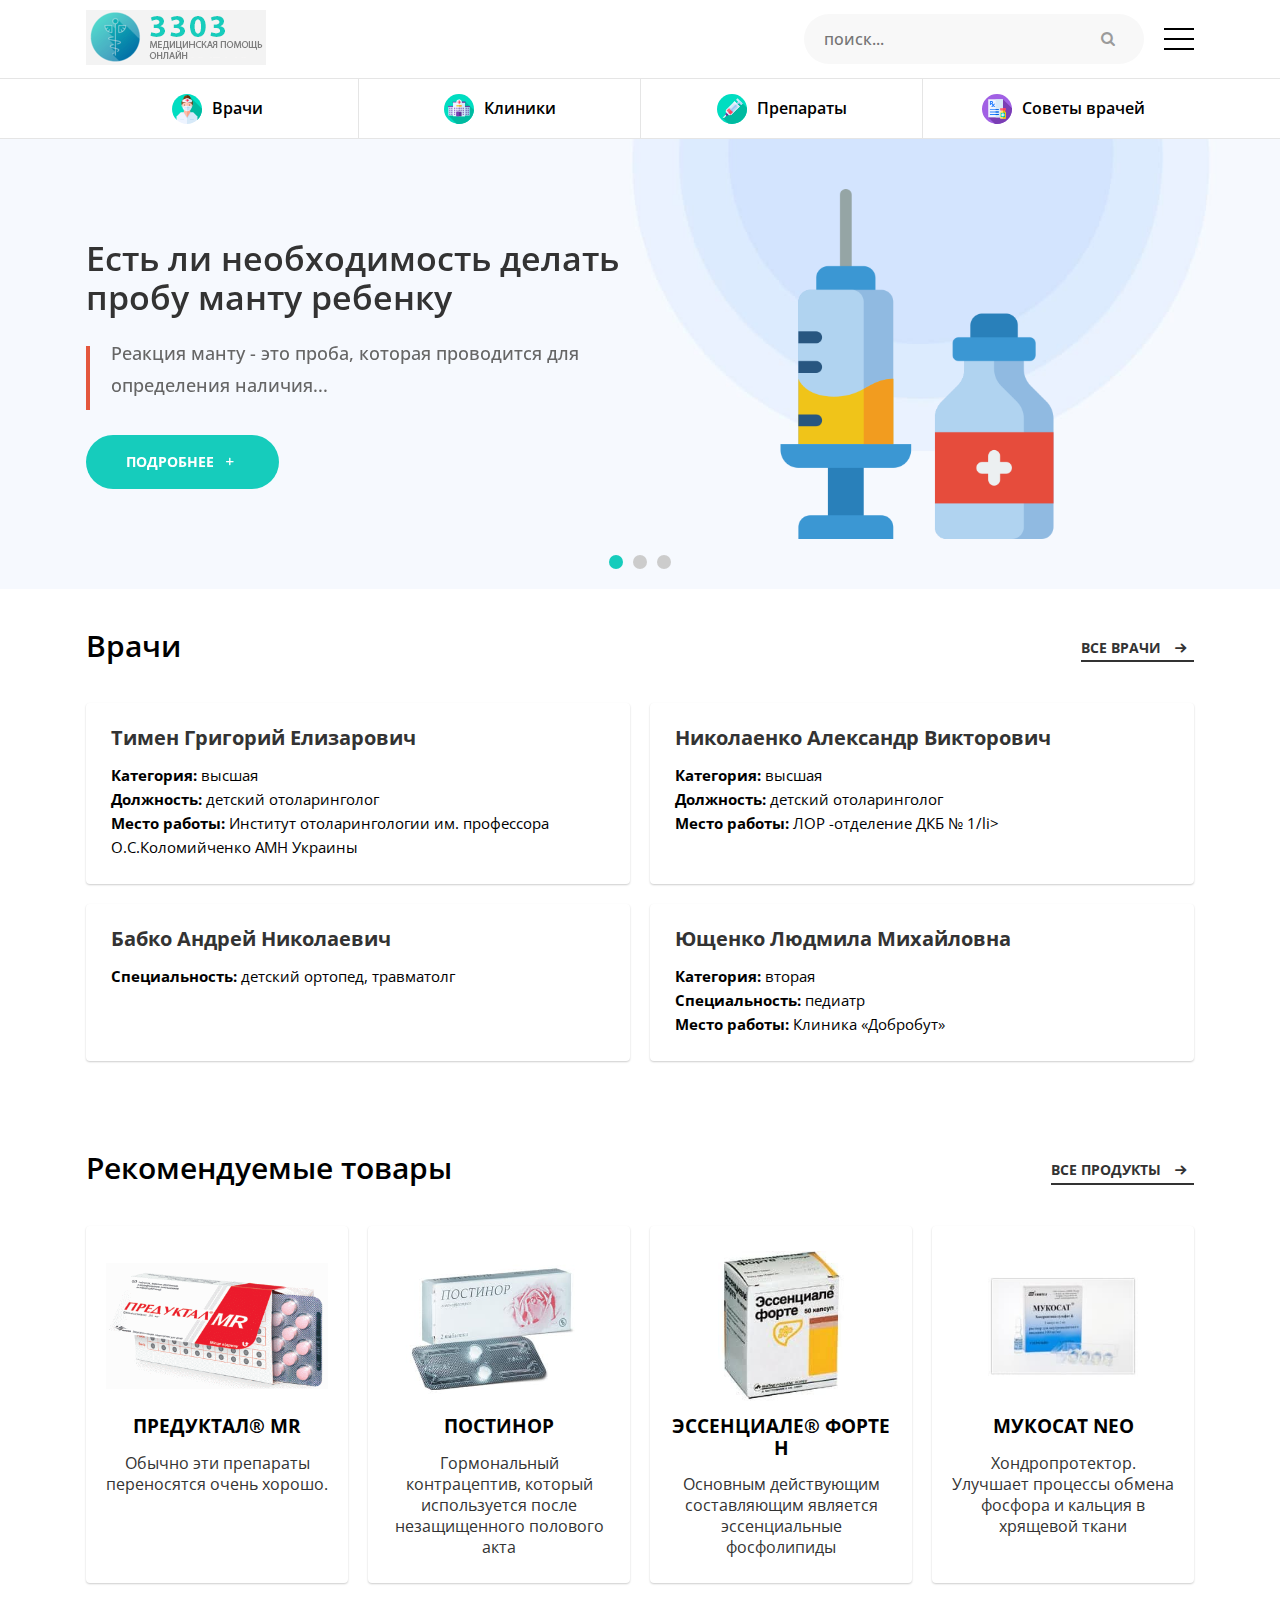
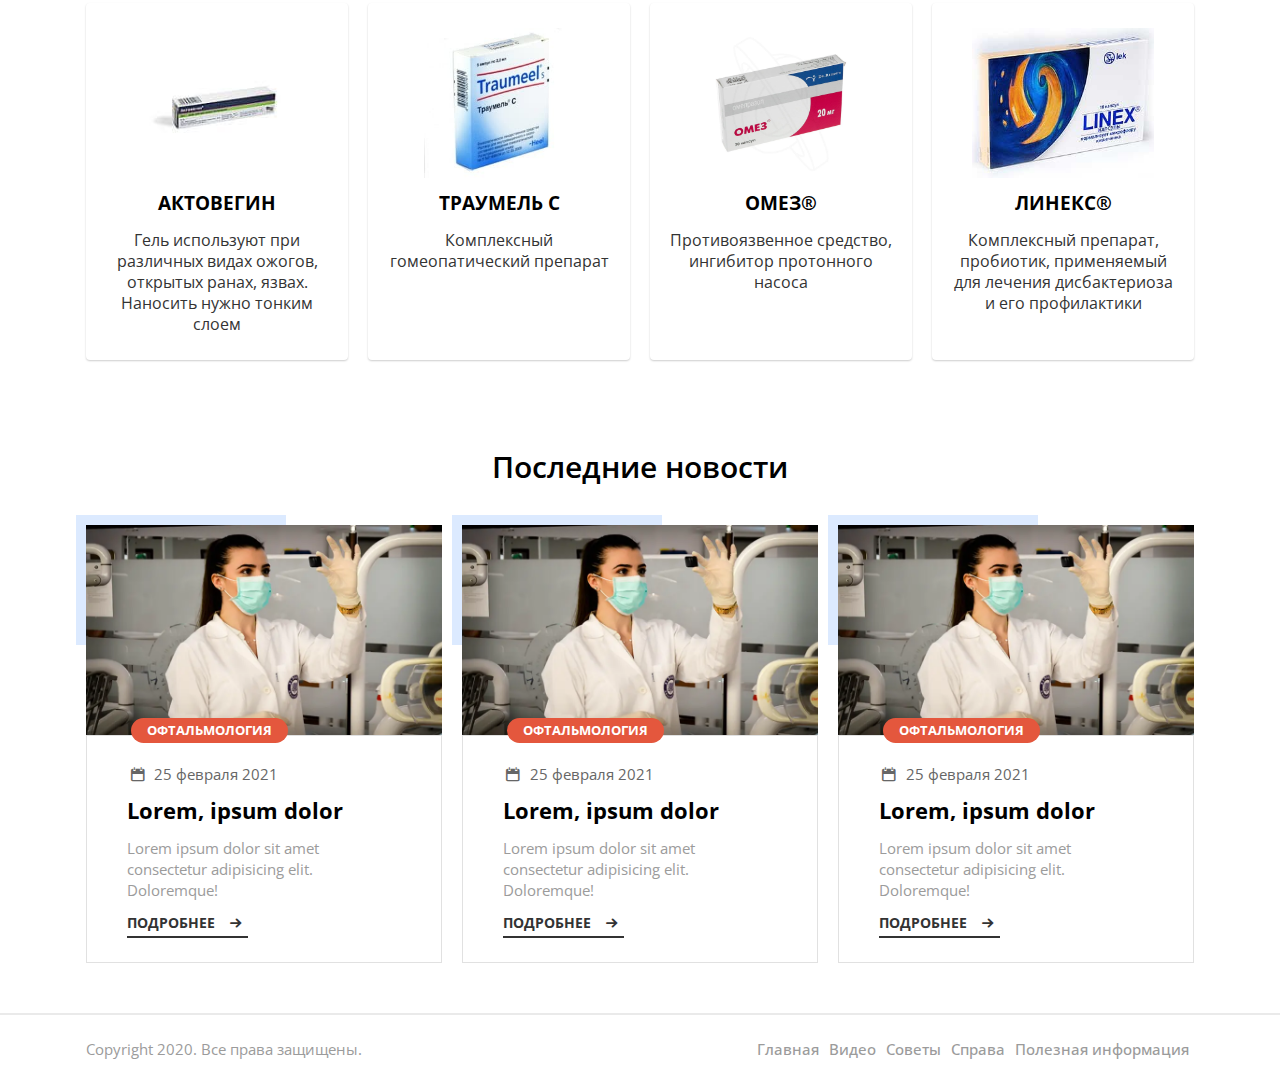
<file: index.html>
<!DOCTYPE html>
<html lang="ru">

<head>
    <meta charset="UTF-8">
    <meta http-equiv="X-UA-Compatible" content="IE=edge">
    <meta name="viewport" content="width=device-width, initial-scale=1.0">
    <link rel="stylesheet" href="css/style.min.css">
    <title>test</title>
</head>


<body>
    <header class="header">
    <div id="nav" class="navbar">
        <div class="navbar-top">
            <div class="container">
                <div class="navbar-wrap">
                    <a href="/" class="navbar__logo">
                        <img src="img/logo.png" alt="logo">
                    </a>
                    
                    <div class="navbar__search">
                        <div class="navbar__search-btn">
                            <i class="icon-search"></i>
                        </div>
                        <form action="" class="search">
                            <input type="text" placeholder="поиск...">
                            <button type="submit">
                                <i class="icon-search"></i>
                            </button>
                        </form>
                    </div>
                    <div class="navbar__collapse">
                        <span></span>
                    </div>
                    <div class="navbar-menu">
                        <div class="navbar-menu--close">
                            <i class="icon-cancel"></i>
                        </div>
                        <ul class="navbar__primary-menu">
                            <li><a href="/">Главная</a></li>
                            <li><a href="#">Видео</a></li>
                            <li class="has-dropdown">
                                <a href="#">Советы <i class="icon-plus"></i></a>
                                <ul class="sub-menu">
                                    <li><a href="#">Психология</a>
                                    <li><a href="#">Педиатрия</a>
                                    <li><a href="#">Урология</a>
                                    <li><a href="#">Гинекология</a>
                                    <li><a href="#">Диетология</a>
                                    <li><a href="#">Кардиология</a>
                                    <li><a href="#">Гастроэнтерология</a>
                                    <li><a href="#">Аллергология</a>
                                    <li><a href="#">Дерматология</a>
                                    <li><a href="#">Имуннология</a>
                                    <li><a href="#">Инфекционные заболевания</a>
                                    <li><a href="#">Отоларингология</a>
                                    <li><a href="#">Стоматология</a>
                                    <li><a href="#">Ортопедия</a>
                                    <li><a href="#">Токсикология</a>
                                    <li><a href="#">Хирургия</a>
                                </ul>
                            </li>
                            <li class="has-dropdown">
                                <a href="#">Справа <i class="icon-plus"></i></a>
                                <ul class="sub-menu">
                                    <li><a href="#">Врачи</a></li>
                                    <li><a href="#">Клиники</a></li>
                                    <li><a href="#">Аптеки</a></li>
                                    <li><a href="#">Препараты</a></li>
                                </ul>
                            </li>
                            <li class="has-dropdown">
                                <a href="#">Полезная информация <i class="icon-plus"></i></a>
                                <ul class="sub-menu">
                                    <li><a href="#">Беременость и роды</a></li>
                                    <li><a href="#">Здоровье ребенка</a></li>
                                    <li><a href="#">Психология или интересные факты о нас</a></li>
                                    <li><a href="#">Только для взрослых</a></li>
                                    <li><a href="#">Питание. Фигура и здоровье</a></li>
                                </ul>
                            </li>
                        </ul>
                    </div>
                </div>
            </div>
        </div>
        <div class="navbar-bottom">
            <div class="container">
                <ul class="navbar__secondary-menu js-secondary-menu">
                    <li><a href="#"><i class="navbar__secondary-menu--docs"></i> Врачи</a></li>
                    <li><a href="#"><i class="navbar__secondary-menu--clinic"></i> Клиники</a></li>
                    <li><a href="#"><i class="navbar__secondary-menu--drugs"></i> Препараты</a></li>
                    <li><a href="#"><i class="navbar__secondary-menu--advice"></i> Советы врачей</a></li>
                </ul>
            </div>
        </div>
    </div>
</header>

    <main>
        <section class="slider" style="background-image: url('img/slider-hero-bg.jpg');">
    <div class="container">
        <div class="slider__list js-slider">
            <div class="slide">
                <div class="slide-wrap">
                    <div class="slide-col">
                        <h2 class="slide__title">Есть ли необходимость делать пробу манту ребенку</h2>
                        <p class="slide__description">Реакция манту - это проба, которая проводится для определения наличия...</p>
                        <a href="#" class="c-btn">Подробнее <i class="icon-plus"></i></a>
                    </div>
                    <div class="slide-col">
                        <div class="slide__img">
                            <img src="img/2934700.png" alt="2934700">
                        </div>
                    </div>
                </div>
            </div>
            <div class="slide">
                <div class="slide-wrap">
                    <div class="slide-col">
                        <h2 class="slide__title">Друге літо поспіль</h2>
                        <p class="slide__description">Якщо ви помітили, що симптоми виникають у той самий час...</p>
                    </div>
                    <div class="slide-col">
                        <div class="slide__img">
                            <img src="img/2934700.png" alt="2934700">
                        </div>
                    </div>
                </div>
            </div>
            <div class="slide">
                <div class="slide-wrap">
                    <div class="slide-col">
                        <h2 class="slide__title">Ребенок разговаривает сам с собой</h2>
                        <p class="slide__description">Ученые, проводя эксперименты, довели, что если деткам (в возрасте 4-8 лет)...</p>
                    </div>
                    <div class="slide-col">
                        <div class="slide__img">
                            <img src="img/2934700.png" alt="2934700">
                        </div>
                    </div>
                </div>
            </div>
        </div>
    </div>
</section>

        <section class="doctors">
    <div class="container">
        <div class="doctors-row">
            <h2 class="doctors__title">Врачи</h2>
            <a class="doctors__btn btn" href="#">Все врачи <i class="icon-right-small"></i></a>
        </div>
        <ul class="doctors__list">
            <li class="doctors__item">
                <h3><a href="#">Тимен Григорий Елизарович</a></h3>
                <ul>
                    <li><strong>Категория:</strong> высшая</li>
                    <li><strong>Должность:</strong> детский отоларинголог</li>
                    <li><strong>Место работы:</strong> Институт отоларингологии им. профессора О.С.Коломийченко АМН Украины</li>
                </ul>
            </li>
            <li class="doctors__item">
                <h3><a href="#">Николаенко Александр Викторович</a></h3>
                <ul>
                    <li><strong>Категория:</strong> высшая</li>
                    <li><strong>Должность:</strong> детский отоларинголог</li>
                    <li><strong>Место работы:</strong> ЛОР -отделение ДКБ № 1/li>
                </ul>
            </li>
            <li class="doctors__item">
                <h3><a href="#">Бабко Андрей Николаевич</a></h3>
                <ul>
                    <li><strong>Специальность:</strong> детский ортопед, травматолг</li>
                </ul>
            </li>
            <li class="doctors__item">
                <h3><a href="#">Ющенко Людмила Михайловна</a></h3>
                <ul>
                    <li><strong>Категория:</strong> вторая</li>
                    <li><strong>Специальность:</strong> педиатр</li>
                    <li><strong>Место работы:</strong> Клиника «Добробут»</li>
                </ul>
            </li>
        </ul>
    </div>
</section>

        <section class="products">
    <div class="container">
        <div class="products-row">
            <h2 class="products__title">Рекомендуемые товары</h2>
            <a class="products__btn btn" href="#">Все продукты <i class="icon-right-small"></i></a>
        </div>
        <div class="products__list">
            <div class="product">
                <div class="product__img">
                    <a href="#"><img src="img/preducal.jpg" alt="ПРЕДУКТАЛ®"></a>
                </div>
                <div class="product__text">
                    <h4><a href="#">ПРЕДУКТАЛ® MR</a></h4>
                    <p>Обычно эти препараты переносятся очень хорошо.</p>
                </div>
            </div>
            <div class="product">
                <div class="product__img">
                    <a href="#"><img src="img/postinor.jpg" alt="ПОСТИНОР"></a>
                </div>
                <div class="product__text">
                    <h4><a href="#">ПОСТИНОР</a></h4>
                    <p>Гормональный контрацептив, который используется после незащищенного полового акта</p>
                </div>
            </div>
            <div class="product">
                <div class="product__img">
                    <a href="#"><img src="img/esenciale.jpg" alt="ЭССЕНЦИАЛЕ® ФОРТЕ Н"></a>
                </div>
                <div class="product__text">
                    <h4><a href="#">ЭССЕНЦИАЛЕ® ФОРТЕ Н</a></h4>
                    <p>Основным действующим составляющим является эссенциальные фосфолипиды</p>
                </div>
            </div>
            <div class="product">
                <div class="product__img">
                    <a href="#"><img src="img/mukosat.jpg" alt="МУКОСАТ NEO"></a>
                </div>
                <div class="product__text">
                    <h4><a href="#">МУКОСАТ NEO</a></h4>
                    <p>Хондропротектор. Улучшает процессы обмена фосфора и кальция в хрящевой ткани</p>
                </div>
            </div>
            <div class="product">
                <div class="product__img">
                    <a href="#"><img src="img/aktovegin.jpg" alt="АКТОВЕГИН"></a>
                </div>
                <div class="product__text">
                    <h4><a href="#">АКТОВЕГИН</a></h4>
                    <p>Гель используют при различных видах ожогов, открытых ранах, язвах. Наносить нужно тонким слоем</p>
                </div>
            </div>
            <div class="product">
                <div class="product__img">
                    <a href="#"><img src="img/traumel.jpg" alt="ТРАУМЕЛЬ С"></a>
                </div>
                <div class="product__text">
                    <h4><a href="#">ТРАУМЕЛЬ С</a></h4>
                    <p>Комплексный гомеопатический препарат</p>
                </div>
            </div>
            <div class="product">
                <div class="product__img">
                    <a href="#"><img src="img/omez.jpg" alt="ОМЕЗ®"></a>
                </div>
                <div class="product__text">
                    <h4><a href="#">ОМЕЗ®</a></h4>
                    <p>Противоязвенное средство, ингибитор протонного насоса</p>
                </div>
            </div>
            <div class="product">
                <div class="product__img">
                    <a href="#"><img src="img/linex.jpg" alt="ЛИНЕКС®"></a>
                </div>
                <div class="product__text">
                    <h4><a href="#">ЛИНЕКС®</a></h4>
                    <p>Комплексный препарат,  пробиотик, применяемый для лечения дисбактериоза и его профилактики</p>
                </div>
            </div>
        </div>
    </div>
</section>

        <section class="news">
    <div class="container">
        <h2 class="news__title">Последние новости</h2>
        <div class="news__list">
            <article class="news__item">
                <div class="news__item-img">
                    <a href="#">
                        <img src="img/b-01.webp" alt="b">
                    </a>
                    <span class="news__item-tag">Офтальмология</span>
                </div>
                <div class="news__item-text">
                    <div class="news__item-date">
                        <i class="icon-calendar"></i>
                        <a href="#">25 февраля 2021</a>
                    </div>
                    <h4><a href="#">Lorem, ipsum dolor</a></h4>
                    <p>Lorem ipsum dolor sit amet consectetur adipisicing elit. Doloremque!</p>
                    <a class="news__item-btn btn" href="#">Подробнее <i class="icon-right-small"></i></a>
                </div>
            </article>
            <article class="news__item">
                <div class="news__item-img">
                    <a href="#">
                        <img src="img/b-01.webp" alt="b">
                    </a>
                    <span class="news__item-tag">Офтальмология</span>
                </div>
                <div class="news__item-text">
                    <div class="news__item-date">
                        <i class="icon-calendar"></i>
                        <a href="#">25 февраля 2021</a>
                    </div>
                    <h4><a href="#">Lorem, ipsum dolor</a></h4>
                    <p>Lorem ipsum dolor sit amet consectetur adipisicing elit. Doloremque!</p>
                    <a class="news__item-btn btn" href="#">Подробнее <i class="icon-right-small"></i></a>
                </div>
            </article>
            <article class="news__item">
                <div class="news__item-img">
                    <a href="#">
                        <img src="img/b-01.webp" alt="b">
                    </a>
                    <span class="news__item-tag">Офтальмология</span>
                </div>
                <div class="news__item-text">
                    <div class="news__item-date">
                        <i class="icon-calendar"></i>
                        <a href="#">25 февраля 2021</a>
                    </div>
                    <h4><a href="#">Lorem, ipsum dolor</a></h4>
                    <p>Lorem ipsum dolor sit amet consectetur adipisicing elit. Doloremque!</p>
                    <a class="news__item-btn btn" href="#">Подробнее <i class="icon-right-small"></i></a>
                </div>
            </article>
        </div>
    </div>
</section>
    </main>

    <footer class="footer">
    <div class="container">
        <div class="footer-wrap">
            <div class="footer__copyright">
                <p>Copyright 2020. Все права защищены.</p>
            </div>
            <ul class="footer__menu">
                <li><a href="#">Главная</a></li>
                <li><a href="#">Видео</a></li>
                <li><a href="#">Советы</a></li>
                <li><a href="#">Справа</a></li>
                <li><a href="#">Полезная информация</a></li>
            </ul>
        </div>
    </div>
</footer>

    <script src="js/libs.min.js"></script>
<script src="js/main.js"></script>
</body>
</html>
</file>
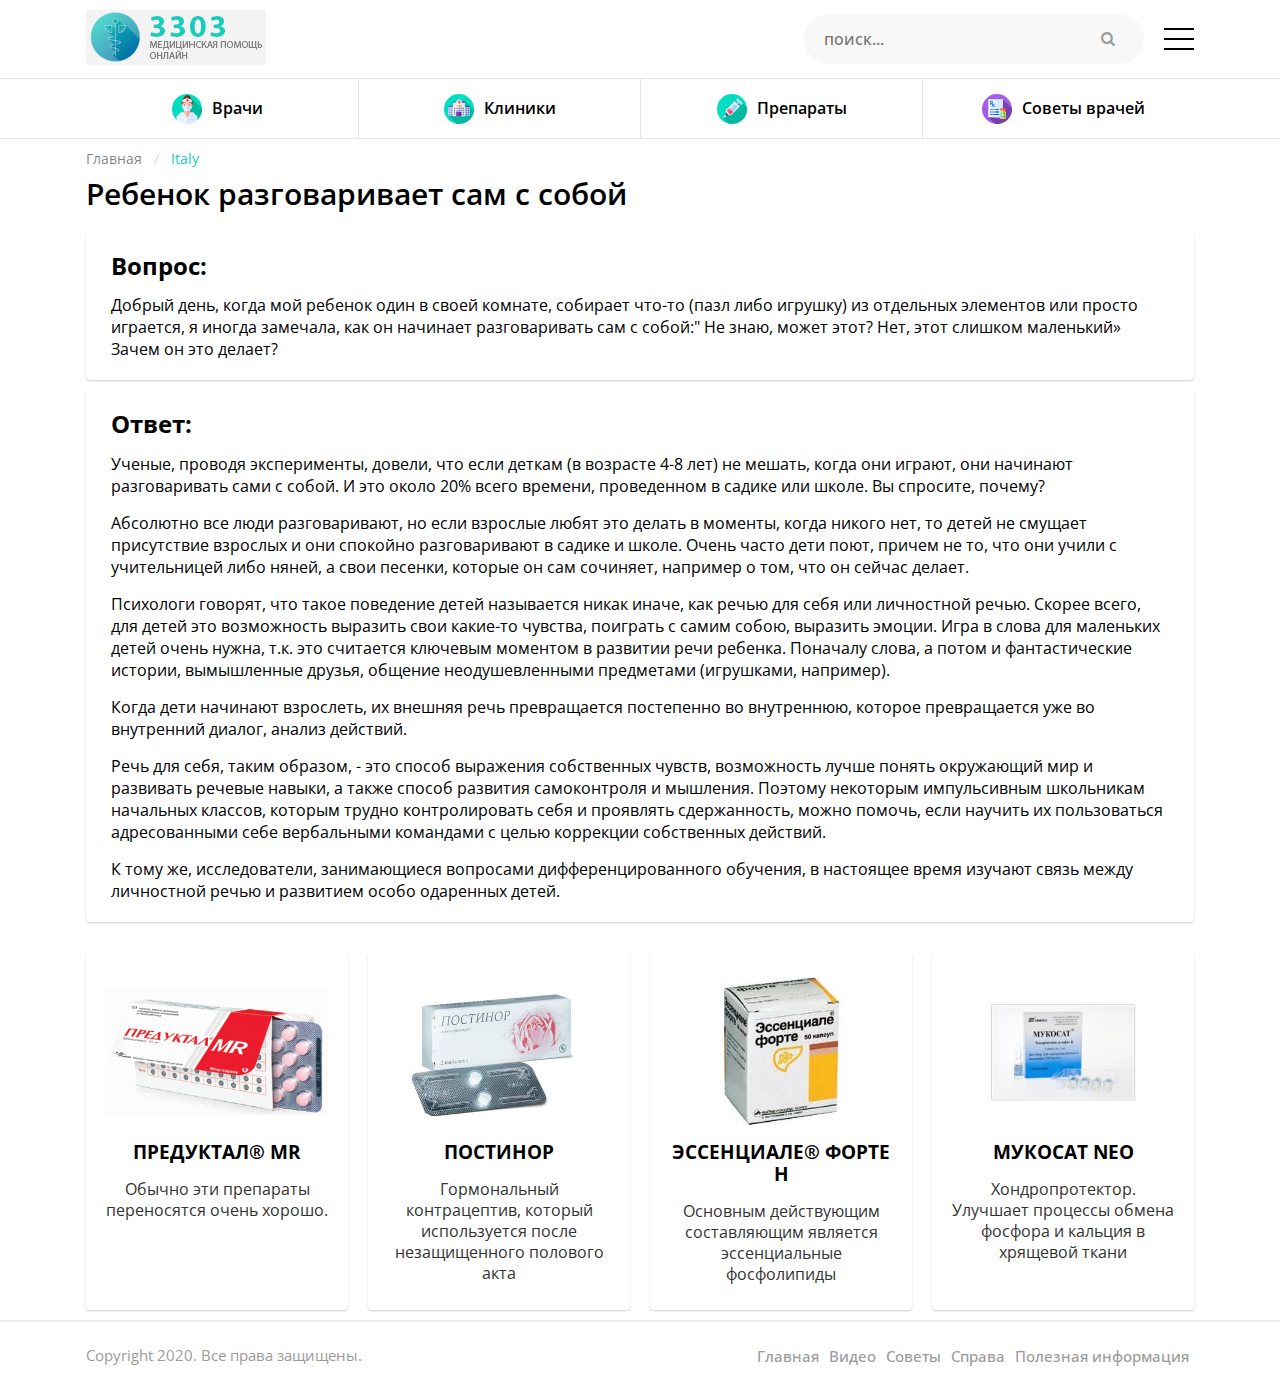
<file: advice.html>
<!DOCTYPE html>
<html lang="ru">

<head>
    <meta charset="UTF-8">
    <meta http-equiv="X-UA-Compatible" content="IE=edge">
    <meta name="viewport" content="width=device-width, initial-scale=1.0">
    <link rel="stylesheet" href="css/style.min.css">
    <title>test</title>
</head>


<body>
    <header class="header">
    <div id="nav" class="navbar">
        <div class="navbar-top">
            <div class="container">
                <div class="navbar-wrap">
                    <a href="/" class="navbar__logo">
                        <img src="img/logo.png" alt="logo">
                    </a>
                    
                    <div class="navbar__search">
                        <div class="navbar__search-btn">
                            <i class="icon-search"></i>
                        </div>
                        <form action="" class="search">
                            <input type="text" placeholder="поиск...">
                            <button type="submit">
                                <i class="icon-search"></i>
                            </button>
                        </form>
                    </div>
                    <div class="navbar__collapse">
                        <span></span>
                    </div>
                    <div class="navbar-menu">
                        <div class="navbar-menu--close">
                            <i class="icon-cancel"></i>
                        </div>
                        <ul class="navbar__primary-menu">
                            <li><a href="/">Главная</a></li>
                            <li><a href="#">Видео</a></li>
                            <li class="has-dropdown">
                                <a href="#">Советы <i class="icon-plus"></i></a>
                                <ul class="sub-menu">
                                    <li><a href="#">Психология</a>
                                    <li><a href="#">Педиатрия</a>
                                    <li><a href="#">Урология</a>
                                    <li><a href="#">Гинекология</a>
                                    <li><a href="#">Диетология</a>
                                    <li><a href="#">Кардиология</a>
                                    <li><a href="#">Гастроэнтерология</a>
                                    <li><a href="#">Аллергология</a>
                                    <li><a href="#">Дерматология</a>
                                    <li><a href="#">Имуннология</a>
                                    <li><a href="#">Инфекционные заболевания</a>
                                    <li><a href="#">Отоларингология</a>
                                    <li><a href="#">Стоматология</a>
                                    <li><a href="#">Ортопедия</a>
                                    <li><a href="#">Токсикология</a>
                                    <li><a href="#">Хирургия</a>
                                </ul>
                            </li>
                            <li class="has-dropdown">
                                <a href="#">Справа <i class="icon-plus"></i></a>
                                <ul class="sub-menu">
                                    <li><a href="#">Врачи</a></li>
                                    <li><a href="#">Клиники</a></li>
                                    <li><a href="#">Аптеки</a></li>
                                    <li><a href="#">Препараты</a></li>
                                </ul>
                            </li>
                            <li class="has-dropdown">
                                <a href="#">Полезная информация <i class="icon-plus"></i></a>
                                <ul class="sub-menu">
                                    <li><a href="#">Беременость и роды</a></li>
                                    <li><a href="#">Здоровье ребенка</a></li>
                                    <li><a href="#">Психология или интересные факты о нас</a></li>
                                    <li><a href="#">Только для взрослых</a></li>
                                    <li><a href="#">Питание. Фигура и здоровье</a></li>
                                </ul>
                            </li>
                        </ul>
                    </div>
                </div>
            </div>
        </div>
        <div class="navbar-bottom">
            <div class="container">
                <ul class="navbar__secondary-menu js-secondary-menu">
                    <li><a href="#"><i class="navbar__secondary-menu--docs"></i> Врачи</a></li>
                    <li><a href="#"><i class="navbar__secondary-menu--clinic"></i> Клиники</a></li>
                    <li><a href="#"><i class="navbar__secondary-menu--drugs"></i> Препараты</a></li>
                    <li><a href="#"><i class="navbar__secondary-menu--advice"></i> Советы врачей</a></li>
                </ul>
            </div>
        </div>
    </div>
</header>

    <main>
        
        <div class="breadcrumb">
    <div class="container">
        <ul>
            <li><a href="#">Главная</a></li>
            <li>Italy</li>
        </ul>
    </div>
</div>

        <div class="page-advices">
    <div class="container">
        <div class="page-wrap">
            <h2 class="page-advices__title page-title">Ребенок разговаривает сам с собой</h2>
            <div class="page-advice mt20">
                <div class="page-advice-question">
                    <span>Вопрос:</span>
                    <p>Добрый день, когда мой ребенок один в своей комнате, собирает что-то (пазл либо игрушку) из отдельных элементов или просто играется, я иногда замечала, как он начинает разговаривать сам с собой:" Не знаю, может этот? Нет, этот слишком маленький» Зачем он это делает?</p>
                </div>
                <div class="page-advice-answer">
                    <span>Ответ:</span>
                    <p>Ученые, проводя эксперименты, довели, что если деткам (в возрасте 4-8 лет) не мешать, когда они играют, они начинают разговаривать сами с собой. И это около 20% всего времени, проведенном в садике или школе. Вы спросите, почему?</p>
                    <p>Абсолютно все люди разговаривают, но если взрослые любят это делать в моменты, когда никого нет, то детей не смущает присутствие взрослых и они спокойно разговаривают в садике и школе. Очень часто дети поют, причем не то, что они учили с учительницей либо няней, а свои песенки, которые он сам сочиняет, например о том, что он сейчас делает.</p>
                    <p>Психологи говорят, что такое поведение детей называется никак иначе, как речью для себя или личностной речью. Скорее всего, для детей это возможность выразить свои какие-то чувства, поиграть с самим собою, выразить эмоции. Игра в слова для маленьких детей очень нужна, т.к. это считается ключевым моментом в развитии речи ребенка. Поначалу слова, а потом и фантастические истории, вымышленные друзья, общение  неодушевленными предметами (игрушками, например).</p>
                    <p>Когда дети начинают взрослеть, их внешняя речь превращается постепенно во внутреннюю, которое превращается уже во внутренний диалог, анализ действий.</p>
                    <p>Речь для себя, таким образом, - это способ выражения собственных чувств, возможность лучше понять окружающий мир и развивать речевые навыки, а также способ развития самоконтроля и мышления. Поэтому некоторым импульсивным школьникам начальных классов, которым трудно контролировать себя и проявлять сдержанность, можно помочь, если научить их пользоваться адресованными себе вербальными командами с целью коррекции собственных действий.</p>
                    <p>К тому же, исследователи, занимающиеся вопросами дифференцированного обучения, в настоящее время изучают связь между личностной речью и развитием особо одаренных детей.</p>
                </div>
            </div>

            <div class="products__list mt20"><!--class js-products-->
    <div class="product">
        <div class="product__img">
            <a href="#"><img src="img/preducal.jpg" alt="ПРЕДУКТАЛ®"></a>
        </div>
        <div class="product__text">
            <h4><a href="#">ПРЕДУКТАЛ® MR</a></h4>
            <p>Обычно эти препараты переносятся очень хорошо.</p>
        </div>
    </div>
    <div class="product">
        <div class="product__img">
            <a href="#"><img src="img/postinor.jpg" alt="ПОСТИНОР"></a>
        </div>
        <div class="product__text">
            <h4><a href="#">ПОСТИНОР</a></h4>
            <p>Гормональный контрацептив, который используется после незащищенного полового акта</p>
        </div>
    </div>
    <div class="product">
        <div class="product__img">
            <a href="#"><img src="img/esenciale.jpg" alt="ЭССЕНЦИАЛЕ® ФОРТЕ Н"></a>
        </div>
        <div class="product__text">
            <h4><a href="#">ЭССЕНЦИАЛЕ® ФОРТЕ Н</a></h4>
            <p>Основным действующим составляющим является эссенциальные фосфолипиды</p>
        </div>
    </div>
    <div class="product">
        <div class="product__img">
            <a href="#"><img src="img/mukosat.jpg" alt="МУКОСАТ NEO"></a>
        </div>
        <div class="product__text">
            <h4><a href="#">МУКОСАТ NEO</a></h4>
            <p>Хондропротектор. Улучшает процессы обмена фосфора и кальция в хрящевой ткани</p>
        </div>
    </div>
</div>
        </div>
    </div>
</div>

    </main>

    <footer class="footer">
    <div class="container">
        <div class="footer-wrap">
            <div class="footer__copyright">
                <p>Copyright 2020. Все права защищены.</p>
            </div>
            <ul class="footer__menu">
                <li><a href="#">Главная</a></li>
                <li><a href="#">Видео</a></li>
                <li><a href="#">Советы</a></li>
                <li><a href="#">Справа</a></li>
                <li><a href="#">Полезная информация</a></li>
            </ul>
        </div>
    </div>
</footer>

    <script src="js/libs.min.js"></script>
<script src="js/main.js"></script>
</body>
</html>
</file>
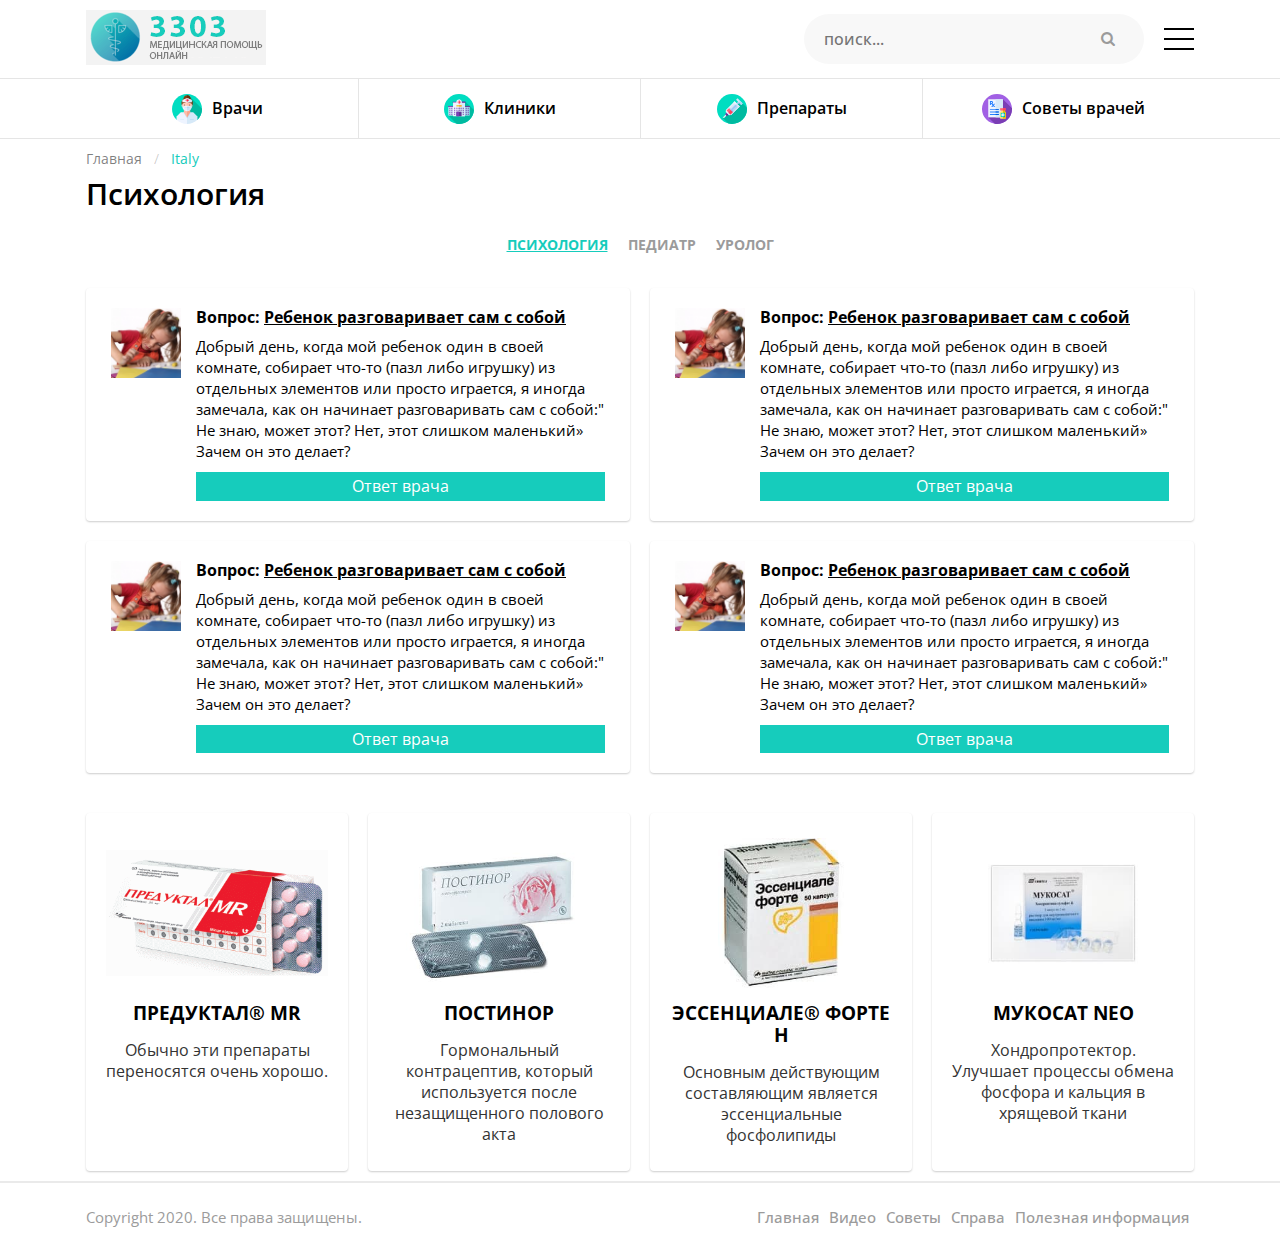
<file: advices-doc.html>
<!DOCTYPE html>
<html lang="ru">

<head>
    <meta charset="UTF-8">
    <meta http-equiv="X-UA-Compatible" content="IE=edge">
    <meta name="viewport" content="width=device-width, initial-scale=1.0">
    <link rel="stylesheet" href="css/style.min.css">
    <title>test</title>
</head>


<body>
    <header class="header">
    <div id="nav" class="navbar">
        <div class="navbar-top">
            <div class="container">
                <div class="navbar-wrap">
                    <a href="/" class="navbar__logo">
                        <img src="img/logo.png" alt="logo">
                    </a>
                    
                    <div class="navbar__search">
                        <div class="navbar__search-btn">
                            <i class="icon-search"></i>
                        </div>
                        <form action="" class="search">
                            <input type="text" placeholder="поиск...">
                            <button type="submit">
                                <i class="icon-search"></i>
                            </button>
                        </form>
                    </div>
                    <div class="navbar__collapse">
                        <span></span>
                    </div>
                    <div class="navbar-menu">
                        <div class="navbar-menu--close">
                            <i class="icon-cancel"></i>
                        </div>
                        <ul class="navbar__primary-menu">
                            <li><a href="/">Главная</a></li>
                            <li><a href="#">Видео</a></li>
                            <li class="has-dropdown">
                                <a href="#">Советы <i class="icon-plus"></i></a>
                                <ul class="sub-menu">
                                    <li><a href="#">Психология</a>
                                    <li><a href="#">Педиатрия</a>
                                    <li><a href="#">Урология</a>
                                    <li><a href="#">Гинекология</a>
                                    <li><a href="#">Диетология</a>
                                    <li><a href="#">Кардиология</a>
                                    <li><a href="#">Гастроэнтерология</a>
                                    <li><a href="#">Аллергология</a>
                                    <li><a href="#">Дерматология</a>
                                    <li><a href="#">Имуннология</a>
                                    <li><a href="#">Инфекционные заболевания</a>
                                    <li><a href="#">Отоларингология</a>
                                    <li><a href="#">Стоматология</a>
                                    <li><a href="#">Ортопедия</a>
                                    <li><a href="#">Токсикология</a>
                                    <li><a href="#">Хирургия</a>
                                </ul>
                            </li>
                            <li class="has-dropdown">
                                <a href="#">Справа <i class="icon-plus"></i></a>
                                <ul class="sub-menu">
                                    <li><a href="#">Врачи</a></li>
                                    <li><a href="#">Клиники</a></li>
                                    <li><a href="#">Аптеки</a></li>
                                    <li><a href="#">Препараты</a></li>
                                </ul>
                            </li>
                            <li class="has-dropdown">
                                <a href="#">Полезная информация <i class="icon-plus"></i></a>
                                <ul class="sub-menu">
                                    <li><a href="#">Беременость и роды</a></li>
                                    <li><a href="#">Здоровье ребенка</a></li>
                                    <li><a href="#">Психология или интересные факты о нас</a></li>
                                    <li><a href="#">Только для взрослых</a></li>
                                    <li><a href="#">Питание. Фигура и здоровье</a></li>
                                </ul>
                            </li>
                        </ul>
                    </div>
                </div>
            </div>
        </div>
        <div class="navbar-bottom">
            <div class="container">
                <ul class="navbar__secondary-menu js-secondary-menu">
                    <li><a href="#"><i class="navbar__secondary-menu--docs"></i> Врачи</a></li>
                    <li><a href="#"><i class="navbar__secondary-menu--clinic"></i> Клиники</a></li>
                    <li><a href="#"><i class="navbar__secondary-menu--drugs"></i> Препараты</a></li>
                    <li><a href="#"><i class="navbar__secondary-menu--advice"></i> Советы врачей</a></li>
                </ul>
            </div>
        </div>
    </div>
</header>

    <main>
        
        <div class="breadcrumb">
    <div class="container">
        <ul>
            <li><a href="#">Главная</a></li>
            <li>Italy</li>
        </ul>
    </div>
</div>

        <div class="page-advices">
    <div class="container">
        <div class="page-wrap">
            <h2 class="page-advices__title page-title">Психология</h2>
            <div class="a-link mt20">
                <a class="active" href="#">Психология</a>
                <a href="#">Педиатр</a>
                <a href="#">Уролог</a>
            </div>
            <div class="page-advices-list mt20">
                <div class="page-advices__item">
                    <div class="page-advices__item_img">
                        <img src="img/faq.png" alt="">
                    </div>
                    <div class="page-advices__item_text">
                        <h3>Вопрос: <a href="#">Ребенок разговаривает сам с собой</a></h3>
                        <p>Добрый день, когда мой ребенок один в своей комнате, собирает что-то (пазл либо игрушку) из отдельных элементов или просто играется, я иногда замечала, как он начинает разговаривать сам с собой:" Не знаю, может этот? Нет, этот слишком маленький» Зачем он это делает?</p>
                        <a href="#">Ответ врача</a>
                    </div>
                </div>
                <div class="page-advices__item">
                    <div class="page-advices__item_img">
                        <img src="img/faq.png" alt="">
                    </div>
                    <div class="page-advices__item_text">
                        <h3>Вопрос: <a href="#">Ребенок разговаривает сам с собой</a></h3>
                        <p>Добрый день, когда мой ребенок один в своей комнате, собирает что-то (пазл либо игрушку) из отдельных элементов или просто играется, я иногда замечала, как он начинает разговаривать сам с собой:" Не знаю, может этот? Нет, этот слишком маленький» Зачем он это делает?</p>
                        <a href="#">Ответ врача</a>
                    </div>
                </div>
                <div class="page-advices__item">
                    <div class="page-advices__item_img">
                        <img src="img/faq.png" alt="">
                    </div>
                    <div class="page-advices__item_text">
                        <h3>Вопрос: <a href="#">Ребенок разговаривает сам с собой</a></h3>
                        <p>Добрый день, когда мой ребенок один в своей комнате, собирает что-то (пазл либо игрушку) из отдельных элементов или просто играется, я иногда замечала, как он начинает разговаривать сам с собой:" Не знаю, может этот? Нет, этот слишком маленький» Зачем он это делает?</p>
                        <a href="#">Ответ врача</a>
                    </div>
                </div>
                <div class="page-advices__item">
                    <div class="page-advices__item_img">
                        <img src="img/faq.png" alt="">
                    </div>
                    <div class="page-advices__item_text">
                        <h3>Вопрос: <a href="#">Ребенок разговаривает сам с собой</a></h3>
                        <p>Добрый день, когда мой ребенок один в своей комнате, собирает что-то (пазл либо игрушку) из отдельных элементов или просто играется, я иногда замечала, как он начинает разговаривать сам с собой:" Не знаю, может этот? Нет, этот слишком маленький» Зачем он это делает?</p>
                        <a href="#">Ответ врача</a>
                    </div>
                </div>
            </div>

            <div class="products__list mt20"><!--class js-products-->
    <div class="product">
        <div class="product__img">
            <a href="#"><img src="img/preducal.jpg" alt="ПРЕДУКТАЛ®"></a>
        </div>
        <div class="product__text">
            <h4><a href="#">ПРЕДУКТАЛ® MR</a></h4>
            <p>Обычно эти препараты переносятся очень хорошо.</p>
        </div>
    </div>
    <div class="product">
        <div class="product__img">
            <a href="#"><img src="img/postinor.jpg" alt="ПОСТИНОР"></a>
        </div>
        <div class="product__text">
            <h4><a href="#">ПОСТИНОР</a></h4>
            <p>Гормональный контрацептив, который используется после незащищенного полового акта</p>
        </div>
    </div>
    <div class="product">
        <div class="product__img">
            <a href="#"><img src="img/esenciale.jpg" alt="ЭССЕНЦИАЛЕ® ФОРТЕ Н"></a>
        </div>
        <div class="product__text">
            <h4><a href="#">ЭССЕНЦИАЛЕ® ФОРТЕ Н</a></h4>
            <p>Основным действующим составляющим является эссенциальные фосфолипиды</p>
        </div>
    </div>
    <div class="product">
        <div class="product__img">
            <a href="#"><img src="img/mukosat.jpg" alt="МУКОСАТ NEO"></a>
        </div>
        <div class="product__text">
            <h4><a href="#">МУКОСАТ NEO</a></h4>
            <p>Хондропротектор. Улучшает процессы обмена фосфора и кальция в хрящевой ткани</p>
        </div>
    </div>
</div>
        </div>
    </div>
</div>

    </main>

    <footer class="footer">
    <div class="container">
        <div class="footer-wrap">
            <div class="footer__copyright">
                <p>Copyright 2020. Все права защищены.</p>
            </div>
            <ul class="footer__menu">
                <li><a href="#">Главная</a></li>
                <li><a href="#">Видео</a></li>
                <li><a href="#">Советы</a></li>
                <li><a href="#">Справа</a></li>
                <li><a href="#">Полезная информация</a></li>
            </ul>
        </div>
    </div>
</footer>

    <script src="js/libs.min.js"></script>
<script src="js/main.js"></script>
</body>
</html>
</file>
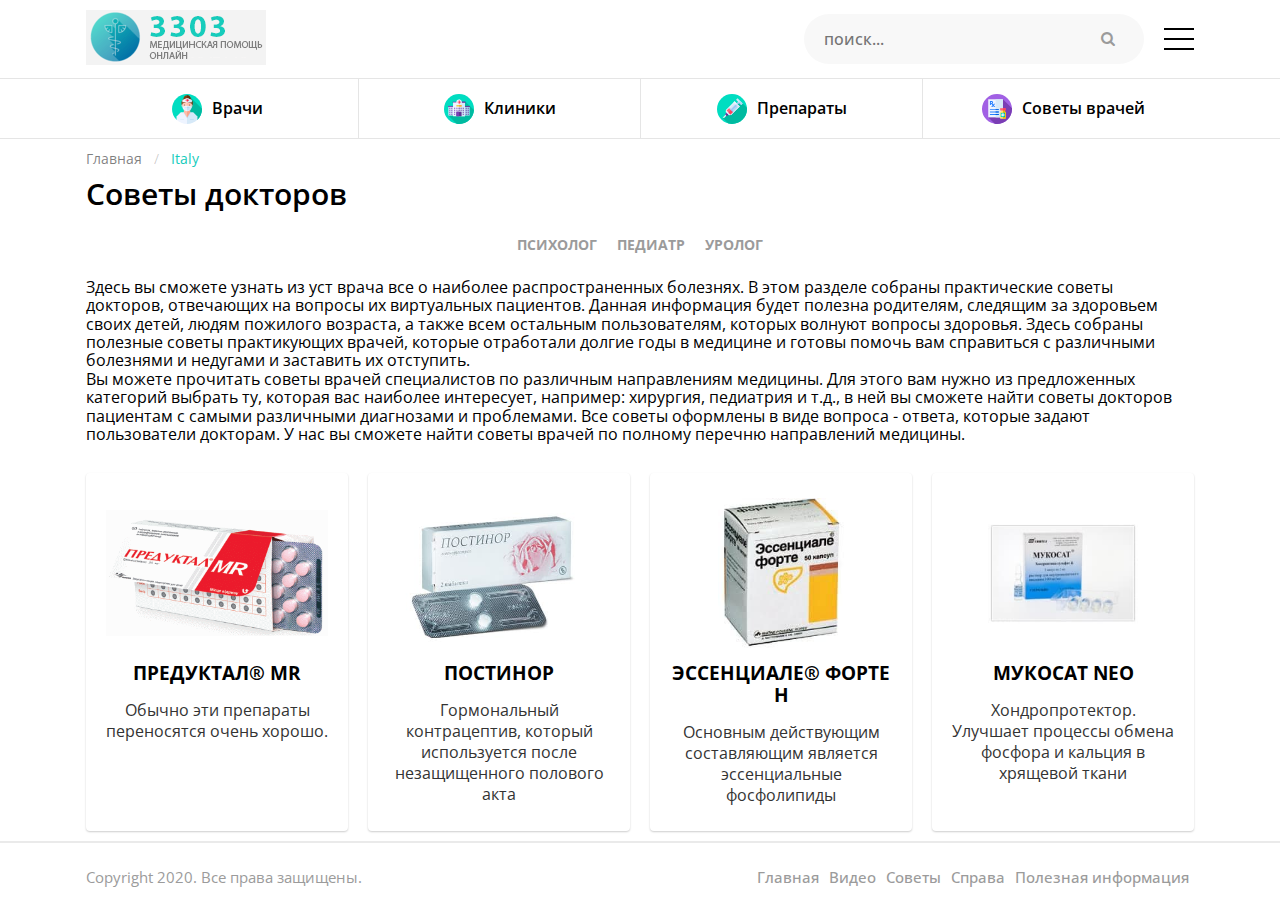
<file: advices.html>
<!DOCTYPE html>
<html lang="ru">

<head>
    <meta charset="UTF-8">
    <meta http-equiv="X-UA-Compatible" content="IE=edge">
    <meta name="viewport" content="width=device-width, initial-scale=1.0">
    <link rel="stylesheet" href="css/style.min.css">
    <title>test</title>
</head>


<body>
    <header class="header">
    <div id="nav" class="navbar">
        <div class="navbar-top">
            <div class="container">
                <div class="navbar-wrap">
                    <a href="/" class="navbar__logo">
                        <img src="img/logo.png" alt="logo">
                    </a>
                    
                    <div class="navbar__search">
                        <div class="navbar__search-btn">
                            <i class="icon-search"></i>
                        </div>
                        <form action="" class="search">
                            <input type="text" placeholder="поиск...">
                            <button type="submit">
                                <i class="icon-search"></i>
                            </button>
                        </form>
                    </div>
                    <div class="navbar__collapse">
                        <span></span>
                    </div>
                    <div class="navbar-menu">
                        <div class="navbar-menu--close">
                            <i class="icon-cancel"></i>
                        </div>
                        <ul class="navbar__primary-menu">
                            <li><a href="/">Главная</a></li>
                            <li><a href="#">Видео</a></li>
                            <li class="has-dropdown">
                                <a href="#">Советы <i class="icon-plus"></i></a>
                                <ul class="sub-menu">
                                    <li><a href="#">Психология</a>
                                    <li><a href="#">Педиатрия</a>
                                    <li><a href="#">Урология</a>
                                    <li><a href="#">Гинекология</a>
                                    <li><a href="#">Диетология</a>
                                    <li><a href="#">Кардиология</a>
                                    <li><a href="#">Гастроэнтерология</a>
                                    <li><a href="#">Аллергология</a>
                                    <li><a href="#">Дерматология</a>
                                    <li><a href="#">Имуннология</a>
                                    <li><a href="#">Инфекционные заболевания</a>
                                    <li><a href="#">Отоларингология</a>
                                    <li><a href="#">Стоматология</a>
                                    <li><a href="#">Ортопедия</a>
                                    <li><a href="#">Токсикология</a>
                                    <li><a href="#">Хирургия</a>
                                </ul>
                            </li>
                            <li class="has-dropdown">
                                <a href="#">Справа <i class="icon-plus"></i></a>
                                <ul class="sub-menu">
                                    <li><a href="#">Врачи</a></li>
                                    <li><a href="#">Клиники</a></li>
                                    <li><a href="#">Аптеки</a></li>
                                    <li><a href="#">Препараты</a></li>
                                </ul>
                            </li>
                            <li class="has-dropdown">
                                <a href="#">Полезная информация <i class="icon-plus"></i></a>
                                <ul class="sub-menu">
                                    <li><a href="#">Беременость и роды</a></li>
                                    <li><a href="#">Здоровье ребенка</a></li>
                                    <li><a href="#">Психология или интересные факты о нас</a></li>
                                    <li><a href="#">Только для взрослых</a></li>
                                    <li><a href="#">Питание. Фигура и здоровье</a></li>
                                </ul>
                            </li>
                        </ul>
                    </div>
                </div>
            </div>
        </div>
        <div class="navbar-bottom">
            <div class="container">
                <ul class="navbar__secondary-menu js-secondary-menu">
                    <li><a href="#"><i class="navbar__secondary-menu--docs"></i> Врачи</a></li>
                    <li><a href="#"><i class="navbar__secondary-menu--clinic"></i> Клиники</a></li>
                    <li><a href="#"><i class="navbar__secondary-menu--drugs"></i> Препараты</a></li>
                    <li><a href="#"><i class="navbar__secondary-menu--advice"></i> Советы врачей</a></li>
                </ul>
            </div>
        </div>
    </div>
</header>

    <main>
        
        <div class="breadcrumb">
    <div class="container">
        <ul>
            <li><a href="#">Главная</a></li>
            <li>Italy</li>
        </ul>
    </div>
</div>

        <div class="page-advices">
    <div class="container">
        <div class="page-wrap">
            <h2 class="page-advices__title page-title">Советы докторов</h2>
            <div class="a-link mt20">
                <a href="#">Психолог</a>
                <a href="#">Педиатр</a>
                <a href="#">Уролог</a>
            </div>
            <div class="page-advices-text mt20">
                <p>Здесь вы сможете узнать из уст врача все о  наиболее распространенных болезнях. В этом разделе собраны  практические советы докторов, отвечающих на вопросы  их виртуальных пациентов. Данная информация будет полезна родителям, следящим за здоровьем своих детей, людям пожилого возраста, а также всем остальным пользователям, которых волнуют вопросы здоровья. Здесь собраны полезные советы практикующих врачей, которые отработали долгие годы в медицине  и готовы помочь  вам справиться с различными болезнями и недугами и заставить их отступить.</p>
                <p>Вы можете  прочитать советы врачей специалистов по различным направлениям медицины. Для этого вам нужно  из предложенных категорий выбрать ту, которая вас наиболее интересует, например: хирургия, педиатрия и т.д., в ней вы  сможете найти советы докторов  пациентам с  самыми  различными диагнозами и проблемами. Все советы оформлены в виде вопроса - ответа, которые задают  пользователи докторам.  У нас вы сможете найти советы врачей по полному перечню направлений медицины.</p>
            </div>

            <div class="products__list mt20"><!--class js-products-->
    <div class="product">
        <div class="product__img">
            <a href="#"><img src="img/preducal.jpg" alt="ПРЕДУКТАЛ®"></a>
        </div>
        <div class="product__text">
            <h4><a href="#">ПРЕДУКТАЛ® MR</a></h4>
            <p>Обычно эти препараты переносятся очень хорошо.</p>
        </div>
    </div>
    <div class="product">
        <div class="product__img">
            <a href="#"><img src="img/postinor.jpg" alt="ПОСТИНОР"></a>
        </div>
        <div class="product__text">
            <h4><a href="#">ПОСТИНОР</a></h4>
            <p>Гормональный контрацептив, который используется после незащищенного полового акта</p>
        </div>
    </div>
    <div class="product">
        <div class="product__img">
            <a href="#"><img src="img/esenciale.jpg" alt="ЭССЕНЦИАЛЕ® ФОРТЕ Н"></a>
        </div>
        <div class="product__text">
            <h4><a href="#">ЭССЕНЦИАЛЕ® ФОРТЕ Н</a></h4>
            <p>Основным действующим составляющим является эссенциальные фосфолипиды</p>
        </div>
    </div>
    <div class="product">
        <div class="product__img">
            <a href="#"><img src="img/mukosat.jpg" alt="МУКОСАТ NEO"></a>
        </div>
        <div class="product__text">
            <h4><a href="#">МУКОСАТ NEO</a></h4>
            <p>Хондропротектор. Улучшает процессы обмена фосфора и кальция в хрящевой ткани</p>
        </div>
    </div>
</div>
        </div>
    </div>
</div>

    </main>

    <footer class="footer">
    <div class="container">
        <div class="footer-wrap">
            <div class="footer__copyright">
                <p>Copyright 2020. Все права защищены.</p>
            </div>
            <ul class="footer__menu">
                <li><a href="#">Главная</a></li>
                <li><a href="#">Видео</a></li>
                <li><a href="#">Советы</a></li>
                <li><a href="#">Справа</a></li>
                <li><a href="#">Полезная информация</a></li>
            </ul>
        </div>
    </div>
</footer>

    <script src="js/libs.min.js"></script>
<script src="js/main.js"></script>
</body>
</html>
</file>
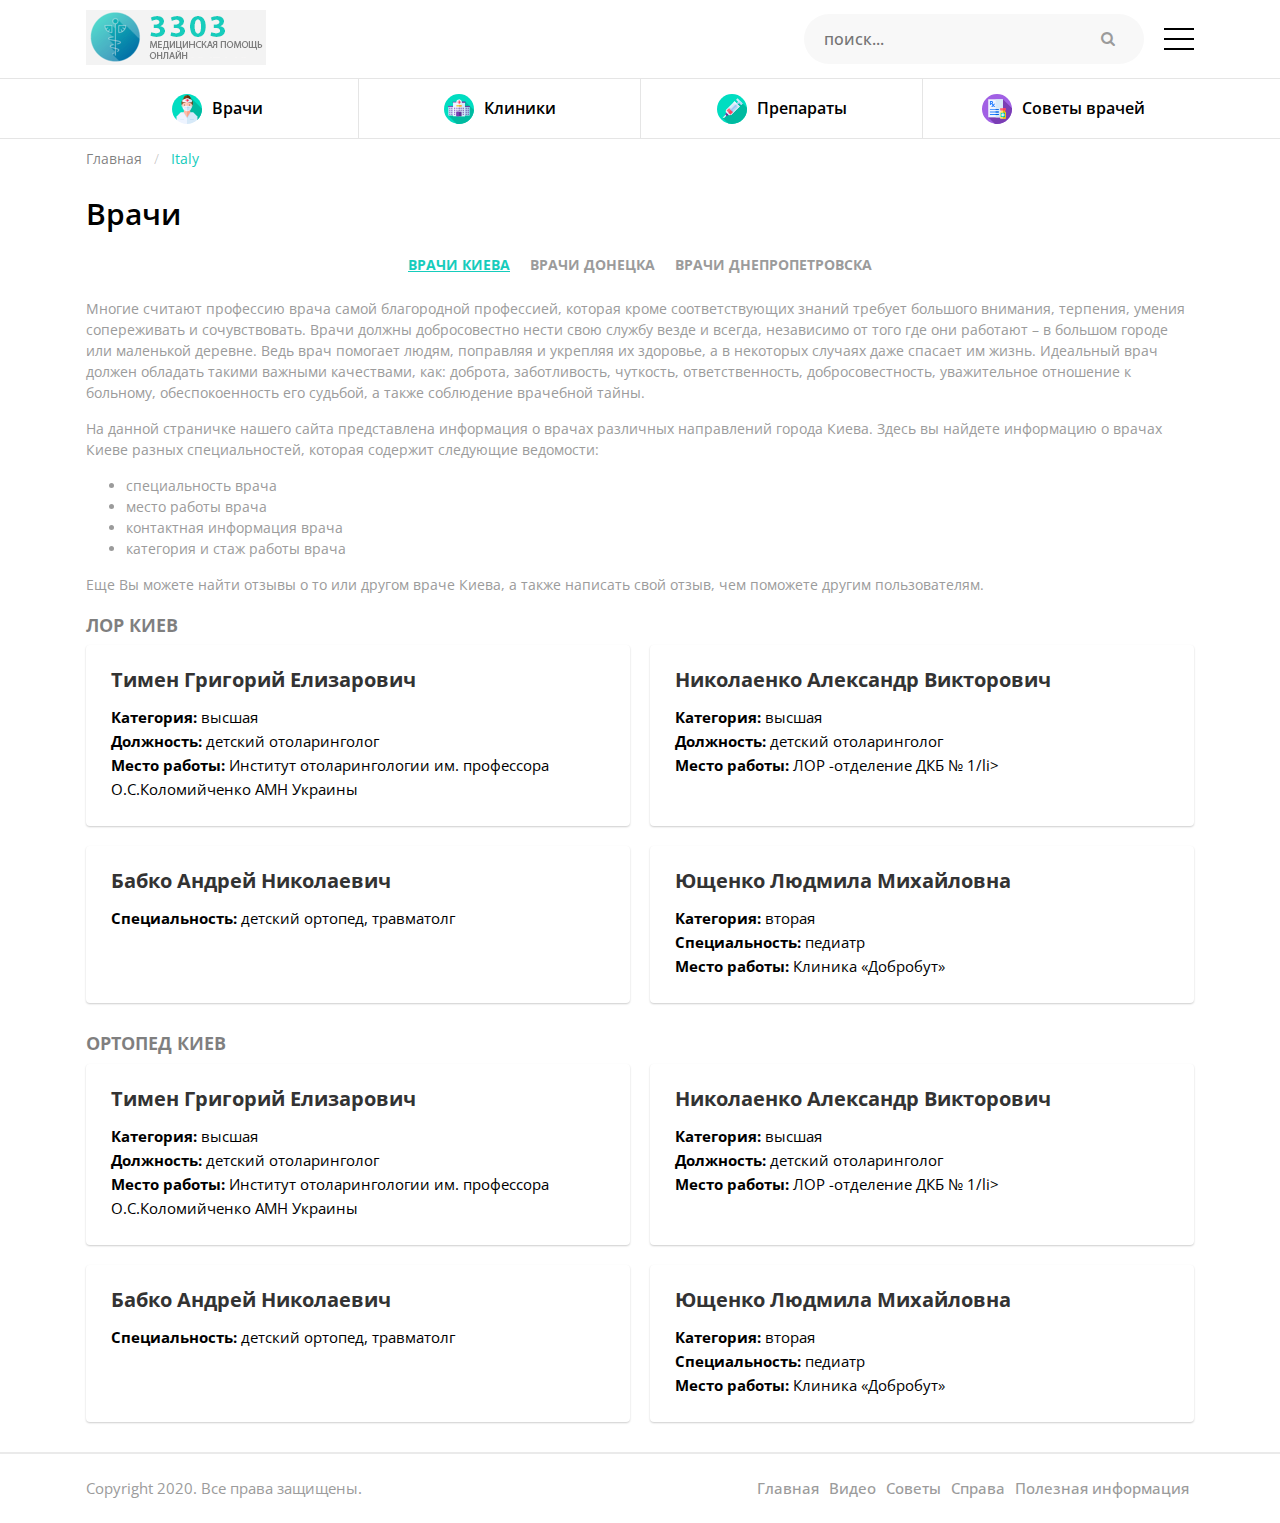
<file: all-doctors.html>
<!DOCTYPE html>
<html lang="ru">

<head>
    <meta charset="UTF-8">
    <meta http-equiv="X-UA-Compatible" content="IE=edge">
    <meta name="viewport" content="width=device-width, initial-scale=1.0">
    <link rel="stylesheet" href="css/style.min.css">
    <title>test</title>
</head>


<body>
    <header class="header">
    <div id="nav" class="navbar">
        <div class="navbar-top">
            <div class="container">
                <div class="navbar-wrap">
                    <a href="/" class="navbar__logo">
                        <img src="img/logo.png" alt="logo">
                    </a>
                    
                    <div class="navbar__search">
                        <div class="navbar__search-btn">
                            <i class="icon-search"></i>
                        </div>
                        <form action="" class="search">
                            <input type="text" placeholder="поиск...">
                            <button type="submit">
                                <i class="icon-search"></i>
                            </button>
                        </form>
                    </div>
                    <div class="navbar__collapse">
                        <span></span>
                    </div>
                    <div class="navbar-menu">
                        <div class="navbar-menu--close">
                            <i class="icon-cancel"></i>
                        </div>
                        <ul class="navbar__primary-menu">
                            <li><a href="/">Главная</a></li>
                            <li><a href="#">Видео</a></li>
                            <li class="has-dropdown">
                                <a href="#">Советы <i class="icon-plus"></i></a>
                                <ul class="sub-menu">
                                    <li><a href="#">Психология</a>
                                    <li><a href="#">Педиатрия</a>
                                    <li><a href="#">Урология</a>
                                    <li><a href="#">Гинекология</a>
                                    <li><a href="#">Диетология</a>
                                    <li><a href="#">Кардиология</a>
                                    <li><a href="#">Гастроэнтерология</a>
                                    <li><a href="#">Аллергология</a>
                                    <li><a href="#">Дерматология</a>
                                    <li><a href="#">Имуннология</a>
                                    <li><a href="#">Инфекционные заболевания</a>
                                    <li><a href="#">Отоларингология</a>
                                    <li><a href="#">Стоматология</a>
                                    <li><a href="#">Ортопедия</a>
                                    <li><a href="#">Токсикология</a>
                                    <li><a href="#">Хирургия</a>
                                </ul>
                            </li>
                            <li class="has-dropdown">
                                <a href="#">Справа <i class="icon-plus"></i></a>
                                <ul class="sub-menu">
                                    <li><a href="#">Врачи</a></li>
                                    <li><a href="#">Клиники</a></li>
                                    <li><a href="#">Аптеки</a></li>
                                    <li><a href="#">Препараты</a></li>
                                </ul>
                            </li>
                            <li class="has-dropdown">
                                <a href="#">Полезная информация <i class="icon-plus"></i></a>
                                <ul class="sub-menu">
                                    <li><a href="#">Беременость и роды</a></li>
                                    <li><a href="#">Здоровье ребенка</a></li>
                                    <li><a href="#">Психология или интересные факты о нас</a></li>
                                    <li><a href="#">Только для взрослых</a></li>
                                    <li><a href="#">Питание. Фигура и здоровье</a></li>
                                </ul>
                            </li>
                        </ul>
                    </div>
                </div>
            </div>
        </div>
        <div class="navbar-bottom">
            <div class="container">
                <ul class="navbar__secondary-menu js-secondary-menu">
                    <li><a href="#"><i class="navbar__secondary-menu--docs"></i> Врачи</a></li>
                    <li><a href="#"><i class="navbar__secondary-menu--clinic"></i> Клиники</a></li>
                    <li><a href="#"><i class="navbar__secondary-menu--drugs"></i> Препараты</a></li>
                    <li><a href="#"><i class="navbar__secondary-menu--advice"></i> Советы врачей</a></li>
                </ul>
            </div>
        </div>
    </div>
</header>

    <main>
        
        <div class="breadcrumb">
    <div class="container">
        <ul>
            <li><a href="#">Главная</a></li>
            <li>Italy</li>
        </ul>
    </div>
</div>

        <div class="page-doctors mt20 mb20">
    <div class="container">
        <div class="page-wrap">
            <h2 class="page-doctors__title page-title">Врачи</h2>
            <div class="page-doctors-region mt20">
                <a class="active" href="#">Врачи Киева</a>
                <a href="#">Врачи Донецка</a>
                <a href="#">Врачи Днепропетровска</a>
            </div>
            <div class="page-doctors-text mt20">
                <p>Многие считают профессию врача самой благородной профессией, которая кроме соответствующих  знаний требует  большого внимания, терпения, умения сопереживать и сочувствовать. Врачи должны добросовестно нести свою службу  везде и всегда, независимо от того где они работают – в большом городе или маленькой деревне. Ведь врач помогает людям, поправляя и укрепляя  их здоровье, а в некоторых случаях даже спасает им жизнь. Идеальный врач должен обладать такими важными качествами, как: доброта, заботливость, чуткость, ответственность, добросовестность, уважительное отношение к больному, обеспокоенность его судьбой, а также соблюдение врачебной тайны.</p>
                <p>На данной страничке нашего сайта представлена информация о врачах различных направлений города Киева. Здесь вы найдете информацию о врачах Киеве разных специальностей, которая содержит следующие ведомости:</p>
                <ul>
                    <li>специальность врача</li>
                    <li>место работы врача</li>
                    <li>контактная информация врача</li>
                    <li>категория и стаж работы врача</li>
                </ul>
                <p>Еще Вы можете найти отзывы о то или другом враче Киева, а также написать свой отзыв, чем поможете другим пользователям.</p>
            </div>
            <div class="page-doctors-row mt20">
                <h4 class="page-doctors__category"><a href="/doctors-category.html">лор <span>Киев</span></a></h4>
                <ul class="page-doctors__list mt20">
                    <li class="doctors__item">
                        <h3><a href="/doctor.html">Тимен Григорий Елизарович</a></h3>
                        <ul>
                            <li><strong>Категория:</strong> высшая</li>
                            <li><strong>Должность:</strong> детский отоларинголог</li>
                            <li><strong>Место работы:</strong> Институт отоларингологии им. профессора О.С.Коломийченко АМН Украины</li>
                        </ul>
                    </li>
                    <li class="doctors__item">
                        <h3><a href="#">Николаенко Александр Викторович</a></h3>
                        <ul>
                            <li><strong>Категория:</strong> высшая</li>
                            <li><strong>Должность:</strong> детский отоларинголог</li>
                            <li><strong>Место работы:</strong> ЛОР -отделение ДКБ № 1/li>
                        </ul>
                    </li>
                    <li class="doctors__item">
                        <h3><a href="#">Бабко Андрей Николаевич</a></h3>
                        <ul>
                            <li><strong>Специальность:</strong> детский ортопед, травматолг</li>
                        </ul>
                    </li>
                    <li class="doctors__item">
                        <h3><a href="#">Ющенко Людмила Михайловна</a></h3>
                        <ul>
                            <li><strong>Категория:</strong> вторая</li>
                            <li><strong>Специальность:</strong> педиатр</li>
                            <li><strong>Место работы:</strong> Клиника «Добробут»</li>
                        </ul>
                    </li>
                </ul>
            </div>
            <div class="page-doctors-row mt20">
                <h4 class="page-doctors__category"><a href="#">ортопед <span>Киев</span></a></h4>
                <ul class="page-doctors__list">
                    <li class="doctors__item">
                        <h3><a href="#">Тимен Григорий Елизарович</a></h3>
                        <ul>
                            <li><strong>Категория:</strong> высшая</li>
                            <li><strong>Должность:</strong> детский отоларинголог</li>
                            <li><strong>Место работы:</strong> Институт отоларингологии им. профессора О.С.Коломийченко АМН Украины</li>
                        </ul>
                    </li>
                    <li class="doctors__item">
                        <h3><a href="#">Николаенко Александр Викторович</a></h3>
                        <ul>
                            <li><strong>Категория:</strong> высшая</li>
                            <li><strong>Должность:</strong> детский отоларинголог</li>
                            <li><strong>Место работы:</strong> ЛОР -отделение ДКБ № 1/li>
                        </ul>
                    </li>
                    <li class="doctors__item">
                        <h3><a href="#">Бабко Андрей Николаевич</a></h3>
                        <ul>
                            <li><strong>Специальность:</strong> детский ортопед, травматолг</li>
                        </ul>
                    </li>
                    <li class="doctors__item">
                        <h3><a href="#">Ющенко Людмила Михайловна</a></h3>
                        <ul>
                            <li><strong>Категория:</strong> вторая</li>
                            <li><strong>Специальность:</strong> педиатр</li>
                            <li><strong>Место работы:</strong> Клиника «Добробут»</li>
                        </ul>
                    </li>
                </ul>
            </div>
        </div>
    </div>
</div>

    </main>

    <footer class="footer">
    <div class="container">
        <div class="footer-wrap">
            <div class="footer__copyright">
                <p>Copyright 2020. Все права защищены.</p>
            </div>
            <ul class="footer__menu">
                <li><a href="#">Главная</a></li>
                <li><a href="#">Видео</a></li>
                <li><a href="#">Советы</a></li>
                <li><a href="#">Справа</a></li>
                <li><a href="#">Полезная информация</a></li>
            </ul>
        </div>
    </div>
</footer>

    <script src="js/libs.min.js"></script>
<script src="js/main.js"></script>
</body>
</html>
</file>
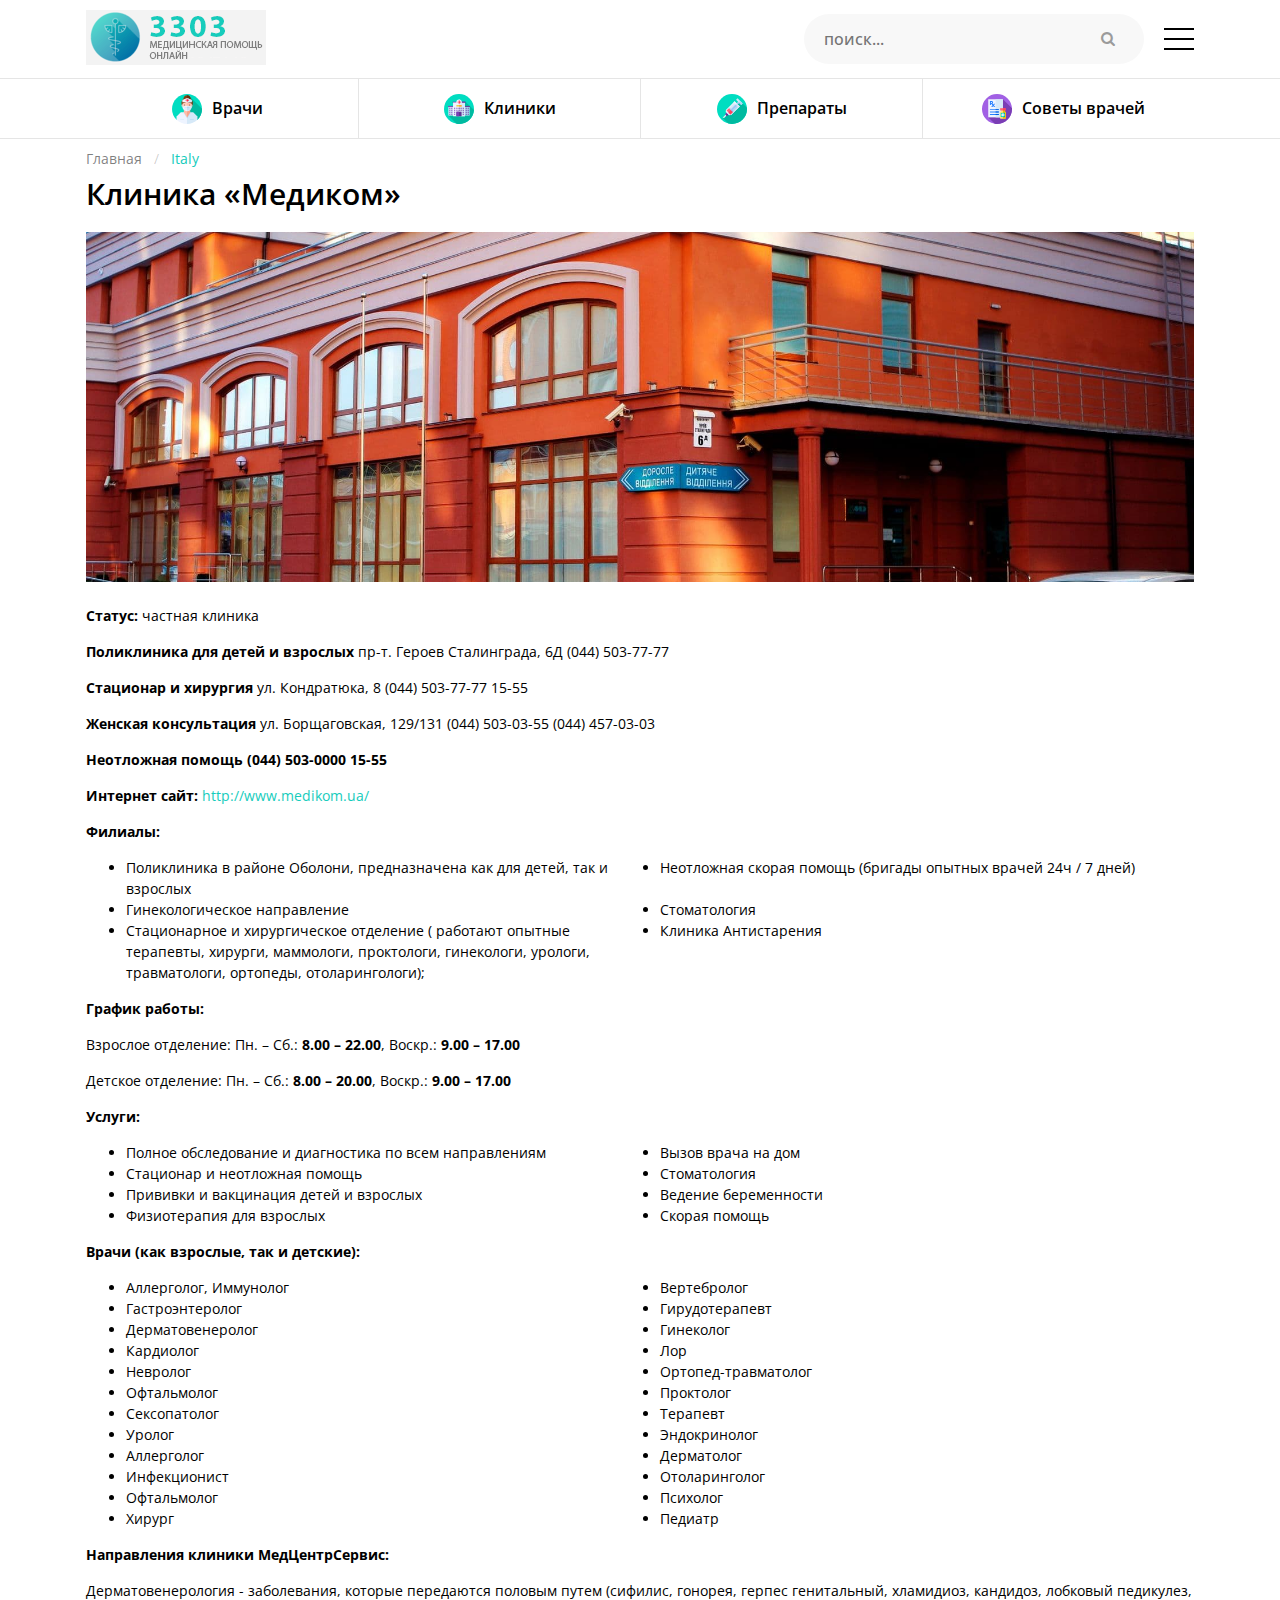
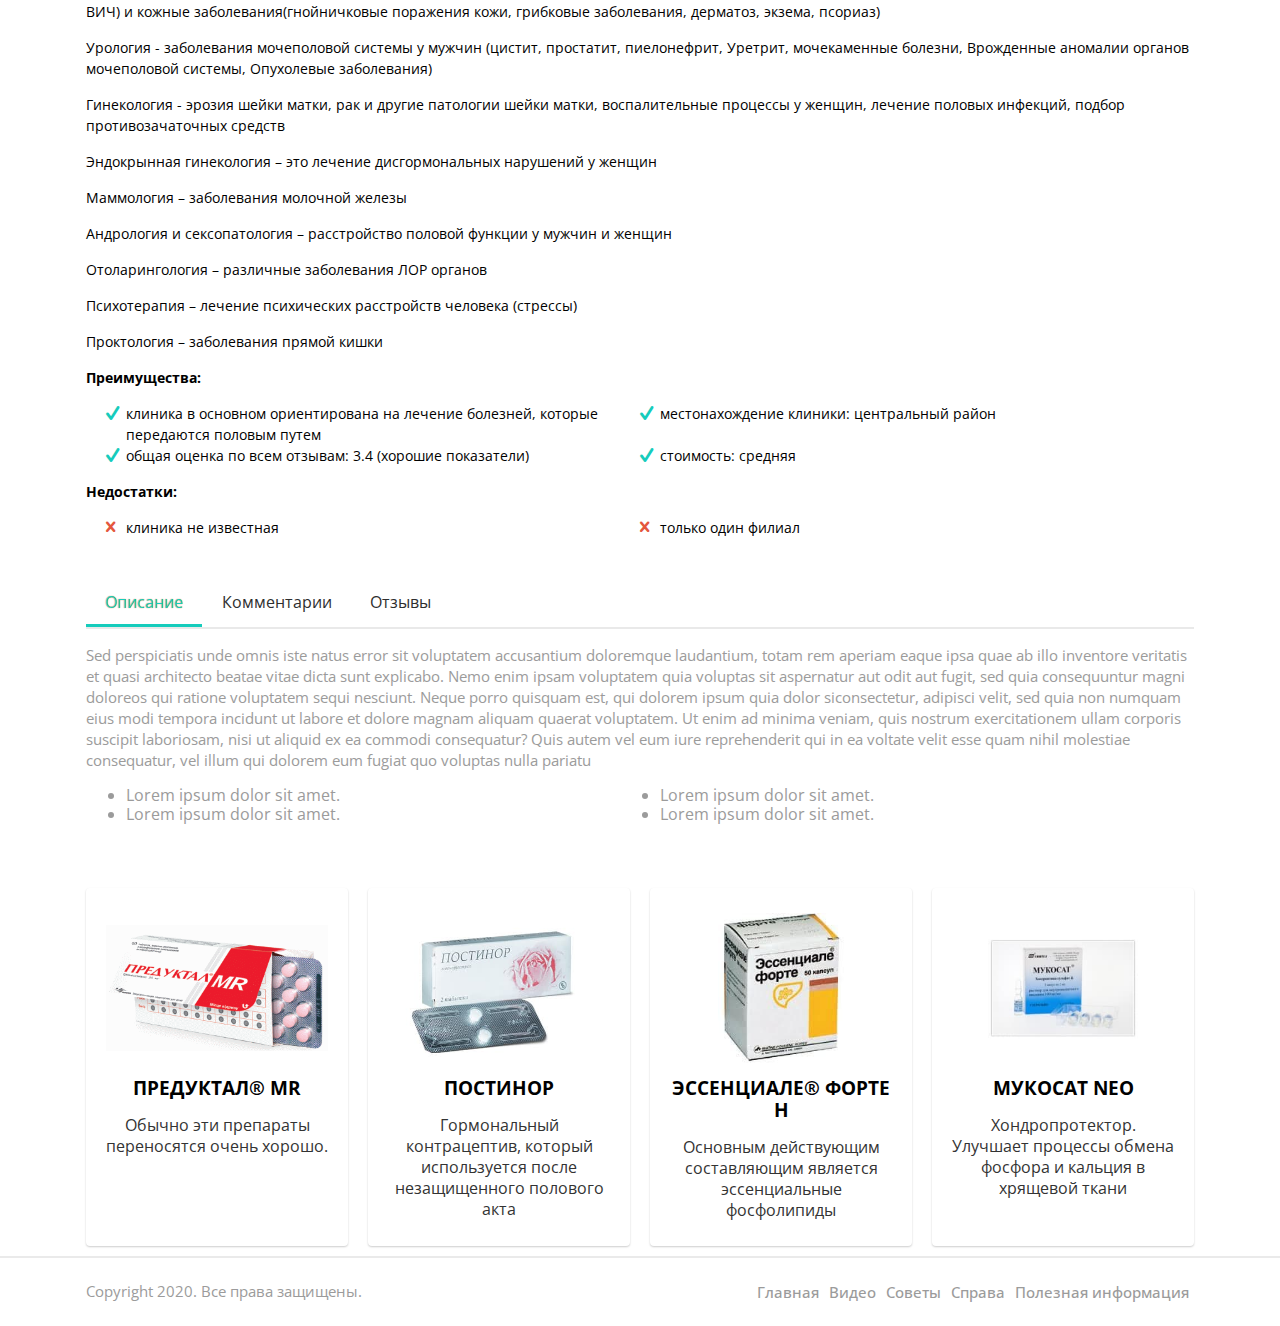
<file: clinic.html>
<!DOCTYPE html>
<html lang="ru">

<head>
    <meta charset="UTF-8">
    <meta http-equiv="X-UA-Compatible" content="IE=edge">
    <meta name="viewport" content="width=device-width, initial-scale=1.0">
    <link rel="stylesheet" href="css/style.min.css">
    <title>test</title>
</head>


<body>
    <header class="header">
    <div id="nav" class="navbar">
        <div class="navbar-top">
            <div class="container">
                <div class="navbar-wrap">
                    <a href="/" class="navbar__logo">
                        <img src="img/logo.png" alt="logo">
                    </a>
                    
                    <div class="navbar__search">
                        <div class="navbar__search-btn">
                            <i class="icon-search"></i>
                        </div>
                        <form action="" class="search">
                            <input type="text" placeholder="поиск...">
                            <button type="submit">
                                <i class="icon-search"></i>
                            </button>
                        </form>
                    </div>
                    <div class="navbar__collapse">
                        <span></span>
                    </div>
                    <div class="navbar-menu">
                        <div class="navbar-menu--close">
                            <i class="icon-cancel"></i>
                        </div>
                        <ul class="navbar__primary-menu">
                            <li><a href="/">Главная</a></li>
                            <li><a href="#">Видео</a></li>
                            <li class="has-dropdown">
                                <a href="#">Советы <i class="icon-plus"></i></a>
                                <ul class="sub-menu">
                                    <li><a href="#">Психология</a>
                                    <li><a href="#">Педиатрия</a>
                                    <li><a href="#">Урология</a>
                                    <li><a href="#">Гинекология</a>
                                    <li><a href="#">Диетология</a>
                                    <li><a href="#">Кардиология</a>
                                    <li><a href="#">Гастроэнтерология</a>
                                    <li><a href="#">Аллергология</a>
                                    <li><a href="#">Дерматология</a>
                                    <li><a href="#">Имуннология</a>
                                    <li><a href="#">Инфекционные заболевания</a>
                                    <li><a href="#">Отоларингология</a>
                                    <li><a href="#">Стоматология</a>
                                    <li><a href="#">Ортопедия</a>
                                    <li><a href="#">Токсикология</a>
                                    <li><a href="#">Хирургия</a>
                                </ul>
                            </li>
                            <li class="has-dropdown">
                                <a href="#">Справа <i class="icon-plus"></i></a>
                                <ul class="sub-menu">
                                    <li><a href="#">Врачи</a></li>
                                    <li><a href="#">Клиники</a></li>
                                    <li><a href="#">Аптеки</a></li>
                                    <li><a href="#">Препараты</a></li>
                                </ul>
                            </li>
                            <li class="has-dropdown">
                                <a href="#">Полезная информация <i class="icon-plus"></i></a>
                                <ul class="sub-menu">
                                    <li><a href="#">Беременость и роды</a></li>
                                    <li><a href="#">Здоровье ребенка</a></li>
                                    <li><a href="#">Психология или интересные факты о нас</a></li>
                                    <li><a href="#">Только для взрослых</a></li>
                                    <li><a href="#">Питание. Фигура и здоровье</a></li>
                                </ul>
                            </li>
                        </ul>
                    </div>
                </div>
            </div>
        </div>
        <div class="navbar-bottom">
            <div class="container">
                <ul class="navbar__secondary-menu js-secondary-menu">
                    <li><a href="#"><i class="navbar__secondary-menu--docs"></i> Врачи</a></li>
                    <li><a href="#"><i class="navbar__secondary-menu--clinic"></i> Клиники</a></li>
                    <li><a href="#"><i class="navbar__secondary-menu--drugs"></i> Препараты</a></li>
                    <li><a href="#"><i class="navbar__secondary-menu--advice"></i> Советы врачей</a></li>
                </ul>
            </div>
        </div>
    </div>
</header>

    <main>
        
        <div class="breadcrumb">
    <div class="container">
        <ul>
            <li><a href="#">Главная</a></li>
            <li>Italy</li>
        </ul>
    </div>
</div>

        <div class="page-clinic">
    <div class="container">
        <div class="page-wrap">
            <h2 class="page-clinic__title page-title">Клиника «Медиком»</h2>
            <div class="page-clinic-row mt20">
                <div class="page-clinic-img">
                    <img src="img/clinics/medicom/photos.jpg" alt="«Медиком»">
                </div>
            </div>
            <div class="page-clinic-row mt20">
                <div class="page-clinic-text">
                    <p><strong>Статус:</strong> частная клиника</p>
                    <p><strong>Поликлиника для детей и взрослых</strong> пр-т. Героев Сталинграда, 6Д (044) 503-77-77</p>
                    <p><strong>Стационар и хирургия</strong> ул. Кондратюка, 8 (044) 503-77-77 15-55</p>
                    <p><strong>Женская консультация</strong> ул. Борщаговская, 129/131 (044) 503-03-55 (044) 457-03-03</p>
                    <p><strong>Неотложная помощь (044) 503-0000 15-55</strong></p>
                    <p><strong>Интернет сайт:</strong> <a href="http://www.medikom.ua/">http://www.medikom.ua/</a></p>
                    <p><strong>Филиалы:</strong></p>
                    <ul>
                        <li>Поликлиника  в районе Оболони, предназначена  как для детей, так и взрослых </li>
                        <li>Неотложная скорая помощь (бригады опытных врачей 24ч / 7 дней)</li>
                        <li>Гинекологическое направление</li>
                        <li>Стоматология</li>
                        <li>Стационарное и хирургическое отделение  ( работают опытные терапевты, хирурги, маммологи, проктологи, гинекологи, урологи, травматологи, ортопеды, отоларингологи);</li>
                        <li>Клиника Антистарения</li>
                    </ul>
                    <!-- <hr> -->
                    <p><strong>График работы:</strong></p>
                    <p>Взрослое отделение: Пн. – Сб.: <strong>8.00 – 22.00</strong>, Воскр.: <strong>9.00 – 17.00</strong></p>
                    <p>Детское отделение: Пн. – Сб.: <strong>8.00 – 20.00</strong>, Воскр.: <strong>9.00 – 17.00</strong></p>
                    <!-- <hr> -->
                    <p><strong>Услуги:</strong></p>
                    <ul>
                        <li>Полное обследование и диагностика по всем направлениям</li>
                        <li>Вызов врача на дом</li>
                        <li>Стационар и неотложная помощь</li>
                        <li>Стоматология</li>
                        <li>Прививки и вакцинация детей и взрослых</li>
                        <li>Ведение беременности</li>
                        <li>Физиотерапия для взрослых</li>
                        <li>Скорая помощь</li>
                    </ul>
                    <p><strong>Врачи (как взрослые, так и детские):</strong></p>
                        <ul>
                            <li>Аллерголог, Иммунолог</li>
                            <li>Вертебролог</li>
                            <li>Гастроэнтеролог</li>
                            <li>Гирудотерапевт</li>
                            <li>Дерматовенеролог</li>
                            <li>Гинеколог</li>
                            <li>Кардиолог</li>
                            <li>Лор</li>
                            <li>Невролог</li>
                            <li>Ортопед-травматолог</li>
                            <li>Офтальмолог</li>
                            <li>Проктолог</li>
                            <li>Сексопатолог</li>
                            <li>Терапевт</li>
                            <li>Уролог</li>
                            <li>Эндокринолог</li>
                            <li>Аллерголог</li>
                            <li>Дерматолог</li>
                            <li>Инфекционист</li>
                            <li>Отоларинголог</li>
                            <li>Офтальмолог</li>
                            <li>Психолог</li>
                            <li>Хирург</li>
                            <li>Педиатр</li>
                        </ul>
                    <p><strong>Направления клиники МедЦентрСервис:</strong></p>
                    <p>Дерматовенерология -  заболевания, которые передаются половым путем (сифилис, гонорея, герпес    генитальный, хламидиоз, кандидоз, лобковый педикулез, ВИЧ) и кожные заболевания(гнойничковые поражения кожи, грибковые заболевания, дерматоз, экзема, псориаз)</p>
                    <p>Урология -  заболевания мочеполовой системы у мужчин (цистит, простатит, пиелонефрит, Уретрит, мочекаменные болезни, Врожденные аномалии органов мочеполовой системы, Опухолевые заболевания)</p>
                    <p>Гинекология - эрозия шейки матки, рак и другие патологии шейки матки, воспалительные процессы у женщин, лечение половых инфекций, подбор противозачаточных средств</p>
                    <p>Эндокрынная гинекология – это лечение дисгормональных нарушений у женщин</p>
                    <p>Маммология – заболевания молочной железы</p>
                    <p>Андрология и сексопатология – расстройство половой функции у мужчин и женщин</p>
                    <p>Отоларингология – различные заболевания ЛОР органов</p>
                    <p>Психотерапия – лечение психических расстройств человека (стрессы)</p>
                    <p>Проктология – заболевания прямой кишки</p>
                    <p><strong>Преимущества:</strong></p>
                    <ul class="list-advantage">
                        <li>клиника в основном ориентирована на лечение болезней, которые передаются половым путем</li>
                        <li>местонахождение клиники: центральный район</li>
                        <li>общая оценка по всем отзывам: 3.4 (хорошие показатели)</li>
                        <li>стоимость: средняя</li>
                    </ul>
                    <p><strong>Недостатки:</strong></p>
                    <ul class="list-disadvantages">
                        <li>клиника не известная</li>
                        <li>только один филиал</li>
                    </ul>
                </div>
            </div>
            <div id="skltbsResponsive" class="tabs mt20">
    <ul class="skltbs-tab-group">
        <li class="skltbs-tab-item">
            <a class="skltbs-tab" href="#description">Описание</a>
        </li>
        <li class="skltbs-tab-item">
            <a class="skltbs-tab" href="#comments">Комментарии</a>
        </li>
        <li class="skltbs-tab-item">
            <a class="skltbs-tab" href="#reviews">Отзывы</a>
        </li>
    </ul>
    <div class="skltbs-panel-group">
        <div class="skltbs-panel">
            <div class="description">
                <p>Sed perspiciatis unde omnis iste natus error sit voluptatem accusantium doloremque laudantium, totam rem aperiam eaque ipsa quae ab illo inventore veritatis et quasi architecto beatae vitae dicta sunt explicabo. Nemo enim ipsam voluptatem quia voluptas sit aspernatur aut odit aut fugit, sed quia consequuntur magni doloreos qui ratione voluptatem sequi nesciunt. Neque porro quisquam est, qui dolorem ipsum quia dolor siconsectetur, adipisci velit, sed quia non numquam eius modi tempora incidunt ut labore et dolore magnam aliquam quaerat voluptatem. Ut enim ad minima veniam, quis nostrum exercitationem ullam corporis suscipit laboriosam, nisi ut aliquid ex ea commodi consequatur? Quis autem vel eum iure reprehenderit qui in ea voltate velit esse quam nihil molestiae consequatur, vel illum qui dolorem eum fugiat quo voluptas nulla pariatu</p>
                <ul>
                    <li>Lorem ipsum dolor sit amet.</li>
                    <li>Lorem ipsum dolor sit amet.</li>
                    <li>Lorem ipsum dolor sit amet.</li>
                    <li>Lorem ipsum dolor sit amet.</li>
                </ul>
            </div>
        </div>
        <div class="skltbs-panel">
            <div class="comments">
                <div id="disqus_thread"></div>
                <script>
                    /**
                    *  RECOMMENDED CONFIGURATION VARIABLES: EDIT AND UNCOMMENT THE SECTION BELOW TO INSERT DYNAMIC VALUES FROM YOUR PLATFORM OR CMS.
                    *  LEARN WHY DEFINING THESE VARIABLES IS IMPORTANT: https://disqus.com/admin/universalcode/#configuration-variables    */
                    /*
                    var disqus_config = function () {
                    this.page.url = PAGE_URL;  // Replace PAGE_URL with your page's canonical URL variable
                    this.page.identifier = PAGE_IDENTIFIER; // Replace PAGE_IDENTIFIER with your page's unique identifier variable
                    };
                    */
                    (function() { // DON'T EDIT BELOW THIS LINE
                    var d = document, s = d.createElement('script');
                    s.src = 'https://test-gxpfmmsx51.disqus.com/embed.js';
                    s.setAttribute('data-timestamp', +new Date());
                    (d.head || d.body).appendChild(s);
                    })();
                </script>
            </div>
        </div>
        <div class="skltbs-panel">
            <div class="reviews">
                <h2 class="reviews-title">2 отзыв для <span>КОДТЕРПИН IC®</span></h2>
                <ol class="comment-list">
                    <li class="comment">
                        <p class="meta">
                            <strong class="comment__author">Елена Генадьевна</strong>
                            <span class="comment__dash">–</span> 
                            <time class="comment__date" datetime="2021-03-01T06:06:32+00:00">01 марта 2021</time> 
                        </p>
                        <div class="description">
                            <p>Я себе собиралась делать операцию  по выравниванию перегородки. Это было более чем 5  лет назад, в поисках  самых лучших специалистов   я перерыла весь Киев . Тогда родственники мне посоветовали   (они много лет у него лечились)профессора с фамилией Тринис в  ЛОР-институте, но он в то вреся  был  уже пожилым и сам операций не делал, а порекомендовал Тимена Г. Е.
                                Правда я  тогда  побоялась сделать операцию,   сделала  уже после родов  в госпитале МВД.</p>
                        </div>
                    </li>
                    <li class="comment">
                        <p class="meta">
                            <strong class="comment__author">Елена Генадьевна</strong>
                            <span class="comment__dash">–</span> 
                            <time class="comment__date" datetime="2021-03-01T06:06:32+00:00">01 марта 2021</time> 
                        </p>
                        <div class="description">
                            <p>Я себе собиралась делать операцию  по выравниванию перегородки. Это было более чем 5  лет назад, в поисках  самых лучших специалистов   я перерыла весь Киев . Тогда родственники мне посоветовали   (они много лет у него лечились)профессора с фамилией Тринис в  ЛОР-институте, но он в то вреся  был  уже пожилым и сам операций не делал, а порекомендовал Тимена Г. Е.
                                Правда я  тогда  побоялась сделать операцию,   сделала  уже после родов  в госпитале МВД.</p>
                        </div>
                    </li>
                </ol>
                <div class="reviews-add">
                    <span class="comment-reply-title">Добавить отзыв</span>
                    <form action="">
                        <span>Ваш отзыв</span>
                        <textarea class="mb20" name="" id="" cols="30" rows="10" required></textarea>
                        <label for="name">
                            <span>Имя</span>
                            <input class="" type="text" name="name" id="" required>
                        </label>
                        <label for="email">
                            <span>Email</span>
                            <input class="" type="email" name="email" id="" required>
                        </label>
                        <button class="c-btn" type="submit">Отправить</button>
                    </form>
                </div>
            </div>
        </div>
    </div>
</div>
            <div class="products__list mt20"><!--class js-products-->
    <div class="product">
        <div class="product__img">
            <a href="#"><img src="img/preducal.jpg" alt="ПРЕДУКТАЛ®"></a>
        </div>
        <div class="product__text">
            <h4><a href="#">ПРЕДУКТАЛ® MR</a></h4>
            <p>Обычно эти препараты переносятся очень хорошо.</p>
        </div>
    </div>
    <div class="product">
        <div class="product__img">
            <a href="#"><img src="img/postinor.jpg" alt="ПОСТИНОР"></a>
        </div>
        <div class="product__text">
            <h4><a href="#">ПОСТИНОР</a></h4>
            <p>Гормональный контрацептив, который используется после незащищенного полового акта</p>
        </div>
    </div>
    <div class="product">
        <div class="product__img">
            <a href="#"><img src="img/esenciale.jpg" alt="ЭССЕНЦИАЛЕ® ФОРТЕ Н"></a>
        </div>
        <div class="product__text">
            <h4><a href="#">ЭССЕНЦИАЛЕ® ФОРТЕ Н</a></h4>
            <p>Основным действующим составляющим является эссенциальные фосфолипиды</p>
        </div>
    </div>
    <div class="product">
        <div class="product__img">
            <a href="#"><img src="img/mukosat.jpg" alt="МУКОСАТ NEO"></a>
        </div>
        <div class="product__text">
            <h4><a href="#">МУКОСАТ NEO</a></h4>
            <p>Хондропротектор. Улучшает процессы обмена фосфора и кальция в хрящевой ткани</p>
        </div>
    </div>
</div>
        </div>
    </div>
</div>

    </main>

    <footer class="footer">
    <div class="container">
        <div class="footer-wrap">
            <div class="footer__copyright">
                <p>Copyright 2020. Все права защищены.</p>
            </div>
            <ul class="footer__menu">
                <li><a href="#">Главная</a></li>
                <li><a href="#">Видео</a></li>
                <li><a href="#">Советы</a></li>
                <li><a href="#">Справа</a></li>
                <li><a href="#">Полезная информация</a></li>
            </ul>
        </div>
    </div>
</footer>

    <script src="js/libs.min.js"></script>
<script src="js/main.js"></script>
</body>
</html>
</file>
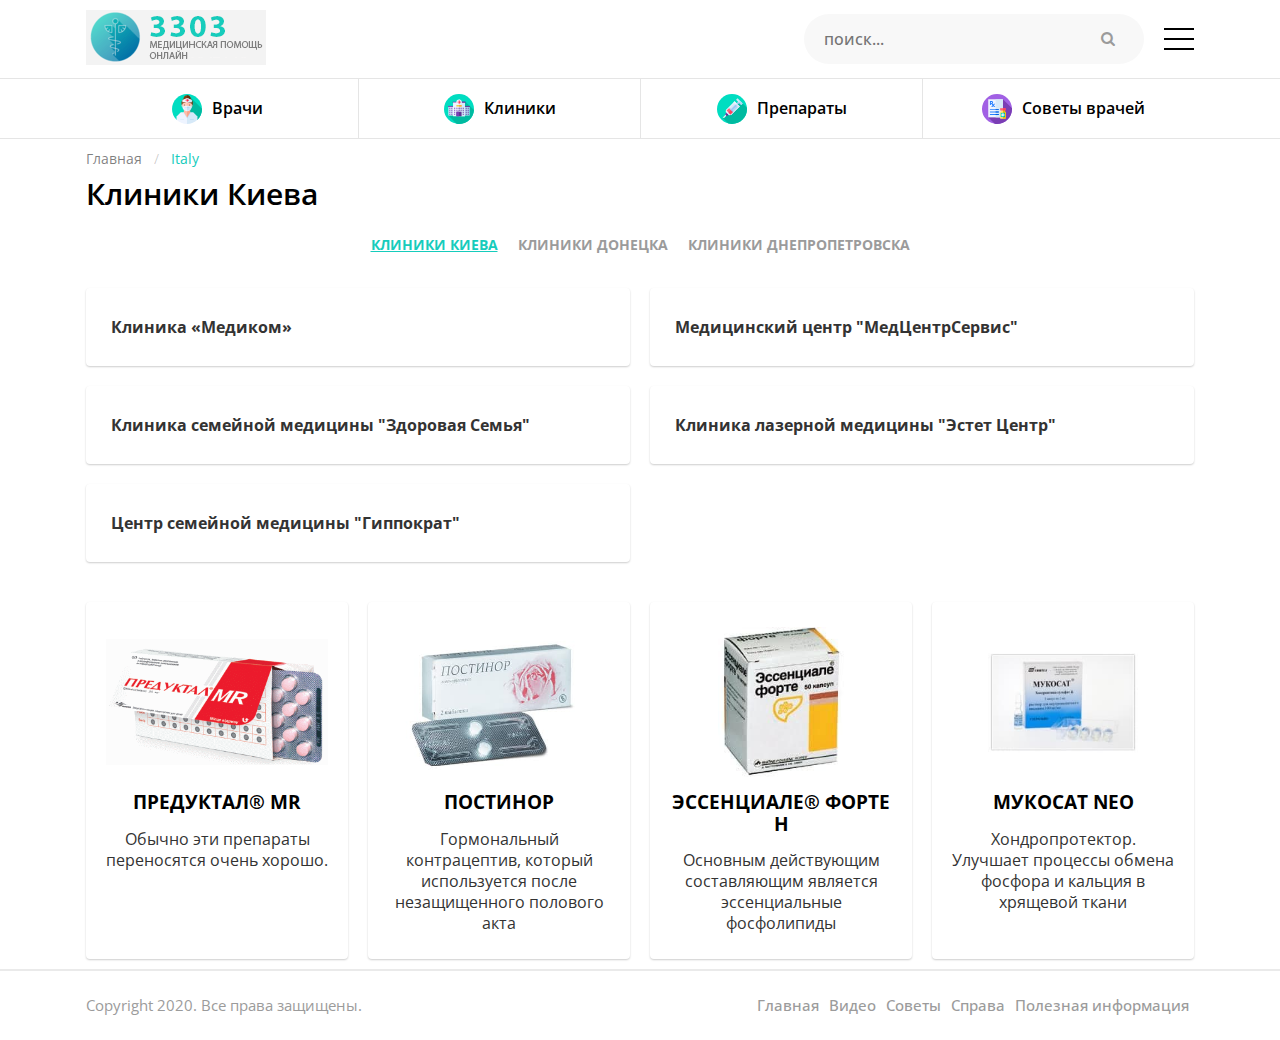
<file: clinics-region.html>
<!DOCTYPE html>
<html lang="ru">

<head>
    <meta charset="UTF-8">
    <meta http-equiv="X-UA-Compatible" content="IE=edge">
    <meta name="viewport" content="width=device-width, initial-scale=1.0">
    <link rel="stylesheet" href="css/style.min.css">
    <title>test</title>
</head>


<body>
    <header class="header">
    <div id="nav" class="navbar">
        <div class="navbar-top">
            <div class="container">
                <div class="navbar-wrap">
                    <a href="/" class="navbar__logo">
                        <img src="img/logo.png" alt="logo">
                    </a>
                    
                    <div class="navbar__search">
                        <div class="navbar__search-btn">
                            <i class="icon-search"></i>
                        </div>
                        <form action="" class="search">
                            <input type="text" placeholder="поиск...">
                            <button type="submit">
                                <i class="icon-search"></i>
                            </button>
                        </form>
                    </div>
                    <div class="navbar__collapse">
                        <span></span>
                    </div>
                    <div class="navbar-menu">
                        <div class="navbar-menu--close">
                            <i class="icon-cancel"></i>
                        </div>
                        <ul class="navbar__primary-menu">
                            <li><a href="/">Главная</a></li>
                            <li><a href="#">Видео</a></li>
                            <li class="has-dropdown">
                                <a href="#">Советы <i class="icon-plus"></i></a>
                                <ul class="sub-menu">
                                    <li><a href="#">Психология</a>
                                    <li><a href="#">Педиатрия</a>
                                    <li><a href="#">Урология</a>
                                    <li><a href="#">Гинекология</a>
                                    <li><a href="#">Диетология</a>
                                    <li><a href="#">Кардиология</a>
                                    <li><a href="#">Гастроэнтерология</a>
                                    <li><a href="#">Аллергология</a>
                                    <li><a href="#">Дерматология</a>
                                    <li><a href="#">Имуннология</a>
                                    <li><a href="#">Инфекционные заболевания</a>
                                    <li><a href="#">Отоларингология</a>
                                    <li><a href="#">Стоматология</a>
                                    <li><a href="#">Ортопедия</a>
                                    <li><a href="#">Токсикология</a>
                                    <li><a href="#">Хирургия</a>
                                </ul>
                            </li>
                            <li class="has-dropdown">
                                <a href="#">Справа <i class="icon-plus"></i></a>
                                <ul class="sub-menu">
                                    <li><a href="#">Врачи</a></li>
                                    <li><a href="#">Клиники</a></li>
                                    <li><a href="#">Аптеки</a></li>
                                    <li><a href="#">Препараты</a></li>
                                </ul>
                            </li>
                            <li class="has-dropdown">
                                <a href="#">Полезная информация <i class="icon-plus"></i></a>
                                <ul class="sub-menu">
                                    <li><a href="#">Беременость и роды</a></li>
                                    <li><a href="#">Здоровье ребенка</a></li>
                                    <li><a href="#">Психология или интересные факты о нас</a></li>
                                    <li><a href="#">Только для взрослых</a></li>
                                    <li><a href="#">Питание. Фигура и здоровье</a></li>
                                </ul>
                            </li>
                        </ul>
                    </div>
                </div>
            </div>
        </div>
        <div class="navbar-bottom">
            <div class="container">
                <ul class="navbar__secondary-menu js-secondary-menu">
                    <li><a href="#"><i class="navbar__secondary-menu--docs"></i> Врачи</a></li>
                    <li><a href="#"><i class="navbar__secondary-menu--clinic"></i> Клиники</a></li>
                    <li><a href="#"><i class="navbar__secondary-menu--drugs"></i> Препараты</a></li>
                    <li><a href="#"><i class="navbar__secondary-menu--advice"></i> Советы врачей</a></li>
                </ul>
            </div>
        </div>
    </div>
</header>

    <main>
        
        <div class="breadcrumb">
    <div class="container">
        <ul>
            <li><a href="#">Главная</a></li>
            <li>Italy</li>
        </ul>
    </div>
</div>

        <div class="page-clinics">
    <div class="container">
        <div class="page-wrap">
            <h2 class="page-clinics__title page-title">Клиники Киева</h2>
            <div class="a-link mt20">
                <a class="active" href="#">Клиники Киева</a>
                <a href="#">Клиники Донецка</a>
                <a href="#">Клиники Днепропетровска</a>
            </div>
            <div class="page-clinics-row mt20">
                <ul class="page-clinics__list mt20">
                    <li class="page-clinics__item">
                        <h3><a href="/clinic.html">Клиника «Медиком»</a></h3>
                    </li>
                    <li class="page-clinics__item">
                        <h3><a href="/clinic.html">Медицинский центр "МедЦентрСервис"</a></h3>
                    </li>
                    <li class="page-clinics__item">
                        <h3><a href="/clinic.html">Клиника семейной медицины "Здоровая Семья"</a></h3>
                    </li>
                    <li class="page-clinics__item">
                        <h3><a href="/clinic.html">Клиника  лазерной медицины "Эстет Центр"</a></h3>
                    </li>
                    <li class="page-clinics__item">
                        <h3><a href="/clinic.html">Центр семейной медицины "Гиппократ"</a></h3>
                    </li>
                </ul>
            </div>

            <div class="products__list mt20"><!--class js-products-->
    <div class="product">
        <div class="product__img">
            <a href="#"><img src="img/preducal.jpg" alt="ПРЕДУКТАЛ®"></a>
        </div>
        <div class="product__text">
            <h4><a href="#">ПРЕДУКТАЛ® MR</a></h4>
            <p>Обычно эти препараты переносятся очень хорошо.</p>
        </div>
    </div>
    <div class="product">
        <div class="product__img">
            <a href="#"><img src="img/postinor.jpg" alt="ПОСТИНОР"></a>
        </div>
        <div class="product__text">
            <h4><a href="#">ПОСТИНОР</a></h4>
            <p>Гормональный контрацептив, который используется после незащищенного полового акта</p>
        </div>
    </div>
    <div class="product">
        <div class="product__img">
            <a href="#"><img src="img/esenciale.jpg" alt="ЭССЕНЦИАЛЕ® ФОРТЕ Н"></a>
        </div>
        <div class="product__text">
            <h4><a href="#">ЭССЕНЦИАЛЕ® ФОРТЕ Н</a></h4>
            <p>Основным действующим составляющим является эссенциальные фосфолипиды</p>
        </div>
    </div>
    <div class="product">
        <div class="product__img">
            <a href="#"><img src="img/mukosat.jpg" alt="МУКОСАТ NEO"></a>
        </div>
        <div class="product__text">
            <h4><a href="#">МУКОСАТ NEO</a></h4>
            <p>Хондропротектор. Улучшает процессы обмена фосфора и кальция в хрящевой ткани</p>
        </div>
    </div>
</div>
        </div>
    </div>
</div>

    </main>

    <footer class="footer">
    <div class="container">
        <div class="footer-wrap">
            <div class="footer__copyright">
                <p>Copyright 2020. Все права защищены.</p>
            </div>
            <ul class="footer__menu">
                <li><a href="#">Главная</a></li>
                <li><a href="#">Видео</a></li>
                <li><a href="#">Советы</a></li>
                <li><a href="#">Справа</a></li>
                <li><a href="#">Полезная информация</a></li>
            </ul>
        </div>
    </div>
</footer>

    <script src="js/libs.min.js"></script>
<script src="js/main.js"></script>
</body>
</html>
</file>
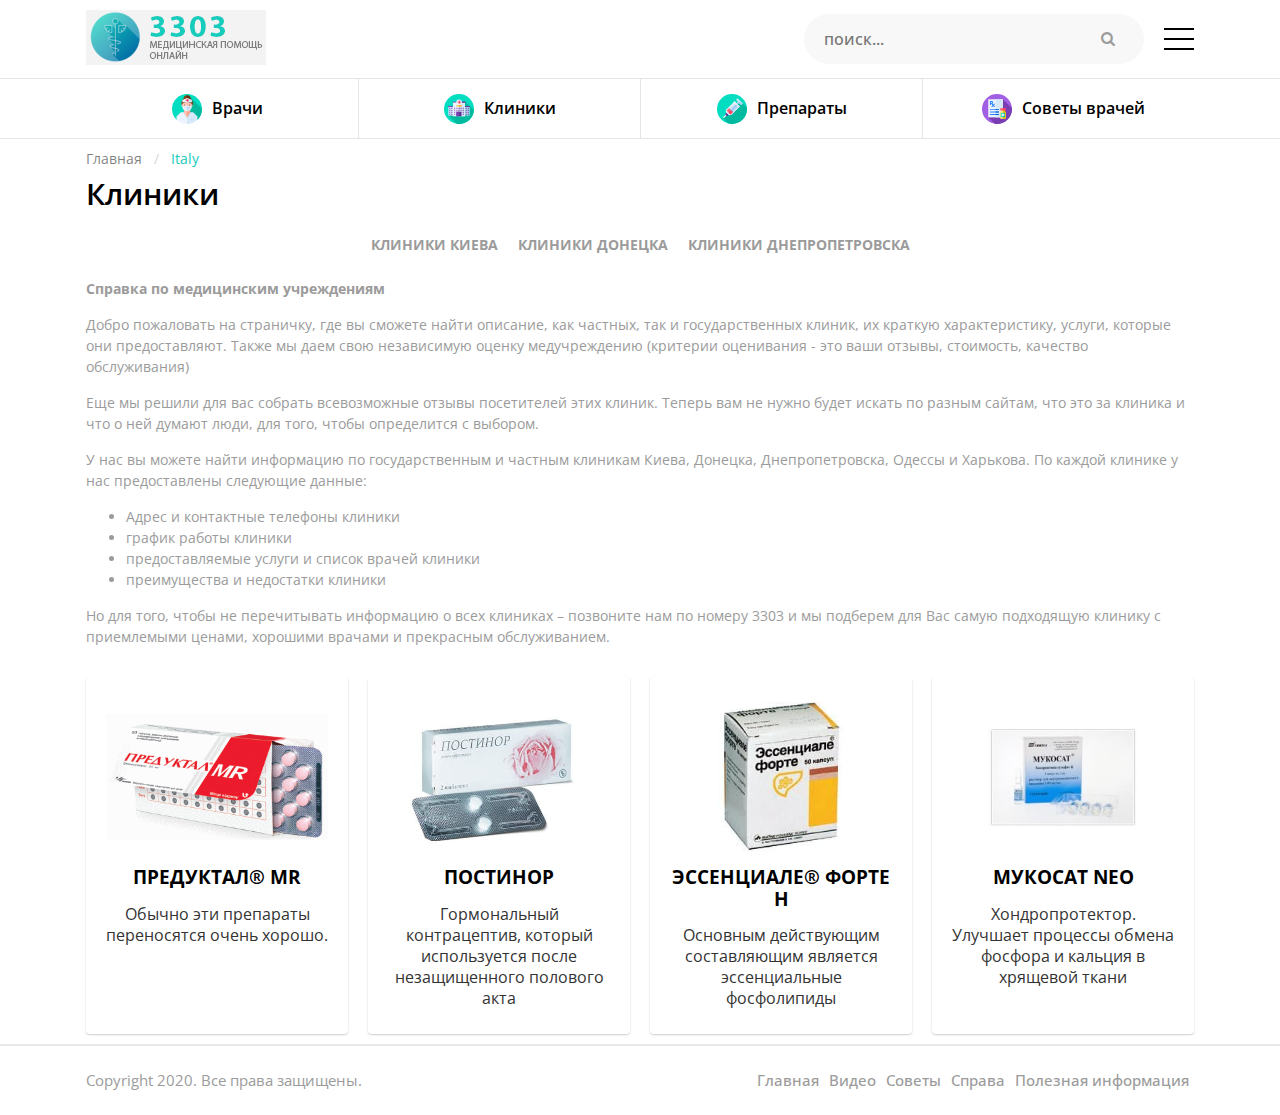
<file: clinics.html>
<!DOCTYPE html>
<html lang="ru">

<head>
    <meta charset="UTF-8">
    <meta http-equiv="X-UA-Compatible" content="IE=edge">
    <meta name="viewport" content="width=device-width, initial-scale=1.0">
    <link rel="stylesheet" href="css/style.min.css">
    <title>test</title>
</head>


<body>
    <header class="header">
    <div id="nav" class="navbar">
        <div class="navbar-top">
            <div class="container">
                <div class="navbar-wrap">
                    <a href="/" class="navbar__logo">
                        <img src="img/logo.png" alt="logo">
                    </a>
                    
                    <div class="navbar__search">
                        <div class="navbar__search-btn">
                            <i class="icon-search"></i>
                        </div>
                        <form action="" class="search">
                            <input type="text" placeholder="поиск...">
                            <button type="submit">
                                <i class="icon-search"></i>
                            </button>
                        </form>
                    </div>
                    <div class="navbar__collapse">
                        <span></span>
                    </div>
                    <div class="navbar-menu">
                        <div class="navbar-menu--close">
                            <i class="icon-cancel"></i>
                        </div>
                        <ul class="navbar__primary-menu">
                            <li><a href="/">Главная</a></li>
                            <li><a href="#">Видео</a></li>
                            <li class="has-dropdown">
                                <a href="#">Советы <i class="icon-plus"></i></a>
                                <ul class="sub-menu">
                                    <li><a href="#">Психология</a>
                                    <li><a href="#">Педиатрия</a>
                                    <li><a href="#">Урология</a>
                                    <li><a href="#">Гинекология</a>
                                    <li><a href="#">Диетология</a>
                                    <li><a href="#">Кардиология</a>
                                    <li><a href="#">Гастроэнтерология</a>
                                    <li><a href="#">Аллергология</a>
                                    <li><a href="#">Дерматология</a>
                                    <li><a href="#">Имуннология</a>
                                    <li><a href="#">Инфекционные заболевания</a>
                                    <li><a href="#">Отоларингология</a>
                                    <li><a href="#">Стоматология</a>
                                    <li><a href="#">Ортопедия</a>
                                    <li><a href="#">Токсикология</a>
                                    <li><a href="#">Хирургия</a>
                                </ul>
                            </li>
                            <li class="has-dropdown">
                                <a href="#">Справа <i class="icon-plus"></i></a>
                                <ul class="sub-menu">
                                    <li><a href="#">Врачи</a></li>
                                    <li><a href="#">Клиники</a></li>
                                    <li><a href="#">Аптеки</a></li>
                                    <li><a href="#">Препараты</a></li>
                                </ul>
                            </li>
                            <li class="has-dropdown">
                                <a href="#">Полезная информация <i class="icon-plus"></i></a>
                                <ul class="sub-menu">
                                    <li><a href="#">Беременость и роды</a></li>
                                    <li><a href="#">Здоровье ребенка</a></li>
                                    <li><a href="#">Психология или интересные факты о нас</a></li>
                                    <li><a href="#">Только для взрослых</a></li>
                                    <li><a href="#">Питание. Фигура и здоровье</a></li>
                                </ul>
                            </li>
                        </ul>
                    </div>
                </div>
            </div>
        </div>
        <div class="navbar-bottom">
            <div class="container">
                <ul class="navbar__secondary-menu js-secondary-menu">
                    <li><a href="#"><i class="navbar__secondary-menu--docs"></i> Врачи</a></li>
                    <li><a href="#"><i class="navbar__secondary-menu--clinic"></i> Клиники</a></li>
                    <li><a href="#"><i class="navbar__secondary-menu--drugs"></i> Препараты</a></li>
                    <li><a href="#"><i class="navbar__secondary-menu--advice"></i> Советы врачей</a></li>
                </ul>
            </div>
        </div>
    </div>
</header>

    <main>
        
        <div class="breadcrumb">
    <div class="container">
        <ul>
            <li><a href="#">Главная</a></li>
            <li>Italy</li>
        </ul>
    </div>
</div>

        <div class="page-clinics">
    <div class="container">
        <div class="page-wrap">
            <h2 class="page-clinics__title page-title">Клиники</h2>
            <div class="a-link mt20">
                <a href="#">Клиники Киева</a>
                <a href="#">Клиники Донецка</a>
                <a href="#">Клиники Днепропетровска</a>
            </div>
            <div class="page-doctors-text mt20">
                <p><strong>Справка по медицинским учреждениям</strong></p>
                <p>Добро пожаловать на страничку, где вы сможете найти описание, как частных, так и государственных клиник, их краткую характеристику, услуги, которые они предоставляют. Также мы даем свою независимую оценку медучреждению (критерии оценивания - это ваши отзывы, стоимость, качество обслуживания)</p>
                <p>Еще мы решили для вас собрать всевозможные отзывы посетителей этих клиник. Теперь вам не нужно будет искать по разным сайтам, что это за клиника и что о ней думают люди, для того, чтобы определится с выбором.</p>
                <p>У нас вы можете найти информацию по государственным и частным клиникам Киева, Донецка, Днепропетровска, Одессы и Харькова. По каждой клинике у нас предоставлены следующие данные:</p>
                <ul>
                    <li>Адрес и контактные телефоны клиники</li>
                    <li>график работы клиники</li>
                    <li>предоставляемые услуги и список врачей клиники</li>
                    <li>преимущества и недостатки клиники</li>
                </ul>
                <p>Но для того, чтобы не перечитывать информацию о всех клиниках – позвоните нам по номеру 3303 и мы подберем для Вас самую подходящую клинику с приемлемыми ценами, хорошими врачами и прекрасным обслуживанием.</p>
            </div>
            
            <div class="products__list mt20"><!--class js-products-->
    <div class="product">
        <div class="product__img">
            <a href="#"><img src="img/preducal.jpg" alt="ПРЕДУКТАЛ®"></a>
        </div>
        <div class="product__text">
            <h4><a href="#">ПРЕДУКТАЛ® MR</a></h4>
            <p>Обычно эти препараты переносятся очень хорошо.</p>
        </div>
    </div>
    <div class="product">
        <div class="product__img">
            <a href="#"><img src="img/postinor.jpg" alt="ПОСТИНОР"></a>
        </div>
        <div class="product__text">
            <h4><a href="#">ПОСТИНОР</a></h4>
            <p>Гормональный контрацептив, который используется после незащищенного полового акта</p>
        </div>
    </div>
    <div class="product">
        <div class="product__img">
            <a href="#"><img src="img/esenciale.jpg" alt="ЭССЕНЦИАЛЕ® ФОРТЕ Н"></a>
        </div>
        <div class="product__text">
            <h4><a href="#">ЭССЕНЦИАЛЕ® ФОРТЕ Н</a></h4>
            <p>Основным действующим составляющим является эссенциальные фосфолипиды</p>
        </div>
    </div>
    <div class="product">
        <div class="product__img">
            <a href="#"><img src="img/mukosat.jpg" alt="МУКОСАТ NEO"></a>
        </div>
        <div class="product__text">
            <h4><a href="#">МУКОСАТ NEO</a></h4>
            <p>Хондропротектор. Улучшает процессы обмена фосфора и кальция в хрящевой ткани</p>
        </div>
    </div>
</div>
        </div>
    </div>
</div>

    </main>

    <footer class="footer">
    <div class="container">
        <div class="footer-wrap">
            <div class="footer__copyright">
                <p>Copyright 2020. Все права защищены.</p>
            </div>
            <ul class="footer__menu">
                <li><a href="#">Главная</a></li>
                <li><a href="#">Видео</a></li>
                <li><a href="#">Советы</a></li>
                <li><a href="#">Справа</a></li>
                <li><a href="#">Полезная информация</a></li>
            </ul>
        </div>
    </div>
</footer>

    <script src="js/libs.min.js"></script>
<script src="js/main.js"></script>
</body>
</html>
</file>
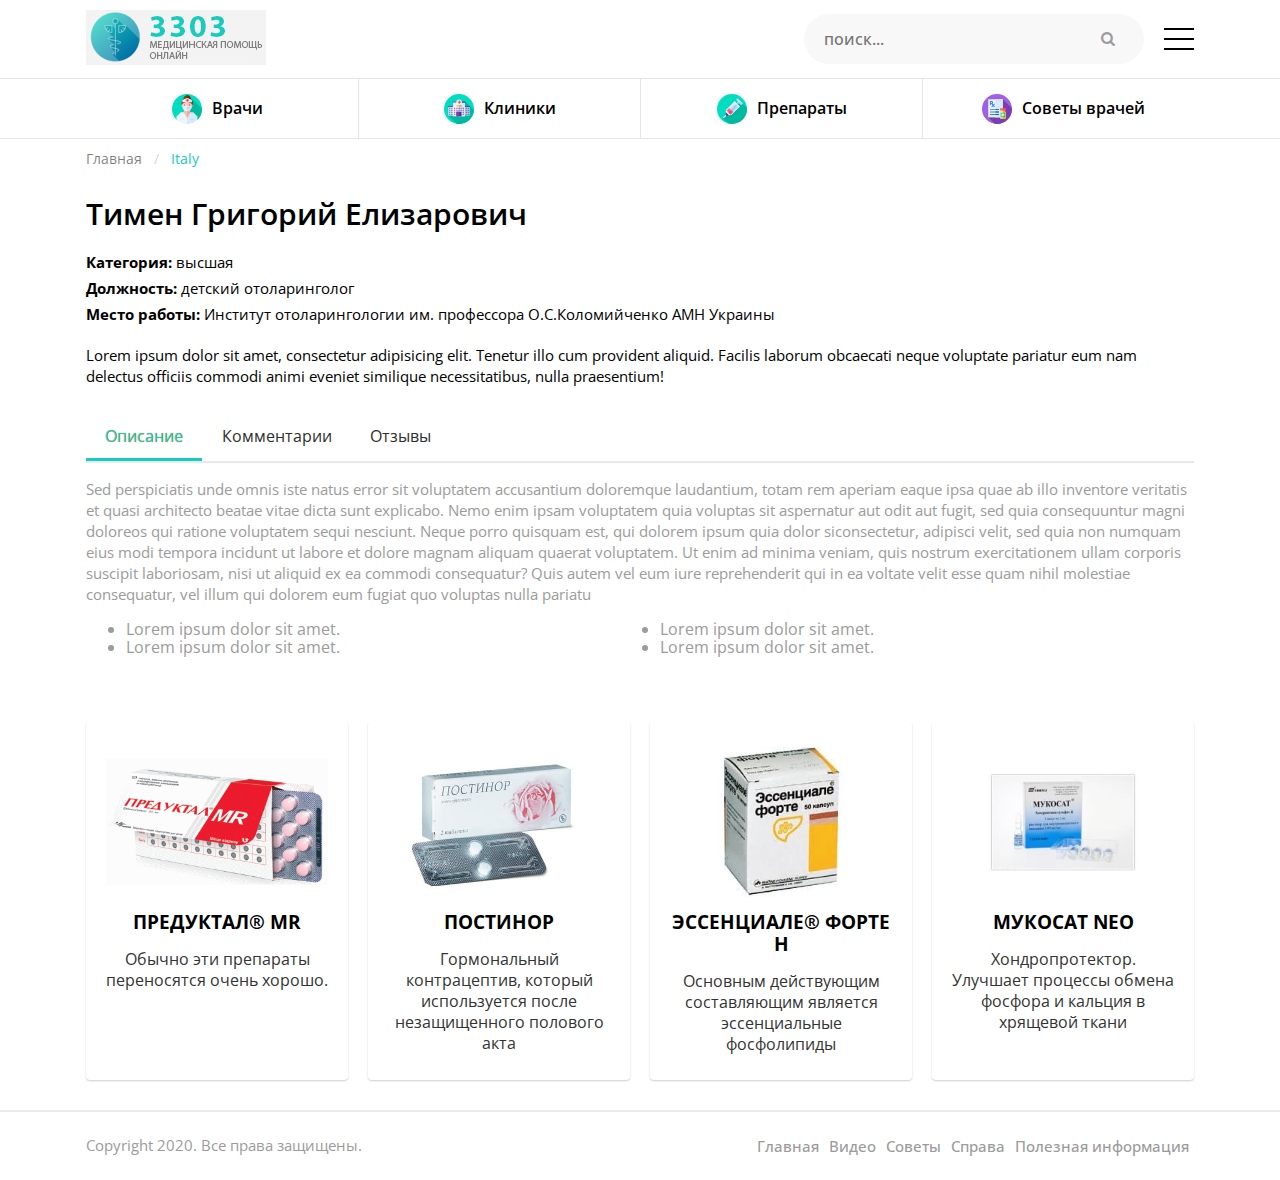
<file: doctor.html>
<!DOCTYPE html>
<html lang="ru">

<head>
    <meta charset="UTF-8">
    <meta http-equiv="X-UA-Compatible" content="IE=edge">
    <meta name="viewport" content="width=device-width, initial-scale=1.0">
    <link rel="stylesheet" href="css/style.min.css">
    <title>test</title>
</head>


<body>
    <header class="header">
    <div id="nav" class="navbar">
        <div class="navbar-top">
            <div class="container">
                <div class="navbar-wrap">
                    <a href="/" class="navbar__logo">
                        <img src="img/logo.png" alt="logo">
                    </a>
                    
                    <div class="navbar__search">
                        <div class="navbar__search-btn">
                            <i class="icon-search"></i>
                        </div>
                        <form action="" class="search">
                            <input type="text" placeholder="поиск...">
                            <button type="submit">
                                <i class="icon-search"></i>
                            </button>
                        </form>
                    </div>
                    <div class="navbar__collapse">
                        <span></span>
                    </div>
                    <div class="navbar-menu">
                        <div class="navbar-menu--close">
                            <i class="icon-cancel"></i>
                        </div>
                        <ul class="navbar__primary-menu">
                            <li><a href="/">Главная</a></li>
                            <li><a href="#">Видео</a></li>
                            <li class="has-dropdown">
                                <a href="#">Советы <i class="icon-plus"></i></a>
                                <ul class="sub-menu">
                                    <li><a href="#">Психология</a>
                                    <li><a href="#">Педиатрия</a>
                                    <li><a href="#">Урология</a>
                                    <li><a href="#">Гинекология</a>
                                    <li><a href="#">Диетология</a>
                                    <li><a href="#">Кардиология</a>
                                    <li><a href="#">Гастроэнтерология</a>
                                    <li><a href="#">Аллергология</a>
                                    <li><a href="#">Дерматология</a>
                                    <li><a href="#">Имуннология</a>
                                    <li><a href="#">Инфекционные заболевания</a>
                                    <li><a href="#">Отоларингология</a>
                                    <li><a href="#">Стоматология</a>
                                    <li><a href="#">Ортопедия</a>
                                    <li><a href="#">Токсикология</a>
                                    <li><a href="#">Хирургия</a>
                                </ul>
                            </li>
                            <li class="has-dropdown">
                                <a href="#">Справа <i class="icon-plus"></i></a>
                                <ul class="sub-menu">
                                    <li><a href="#">Врачи</a></li>
                                    <li><a href="#">Клиники</a></li>
                                    <li><a href="#">Аптеки</a></li>
                                    <li><a href="#">Препараты</a></li>
                                </ul>
                            </li>
                            <li class="has-dropdown">
                                <a href="#">Полезная информация <i class="icon-plus"></i></a>
                                <ul class="sub-menu">
                                    <li><a href="#">Беременость и роды</a></li>
                                    <li><a href="#">Здоровье ребенка</a></li>
                                    <li><a href="#">Психология или интересные факты о нас</a></li>
                                    <li><a href="#">Только для взрослых</a></li>
                                    <li><a href="#">Питание. Фигура и здоровье</a></li>
                                </ul>
                            </li>
                        </ul>
                    </div>
                </div>
            </div>
        </div>
        <div class="navbar-bottom">
            <div class="container">
                <ul class="navbar__secondary-menu js-secondary-menu">
                    <li><a href="#"><i class="navbar__secondary-menu--docs"></i> Врачи</a></li>
                    <li><a href="#"><i class="navbar__secondary-menu--clinic"></i> Клиники</a></li>
                    <li><a href="#"><i class="navbar__secondary-menu--drugs"></i> Препараты</a></li>
                    <li><a href="#"><i class="navbar__secondary-menu--advice"></i> Советы врачей</a></li>
                </ul>
            </div>
        </div>
    </div>
</header>

    <main>
        
        <div class="breadcrumb">
    <div class="container">
        <ul>
            <li><a href="#">Главная</a></li>
            <li>Italy</li>
        </ul>
    </div>
</div>

        <div class="page-doctor mt20 mb20">
    <div class="container">
        <div class="page-wrap">
            <h2 class="page-doctor__title page-title">Тимен Григорий Елизарович</span></h2>
            <div class="page-doctor-info mt20">
                <ul>
                    <li><strong>Категория:</strong> высшая</li>
                    <li><strong>Должность:</strong> детский отоларинголог</li>
                    <li><strong>Место работы:</strong> Институт отоларингологии им. профессора О.С.Коломийченко АМН Украины</li>
                </ul>
                <p>Lorem ipsum dolor sit amet, consectetur adipisicing elit. Tenetur illo cum provident aliquid. Facilis laborum obcaecati neque voluptate pariatur eum nam delectus officiis commodi animi eveniet similique necessitatibus, nulla praesentium!</p>
            </div>
            <div id="skltbsResponsive" class="tabs mt20">
    <ul class="skltbs-tab-group">
        <li class="skltbs-tab-item">
            <a class="skltbs-tab" href="#description">Описание</a>
        </li>
        <li class="skltbs-tab-item">
            <a class="skltbs-tab" href="#comments">Комментарии</a>
        </li>
        <li class="skltbs-tab-item">
            <a class="skltbs-tab" href="#reviews">Отзывы</a>
        </li>
    </ul>
    <div class="skltbs-panel-group">
        <div class="skltbs-panel">
            <div class="description">
                <p>Sed perspiciatis unde omnis iste natus error sit voluptatem accusantium doloremque laudantium, totam rem aperiam eaque ipsa quae ab illo inventore veritatis et quasi architecto beatae vitae dicta sunt explicabo. Nemo enim ipsam voluptatem quia voluptas sit aspernatur aut odit aut fugit, sed quia consequuntur magni doloreos qui ratione voluptatem sequi nesciunt. Neque porro quisquam est, qui dolorem ipsum quia dolor siconsectetur, adipisci velit, sed quia non numquam eius modi tempora incidunt ut labore et dolore magnam aliquam quaerat voluptatem. Ut enim ad minima veniam, quis nostrum exercitationem ullam corporis suscipit laboriosam, nisi ut aliquid ex ea commodi consequatur? Quis autem vel eum iure reprehenderit qui in ea voltate velit esse quam nihil molestiae consequatur, vel illum qui dolorem eum fugiat quo voluptas nulla pariatu</p>
                <ul>
                    <li>Lorem ipsum dolor sit amet.</li>
                    <li>Lorem ipsum dolor sit amet.</li>
                    <li>Lorem ipsum dolor sit amet.</li>
                    <li>Lorem ipsum dolor sit amet.</li>
                </ul>
            </div>
        </div>
        <div class="skltbs-panel">
            <div class="comments">
                <div id="disqus_thread"></div>
                <script>
                    /**
                    *  RECOMMENDED CONFIGURATION VARIABLES: EDIT AND UNCOMMENT THE SECTION BELOW TO INSERT DYNAMIC VALUES FROM YOUR PLATFORM OR CMS.
                    *  LEARN WHY DEFINING THESE VARIABLES IS IMPORTANT: https://disqus.com/admin/universalcode/#configuration-variables    */
                    /*
                    var disqus_config = function () {
                    this.page.url = PAGE_URL;  // Replace PAGE_URL with your page's canonical URL variable
                    this.page.identifier = PAGE_IDENTIFIER; // Replace PAGE_IDENTIFIER with your page's unique identifier variable
                    };
                    */
                    (function() { // DON'T EDIT BELOW THIS LINE
                    var d = document, s = d.createElement('script');
                    s.src = 'https://test-gxpfmmsx51.disqus.com/embed.js';
                    s.setAttribute('data-timestamp', +new Date());
                    (d.head || d.body).appendChild(s);
                    })();
                </script>
            </div>
        </div>
        <div class="skltbs-panel">
            <div class="reviews">
                <h2 class="reviews-title">2 отзыв для <span>КОДТЕРПИН IC®</span></h2>
                <ol class="comment-list">
                    <li class="comment">
                        <p class="meta">
                            <strong class="comment__author">Елена Генадьевна</strong>
                            <span class="comment__dash">–</span> 
                            <time class="comment__date" datetime="2021-03-01T06:06:32+00:00">01 марта 2021</time> 
                        </p>
                        <div class="description">
                            <p>Я себе собиралась делать операцию  по выравниванию перегородки. Это было более чем 5  лет назад, в поисках  самых лучших специалистов   я перерыла весь Киев . Тогда родственники мне посоветовали   (они много лет у него лечились)профессора с фамилией Тринис в  ЛОР-институте, но он в то вреся  был  уже пожилым и сам операций не делал, а порекомендовал Тимена Г. Е.
                                Правда я  тогда  побоялась сделать операцию,   сделала  уже после родов  в госпитале МВД.</p>
                        </div>
                    </li>
                    <li class="comment">
                        <p class="meta">
                            <strong class="comment__author">Елена Генадьевна</strong>
                            <span class="comment__dash">–</span> 
                            <time class="comment__date" datetime="2021-03-01T06:06:32+00:00">01 марта 2021</time> 
                        </p>
                        <div class="description">
                            <p>Я себе собиралась делать операцию  по выравниванию перегородки. Это было более чем 5  лет назад, в поисках  самых лучших специалистов   я перерыла весь Киев . Тогда родственники мне посоветовали   (они много лет у него лечились)профессора с фамилией Тринис в  ЛОР-институте, но он в то вреся  был  уже пожилым и сам операций не делал, а порекомендовал Тимена Г. Е.
                                Правда я  тогда  побоялась сделать операцию,   сделала  уже после родов  в госпитале МВД.</p>
                        </div>
                    </li>
                </ol>
                <div class="reviews-add">
                    <span class="comment-reply-title">Добавить отзыв</span>
                    <form action="">
                        <span>Ваш отзыв</span>
                        <textarea class="mb20" name="" id="" cols="30" rows="10" required></textarea>
                        <label for="name">
                            <span>Имя</span>
                            <input class="" type="text" name="name" id="" required>
                        </label>
                        <label for="email">
                            <span>Email</span>
                            <input class="" type="email" name="email" id="" required>
                        </label>
                        <button class="c-btn" type="submit">Отправить</button>
                    </form>
                </div>
            </div>
        </div>
    </div>
</div>
            <div class="products__list mt20"><!--class js-products-->
    <div class="product">
        <div class="product__img">
            <a href="#"><img src="img/preducal.jpg" alt="ПРЕДУКТАЛ®"></a>
        </div>
        <div class="product__text">
            <h4><a href="#">ПРЕДУКТАЛ® MR</a></h4>
            <p>Обычно эти препараты переносятся очень хорошо.</p>
        </div>
    </div>
    <div class="product">
        <div class="product__img">
            <a href="#"><img src="img/postinor.jpg" alt="ПОСТИНОР"></a>
        </div>
        <div class="product__text">
            <h4><a href="#">ПОСТИНОР</a></h4>
            <p>Гормональный контрацептив, который используется после незащищенного полового акта</p>
        </div>
    </div>
    <div class="product">
        <div class="product__img">
            <a href="#"><img src="img/esenciale.jpg" alt="ЭССЕНЦИАЛЕ® ФОРТЕ Н"></a>
        </div>
        <div class="product__text">
            <h4><a href="#">ЭССЕНЦИАЛЕ® ФОРТЕ Н</a></h4>
            <p>Основным действующим составляющим является эссенциальные фосфолипиды</p>
        </div>
    </div>
    <div class="product">
        <div class="product__img">
            <a href="#"><img src="img/mukosat.jpg" alt="МУКОСАТ NEO"></a>
        </div>
        <div class="product__text">
            <h4><a href="#">МУКОСАТ NEO</a></h4>
            <p>Хондропротектор. Улучшает процессы обмена фосфора и кальция в хрящевой ткани</p>
        </div>
    </div>
</div>
        </div>
    </div>
</div>

    </main>

    <footer class="footer">
    <div class="container">
        <div class="footer-wrap">
            <div class="footer__copyright">
                <p>Copyright 2020. Все права защищены.</p>
            </div>
            <ul class="footer__menu">
                <li><a href="#">Главная</a></li>
                <li><a href="#">Видео</a></li>
                <li><a href="#">Советы</a></li>
                <li><a href="#">Справа</a></li>
                <li><a href="#">Полезная информация</a></li>
            </ul>
        </div>
    </div>
</footer>

    <script src="js/libs.min.js"></script>
<script src="js/main.js"></script>
</body>
</html>
</file>
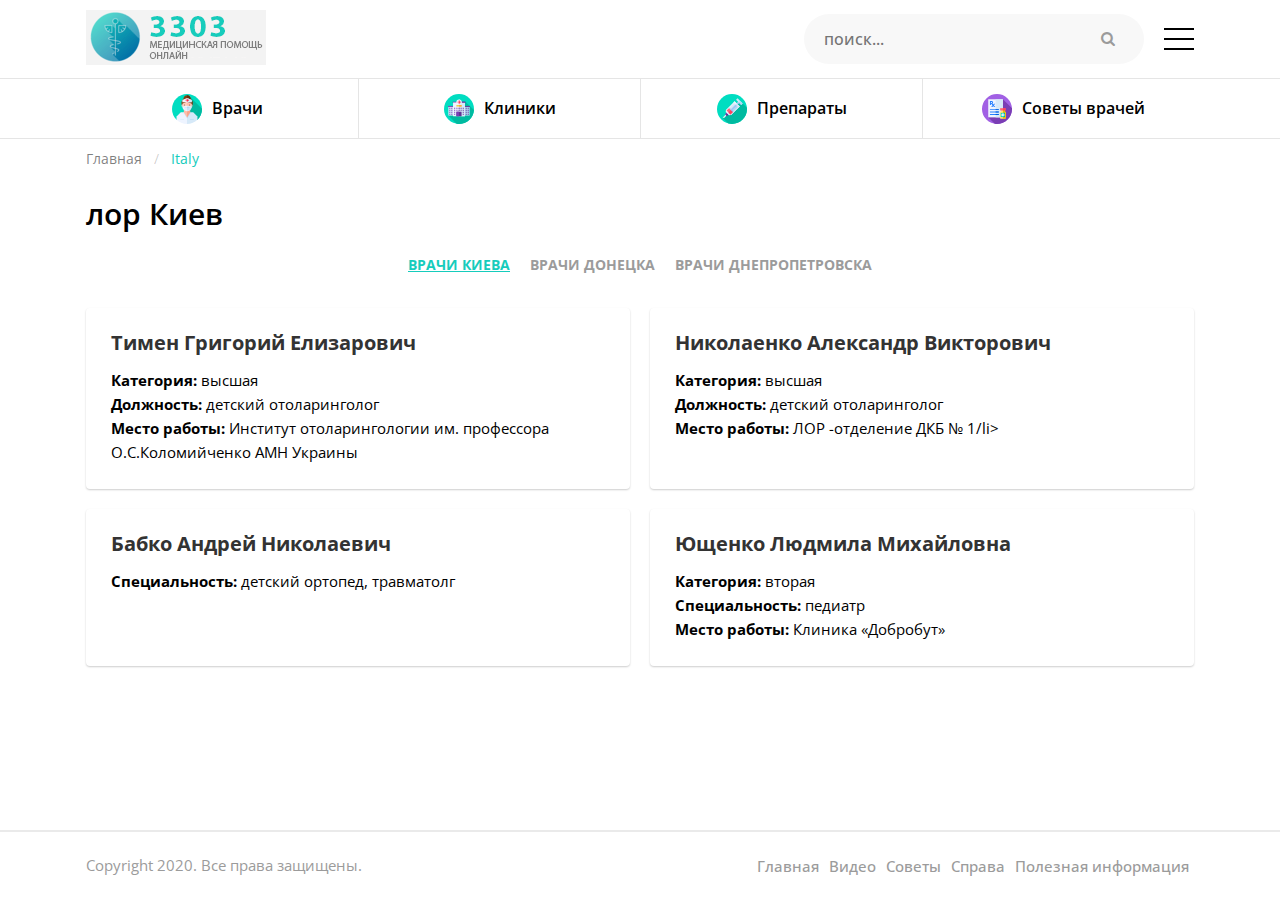
<file: doctors-category.html>
<!DOCTYPE html>
<html lang="ru">

<head>
    <meta charset="UTF-8">
    <meta http-equiv="X-UA-Compatible" content="IE=edge">
    <meta name="viewport" content="width=device-width, initial-scale=1.0">
    <link rel="stylesheet" href="css/style.min.css">
    <title>test</title>
</head>


<body>
    <header class="header">
    <div id="nav" class="navbar">
        <div class="navbar-top">
            <div class="container">
                <div class="navbar-wrap">
                    <a href="/" class="navbar__logo">
                        <img src="img/logo.png" alt="logo">
                    </a>
                    
                    <div class="navbar__search">
                        <div class="navbar__search-btn">
                            <i class="icon-search"></i>
                        </div>
                        <form action="" class="search">
                            <input type="text" placeholder="поиск...">
                            <button type="submit">
                                <i class="icon-search"></i>
                            </button>
                        </form>
                    </div>
                    <div class="navbar__collapse">
                        <span></span>
                    </div>
                    <div class="navbar-menu">
                        <div class="navbar-menu--close">
                            <i class="icon-cancel"></i>
                        </div>
                        <ul class="navbar__primary-menu">
                            <li><a href="/">Главная</a></li>
                            <li><a href="#">Видео</a></li>
                            <li class="has-dropdown">
                                <a href="#">Советы <i class="icon-plus"></i></a>
                                <ul class="sub-menu">
                                    <li><a href="#">Психология</a>
                                    <li><a href="#">Педиатрия</a>
                                    <li><a href="#">Урология</a>
                                    <li><a href="#">Гинекология</a>
                                    <li><a href="#">Диетология</a>
                                    <li><a href="#">Кардиология</a>
                                    <li><a href="#">Гастроэнтерология</a>
                                    <li><a href="#">Аллергология</a>
                                    <li><a href="#">Дерматология</a>
                                    <li><a href="#">Имуннология</a>
                                    <li><a href="#">Инфекционные заболевания</a>
                                    <li><a href="#">Отоларингология</a>
                                    <li><a href="#">Стоматология</a>
                                    <li><a href="#">Ортопедия</a>
                                    <li><a href="#">Токсикология</a>
                                    <li><a href="#">Хирургия</a>
                                </ul>
                            </li>
                            <li class="has-dropdown">
                                <a href="#">Справа <i class="icon-plus"></i></a>
                                <ul class="sub-menu">
                                    <li><a href="#">Врачи</a></li>
                                    <li><a href="#">Клиники</a></li>
                                    <li><a href="#">Аптеки</a></li>
                                    <li><a href="#">Препараты</a></li>
                                </ul>
                            </li>
                            <li class="has-dropdown">
                                <a href="#">Полезная информация <i class="icon-plus"></i></a>
                                <ul class="sub-menu">
                                    <li><a href="#">Беременость и роды</a></li>
                                    <li><a href="#">Здоровье ребенка</a></li>
                                    <li><a href="#">Психология или интересные факты о нас</a></li>
                                    <li><a href="#">Только для взрослых</a></li>
                                    <li><a href="#">Питание. Фигура и здоровье</a></li>
                                </ul>
                            </li>
                        </ul>
                    </div>
                </div>
            </div>
        </div>
        <div class="navbar-bottom">
            <div class="container">
                <ul class="navbar__secondary-menu js-secondary-menu">
                    <li><a href="#"><i class="navbar__secondary-menu--docs"></i> Врачи</a></li>
                    <li><a href="#"><i class="navbar__secondary-menu--clinic"></i> Клиники</a></li>
                    <li><a href="#"><i class="navbar__secondary-menu--drugs"></i> Препараты</a></li>
                    <li><a href="#"><i class="navbar__secondary-menu--advice"></i> Советы врачей</a></li>
                </ul>
            </div>
        </div>
    </div>
</header>

    <main>
        
        <div class="breadcrumb">
    <div class="container">
        <ul>
            <li><a href="#">Главная</a></li>
            <li>Italy</li>
        </ul>
    </div>
</div>

        <div class="page-doctors mt20 mb20">
    <div class="container">
        <div class="page-wrap">
            <h2 class="page-doctors-category__title page-title">лор <span>Киев</span></h2>
            <div class="page-doctors-region mt20">
                <a class="active" href="#">Врачи Киева</a>
                <a href="#">Врачи Донецка</a>
                <a href="#">Врачи Днепропетровска</a>
            </div>
            <div class="page-doctors-category-row mt20">
                <ul class="page-doctors__list">
                    <li class="doctors__item">
                        <h3><a href="/doctor.html">Тимен Григорий Елизарович</a></h3>
                        <ul>
                            <li><strong>Категория:</strong> высшая</li>
                            <li><strong>Должность:</strong> детский отоларинголог</li>
                            <li><strong>Место работы:</strong> Институт отоларингологии им. профессора О.С.Коломийченко АМН Украины</li>
                        </ul>
                    </li>
                    <li class="doctors__item">
                        <h3><a href="#">Николаенко Александр Викторович</a></h3>
                        <ul>
                            <li><strong>Категория:</strong> высшая</li>
                            <li><strong>Должность:</strong> детский отоларинголог</li>
                            <li><strong>Место работы:</strong> ЛОР -отделение ДКБ № 1/li>
                        </ul>
                    </li>
                    <li class="doctors__item">
                        <h3><a href="#">Бабко Андрей Николаевич</a></h3>
                        <ul>
                            <li><strong>Специальность:</strong> детский ортопед, травматолг</li>
                        </ul>
                    </li>
                    <li class="doctors__item">
                        <h3><a href="#">Ющенко Людмила Михайловна</a></h3>
                        <ul>
                            <li><strong>Категория:</strong> вторая</li>
                            <li><strong>Специальность:</strong> педиатр</li>
                            <li><strong>Место работы:</strong> Клиника «Добробут»</li>
                        </ul>
                    </li>
                </ul>
            </div>
        </div>
    </div>
</div>

    </main>

    <footer class="footer">
    <div class="container">
        <div class="footer-wrap">
            <div class="footer__copyright">
                <p>Copyright 2020. Все права защищены.</p>
            </div>
            <ul class="footer__menu">
                <li><a href="#">Главная</a></li>
                <li><a href="#">Видео</a></li>
                <li><a href="#">Советы</a></li>
                <li><a href="#">Справа</a></li>
                <li><a href="#">Полезная информация</a></li>
            </ul>
        </div>
    </div>
</footer>

    <script src="js/libs.min.js"></script>
<script src="js/main.js"></script>
</body>
</html>
</file>
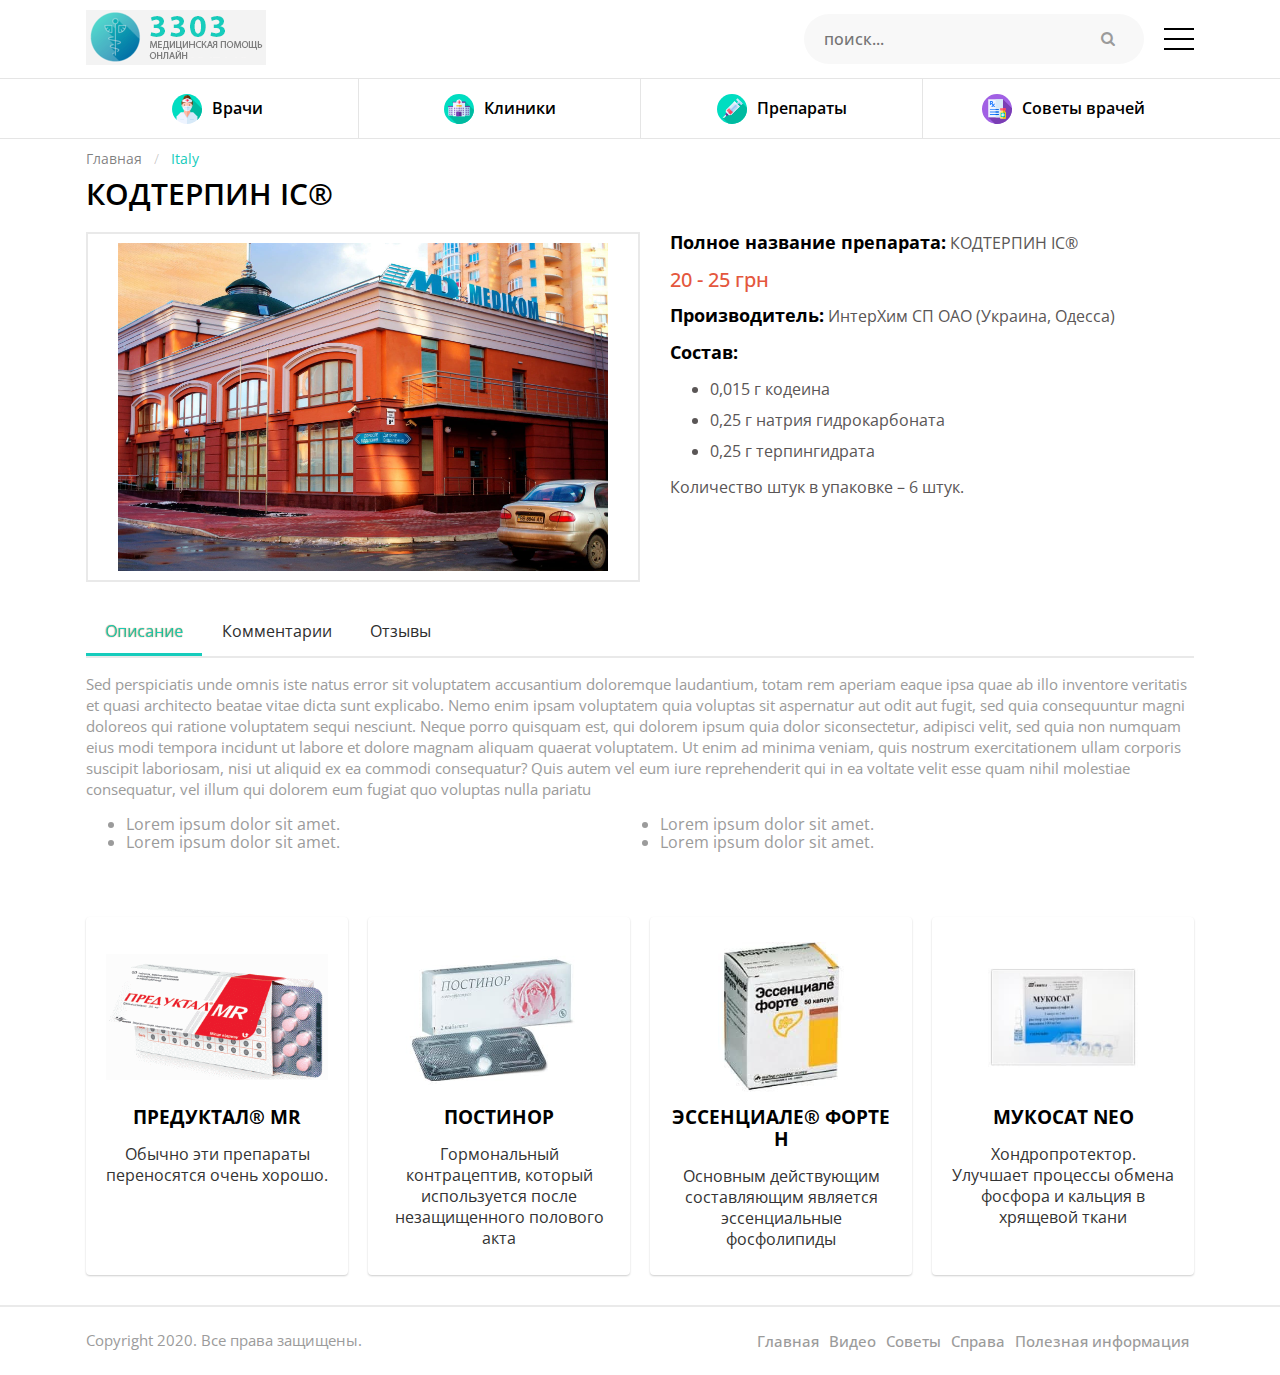
<file: product.html>
<!DOCTYPE html>
<html lang="ru">

<head>
    <meta charset="UTF-8">
    <meta http-equiv="X-UA-Compatible" content="IE=edge">
    <meta name="viewport" content="width=device-width, initial-scale=1.0">
    <link rel="stylesheet" href="css/style.min.css">
    <title>test</title>
</head>


<body>
    <header class="header">
    <div id="nav" class="navbar">
        <div class="navbar-top">
            <div class="container">
                <div class="navbar-wrap">
                    <a href="/" class="navbar__logo">
                        <img src="img/logo.png" alt="logo">
                    </a>
                    
                    <div class="navbar__search">
                        <div class="navbar__search-btn">
                            <i class="icon-search"></i>
                        </div>
                        <form action="" class="search">
                            <input type="text" placeholder="поиск...">
                            <button type="submit">
                                <i class="icon-search"></i>
                            </button>
                        </form>
                    </div>
                    <div class="navbar__collapse">
                        <span></span>
                    </div>
                    <div class="navbar-menu">
                        <div class="navbar-menu--close">
                            <i class="icon-cancel"></i>
                        </div>
                        <ul class="navbar__primary-menu">
                            <li><a href="/">Главная</a></li>
                            <li><a href="#">Видео</a></li>
                            <li class="has-dropdown">
                                <a href="#">Советы <i class="icon-plus"></i></a>
                                <ul class="sub-menu">
                                    <li><a href="#">Психология</a>
                                    <li><a href="#">Педиатрия</a>
                                    <li><a href="#">Урология</a>
                                    <li><a href="#">Гинекология</a>
                                    <li><a href="#">Диетология</a>
                                    <li><a href="#">Кардиология</a>
                                    <li><a href="#">Гастроэнтерология</a>
                                    <li><a href="#">Аллергология</a>
                                    <li><a href="#">Дерматология</a>
                                    <li><a href="#">Имуннология</a>
                                    <li><a href="#">Инфекционные заболевания</a>
                                    <li><a href="#">Отоларингология</a>
                                    <li><a href="#">Стоматология</a>
                                    <li><a href="#">Ортопедия</a>
                                    <li><a href="#">Токсикология</a>
                                    <li><a href="#">Хирургия</a>
                                </ul>
                            </li>
                            <li class="has-dropdown">
                                <a href="#">Справа <i class="icon-plus"></i></a>
                                <ul class="sub-menu">
                                    <li><a href="#">Врачи</a></li>
                                    <li><a href="#">Клиники</a></li>
                                    <li><a href="#">Аптеки</a></li>
                                    <li><a href="#">Препараты</a></li>
                                </ul>
                            </li>
                            <li class="has-dropdown">
                                <a href="#">Полезная информация <i class="icon-plus"></i></a>
                                <ul class="sub-menu">
                                    <li><a href="#">Беременость и роды</a></li>
                                    <li><a href="#">Здоровье ребенка</a></li>
                                    <li><a href="#">Психология или интересные факты о нас</a></li>
                                    <li><a href="#">Только для взрослых</a></li>
                                    <li><a href="#">Питание. Фигура и здоровье</a></li>
                                </ul>
                            </li>
                        </ul>
                    </div>
                </div>
            </div>
        </div>
        <div class="navbar-bottom">
            <div class="container">
                <ul class="navbar__secondary-menu js-secondary-menu">
                    <li><a href="#"><i class="navbar__secondary-menu--docs"></i> Врачи</a></li>
                    <li><a href="#"><i class="navbar__secondary-menu--clinic"></i> Клиники</a></li>
                    <li><a href="#"><i class="navbar__secondary-menu--drugs"></i> Препараты</a></li>
                    <li><a href="#"><i class="navbar__secondary-menu--advice"></i> Советы врачей</a></li>
                </ul>
            </div>
        </div>
    </div>
</header>

    <main>
        
        <div class="breadcrumb">
    <div class="container">
        <ul>
            <li><a href="#">Главная</a></li>
            <li>Italy</li>
        </ul>
    </div>
</div>

        <div class="page-product mb20">
    <div class="container">
        <div class="page-wrap">
            <h2 class="page-product__title page-title">КОДТЕРПИН IC®</h2>
            <div class="page-product-row mt20">
                <div class="page-product-img">
                    <img src="img/clinics/medicom/photos.jpg" alt="«Медиком»">
                </div>
                <div class="page-product-text">
                    <p><strong>Полное название препарата:</strong> КОДТЕРПИН IC®</p>
                    <span class="product-price">20 - 25 грн</span>
                    <p><strong>Производитель:</strong> ИнтерХим СП ОАО (Украина, Одесса)</p>
                    <p><strong>Состав:</strong></p>
                    <ul>
                        <li>0,015 г кодеина</li>
                        <li>0,25 г натрия гидрокарбоната</li>
                        <li>0,25 г терпингидрата</li>
                    </ul>
                    <p>Количество штук в упаковке – 6 штук.</p>
                </div>
            </div>
            
            <div id="skltbsResponsive" class="tabs mt20">
    <ul class="skltbs-tab-group">
        <li class="skltbs-tab-item">
            <a class="skltbs-tab" href="#description">Описание</a>
        </li>
        <li class="skltbs-tab-item">
            <a class="skltbs-tab" href="#comments">Комментарии</a>
        </li>
        <li class="skltbs-tab-item">
            <a class="skltbs-tab" href="#reviews">Отзывы</a>
        </li>
    </ul>
    <div class="skltbs-panel-group">
        <div class="skltbs-panel">
            <div class="description">
                <p>Sed perspiciatis unde omnis iste natus error sit voluptatem accusantium doloremque laudantium, totam rem aperiam eaque ipsa quae ab illo inventore veritatis et quasi architecto beatae vitae dicta sunt explicabo. Nemo enim ipsam voluptatem quia voluptas sit aspernatur aut odit aut fugit, sed quia consequuntur magni doloreos qui ratione voluptatem sequi nesciunt. Neque porro quisquam est, qui dolorem ipsum quia dolor siconsectetur, adipisci velit, sed quia non numquam eius modi tempora incidunt ut labore et dolore magnam aliquam quaerat voluptatem. Ut enim ad minima veniam, quis nostrum exercitationem ullam corporis suscipit laboriosam, nisi ut aliquid ex ea commodi consequatur? Quis autem vel eum iure reprehenderit qui in ea voltate velit esse quam nihil molestiae consequatur, vel illum qui dolorem eum fugiat quo voluptas nulla pariatu</p>
                <ul>
                    <li>Lorem ipsum dolor sit amet.</li>
                    <li>Lorem ipsum dolor sit amet.</li>
                    <li>Lorem ipsum dolor sit amet.</li>
                    <li>Lorem ipsum dolor sit amet.</li>
                </ul>
            </div>
        </div>
        <div class="skltbs-panel">
            <div class="comments">
                <div id="disqus_thread"></div>
                <script>
                    /**
                    *  RECOMMENDED CONFIGURATION VARIABLES: EDIT AND UNCOMMENT THE SECTION BELOW TO INSERT DYNAMIC VALUES FROM YOUR PLATFORM OR CMS.
                    *  LEARN WHY DEFINING THESE VARIABLES IS IMPORTANT: https://disqus.com/admin/universalcode/#configuration-variables    */
                    /*
                    var disqus_config = function () {
                    this.page.url = PAGE_URL;  // Replace PAGE_URL with your page's canonical URL variable
                    this.page.identifier = PAGE_IDENTIFIER; // Replace PAGE_IDENTIFIER with your page's unique identifier variable
                    };
                    */
                    (function() { // DON'T EDIT BELOW THIS LINE
                    var d = document, s = d.createElement('script');
                    s.src = 'https://test-gxpfmmsx51.disqus.com/embed.js';
                    s.setAttribute('data-timestamp', +new Date());
                    (d.head || d.body).appendChild(s);
                    })();
                </script>
            </div>
        </div>
        <div class="skltbs-panel">
            <div class="reviews">
                <h2 class="reviews-title">2 отзыв для <span>КОДТЕРПИН IC®</span></h2>
                <ol class="comment-list">
                    <li class="comment">
                        <p class="meta">
                            <strong class="comment__author">Елена Генадьевна</strong>
                            <span class="comment__dash">–</span> 
                            <time class="comment__date" datetime="2021-03-01T06:06:32+00:00">01 марта 2021</time> 
                        </p>
                        <div class="description">
                            <p>Я себе собиралась делать операцию  по выравниванию перегородки. Это было более чем 5  лет назад, в поисках  самых лучших специалистов   я перерыла весь Киев . Тогда родственники мне посоветовали   (они много лет у него лечились)профессора с фамилией Тринис в  ЛОР-институте, но он в то вреся  был  уже пожилым и сам операций не делал, а порекомендовал Тимена Г. Е.
                                Правда я  тогда  побоялась сделать операцию,   сделала  уже после родов  в госпитале МВД.</p>
                        </div>
                    </li>
                    <li class="comment">
                        <p class="meta">
                            <strong class="comment__author">Елена Генадьевна</strong>
                            <span class="comment__dash">–</span> 
                            <time class="comment__date" datetime="2021-03-01T06:06:32+00:00">01 марта 2021</time> 
                        </p>
                        <div class="description">
                            <p>Я себе собиралась делать операцию  по выравниванию перегородки. Это было более чем 5  лет назад, в поисках  самых лучших специалистов   я перерыла весь Киев . Тогда родственники мне посоветовали   (они много лет у него лечились)профессора с фамилией Тринис в  ЛОР-институте, но он в то вреся  был  уже пожилым и сам операций не делал, а порекомендовал Тимена Г. Е.
                                Правда я  тогда  побоялась сделать операцию,   сделала  уже после родов  в госпитале МВД.</p>
                        </div>
                    </li>
                </ol>
                <div class="reviews-add">
                    <span class="comment-reply-title">Добавить отзыв</span>
                    <form action="">
                        <span>Ваш отзыв</span>
                        <textarea class="mb20" name="" id="" cols="30" rows="10" required></textarea>
                        <label for="name">
                            <span>Имя</span>
                            <input class="" type="text" name="name" id="" required>
                        </label>
                        <label for="email">
                            <span>Email</span>
                            <input class="" type="email" name="email" id="" required>
                        </label>
                        <button class="c-btn" type="submit">Отправить</button>
                    </form>
                </div>
            </div>
        </div>
    </div>
</div>
            <div class="products__list mt20"><!--class js-products-->
    <div class="product">
        <div class="product__img">
            <a href="#"><img src="img/preducal.jpg" alt="ПРЕДУКТАЛ®"></a>
        </div>
        <div class="product__text">
            <h4><a href="#">ПРЕДУКТАЛ® MR</a></h4>
            <p>Обычно эти препараты переносятся очень хорошо.</p>
        </div>
    </div>
    <div class="product">
        <div class="product__img">
            <a href="#"><img src="img/postinor.jpg" alt="ПОСТИНОР"></a>
        </div>
        <div class="product__text">
            <h4><a href="#">ПОСТИНОР</a></h4>
            <p>Гормональный контрацептив, который используется после незащищенного полового акта</p>
        </div>
    </div>
    <div class="product">
        <div class="product__img">
            <a href="#"><img src="img/esenciale.jpg" alt="ЭССЕНЦИАЛЕ® ФОРТЕ Н"></a>
        </div>
        <div class="product__text">
            <h4><a href="#">ЭССЕНЦИАЛЕ® ФОРТЕ Н</a></h4>
            <p>Основным действующим составляющим является эссенциальные фосфолипиды</p>
        </div>
    </div>
    <div class="product">
        <div class="product__img">
            <a href="#"><img src="img/mukosat.jpg" alt="МУКОСАТ NEO"></a>
        </div>
        <div class="product__text">
            <h4><a href="#">МУКОСАТ NEO</a></h4>
            <p>Хондропротектор. Улучшает процессы обмена фосфора и кальция в хрящевой ткани</p>
        </div>
    </div>
</div>
            
        </div>
    </div>
</div>

    </main>

    <footer class="footer">
    <div class="container">
        <div class="footer-wrap">
            <div class="footer__copyright">
                <p>Copyright 2020. Все права защищены.</p>
            </div>
            <ul class="footer__menu">
                <li><a href="#">Главная</a></li>
                <li><a href="#">Видео</a></li>
                <li><a href="#">Советы</a></li>
                <li><a href="#">Справа</a></li>
                <li><a href="#">Полезная информация</a></li>
            </ul>
        </div>
    </div>
</footer>

    <script src="js/libs.min.js"></script>
<script src="js/main.js"></script>
</body>
</html>
</file>
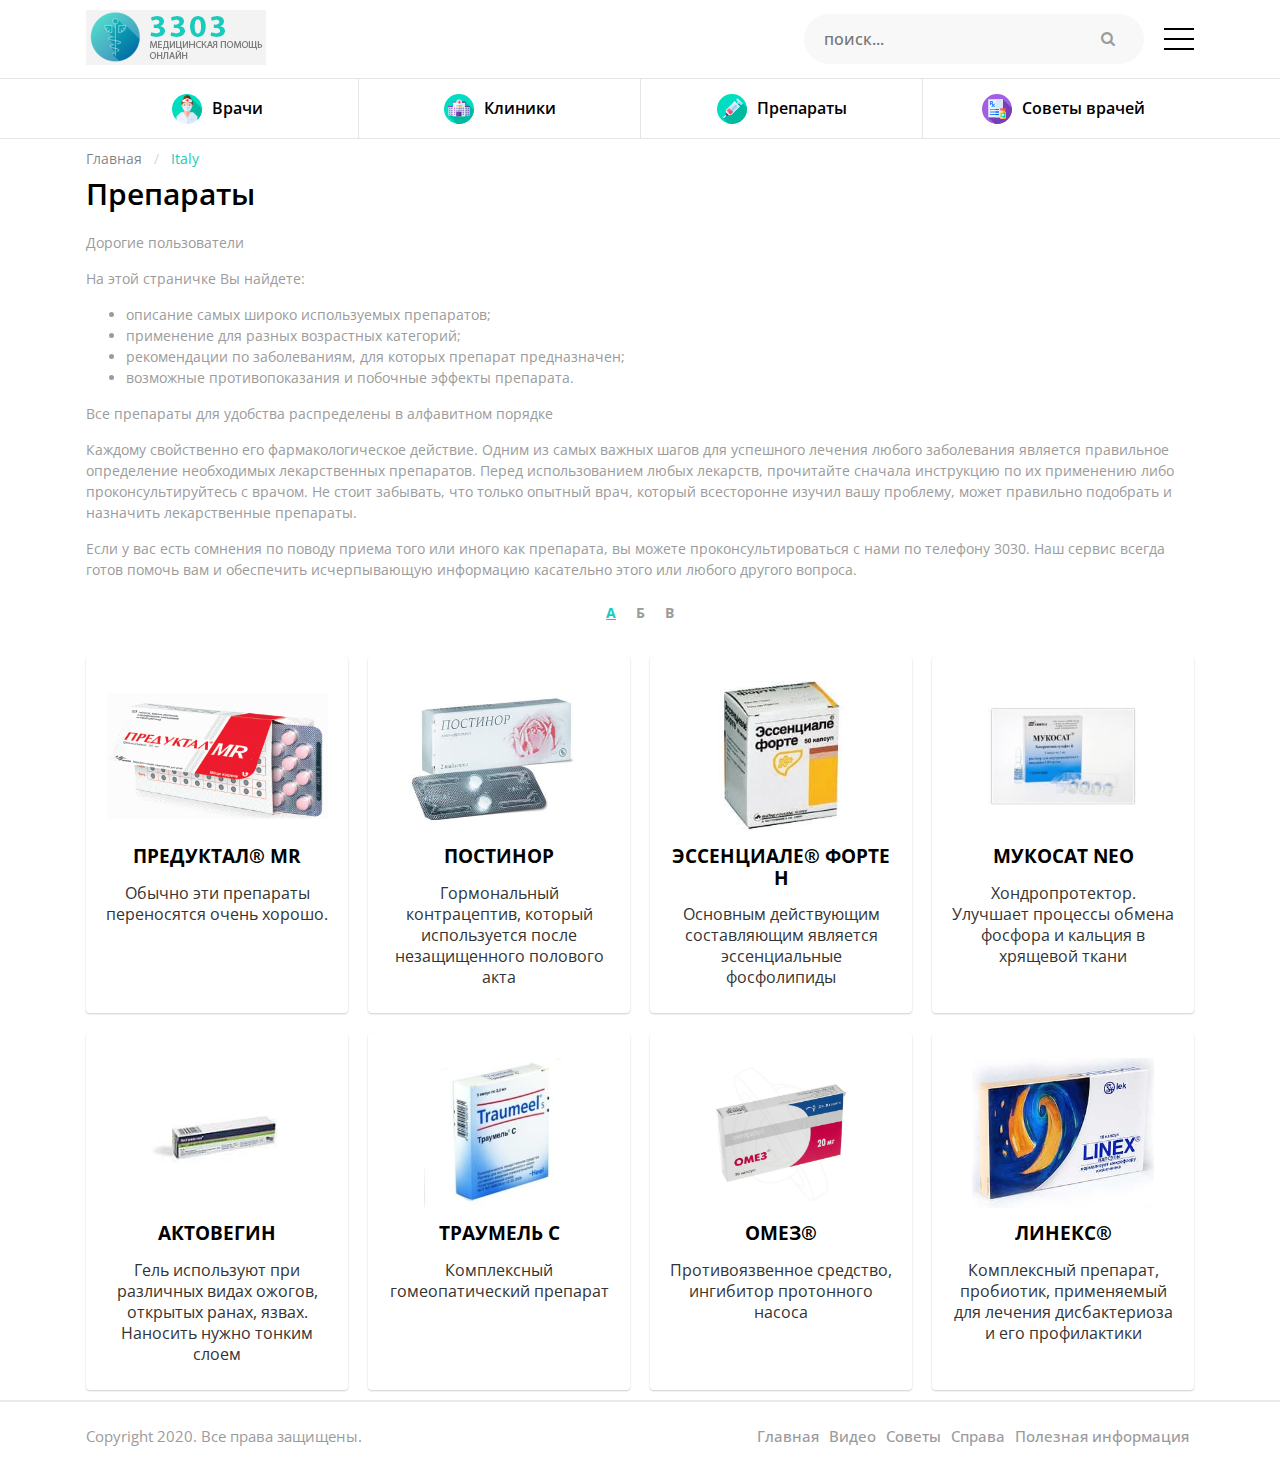
<file: products.html>
<!DOCTYPE html>
<html lang="ru">

<head>
    <meta charset="UTF-8">
    <meta http-equiv="X-UA-Compatible" content="IE=edge">
    <meta name="viewport" content="width=device-width, initial-scale=1.0">
    <link rel="stylesheet" href="css/style.min.css">
    <title>test</title>
</head>


<body>
    <header class="header">
    <div id="nav" class="navbar">
        <div class="navbar-top">
            <div class="container">
                <div class="navbar-wrap">
                    <a href="/" class="navbar__logo">
                        <img src="img/logo.png" alt="logo">
                    </a>
                    
                    <div class="navbar__search">
                        <div class="navbar__search-btn">
                            <i class="icon-search"></i>
                        </div>
                        <form action="" class="search">
                            <input type="text" placeholder="поиск...">
                            <button type="submit">
                                <i class="icon-search"></i>
                            </button>
                        </form>
                    </div>
                    <div class="navbar__collapse">
                        <span></span>
                    </div>
                    <div class="navbar-menu">
                        <div class="navbar-menu--close">
                            <i class="icon-cancel"></i>
                        </div>
                        <ul class="navbar__primary-menu">
                            <li><a href="/">Главная</a></li>
                            <li><a href="#">Видео</a></li>
                            <li class="has-dropdown">
                                <a href="#">Советы <i class="icon-plus"></i></a>
                                <ul class="sub-menu">
                                    <li><a href="#">Психология</a>
                                    <li><a href="#">Педиатрия</a>
                                    <li><a href="#">Урология</a>
                                    <li><a href="#">Гинекология</a>
                                    <li><a href="#">Диетология</a>
                                    <li><a href="#">Кардиология</a>
                                    <li><a href="#">Гастроэнтерология</a>
                                    <li><a href="#">Аллергология</a>
                                    <li><a href="#">Дерматология</a>
                                    <li><a href="#">Имуннология</a>
                                    <li><a href="#">Инфекционные заболевания</a>
                                    <li><a href="#">Отоларингология</a>
                                    <li><a href="#">Стоматология</a>
                                    <li><a href="#">Ортопедия</a>
                                    <li><a href="#">Токсикология</a>
                                    <li><a href="#">Хирургия</a>
                                </ul>
                            </li>
                            <li class="has-dropdown">
                                <a href="#">Справа <i class="icon-plus"></i></a>
                                <ul class="sub-menu">
                                    <li><a href="#">Врачи</a></li>
                                    <li><a href="#">Клиники</a></li>
                                    <li><a href="#">Аптеки</a></li>
                                    <li><a href="#">Препараты</a></li>
                                </ul>
                            </li>
                            <li class="has-dropdown">
                                <a href="#">Полезная информация <i class="icon-plus"></i></a>
                                <ul class="sub-menu">
                                    <li><a href="#">Беременость и роды</a></li>
                                    <li><a href="#">Здоровье ребенка</a></li>
                                    <li><a href="#">Психология или интересные факты о нас</a></li>
                                    <li><a href="#">Только для взрослых</a></li>
                                    <li><a href="#">Питание. Фигура и здоровье</a></li>
                                </ul>
                            </li>
                        </ul>
                    </div>
                </div>
            </div>
        </div>
        <div class="navbar-bottom">
            <div class="container">
                <ul class="navbar__secondary-menu js-secondary-menu">
                    <li><a href="#"><i class="navbar__secondary-menu--docs"></i> Врачи</a></li>
                    <li><a href="#"><i class="navbar__secondary-menu--clinic"></i> Клиники</a></li>
                    <li><a href="#"><i class="navbar__secondary-menu--drugs"></i> Препараты</a></li>
                    <li><a href="#"><i class="navbar__secondary-menu--advice"></i> Советы врачей</a></li>
                </ul>
            </div>
        </div>
    </div>
</header>

    <main>
        
        <div class="breadcrumb">
    <div class="container">
        <ul>
            <li><a href="#">Главная</a></li>
            <li>Italy</li>
        </ul>
    </div>
</div>

        <div class="page-products">
    <div class="container">
        <div class="page-wrap">
            <h2 class="page-products__title page-title">Препараты</h2>
            <div class="page-products-text mt20">
                <p>Дорогие пользователи</p>
                <p>На этой страничке Вы найдете:</p>
                <ul>
                    <li>описание самых широко используемых препаратов;</li>
                    <li>применение для разных возрастных категорий;</li>
                    <li>рекомендации по заболеваниям, для которых препарат предназначен;</li>
                    <li>возможные противопоказания и побочные эффекты препарата.</li>
                </ul>
                <p>Все препараты для удобства распределены в алфавитном порядке</p>
                <p>Каждому свойственно его  фармакологическое действие. Одним из самых важных шагов  для успешного лечения  любого заболевания является  правильное определение необходимых лекарственных препаратов. Перед использованием любых лекарств, прочитайте  сначала инструкцию по их применению либо проконсультируйтесь с врачом. Не стоит забывать, что только опытный врач, который всесторонне изучил вашу проблему, может правильно подобрать и назначить лекарственные препараты.</p>
                <p>Если у вас есть  сомнения по поводу приема того или иного  как препарата, вы можете проконсультироваться с нами по телефону 3030. Наш сервис всегда готов помочь вам и обеспечить исчерпывающую информацию касательно этого или любого другого вопроса.</p>
            </div>
            <div class="a-link mt20">
                <a class="active" href="#">а</a>
                <a href="#">б</a>
                <a href="#">в</a>
            </div>
            <div class="products__list js-products mt20 mb20">
                <div class="product">
                    <div class="product__img">
                        <a href="#"><img src="img/preducal.jpg" alt="ПРЕДУКТАЛ®"></a>
                    </div>
                    <div class="product__text">
                        <h4><a href="#">ПРЕДУКТАЛ® MR</a></h4>
                        <p>Обычно эти препараты переносятся очень хорошо.</p>
                    </div>
                </div>
                <div class="product">
                    <div class="product__img">
                        <a href="#"><img src="img/postinor.jpg" alt="ПОСТИНОР"></a>
                    </div>
                    <div class="product__text">
                        <h4><a href="#">ПОСТИНОР</a></h4>
                        <p>Гормональный контрацептив, который используется после незащищенного полового акта</p>
                    </div>
                </div>
                <div class="product">
                    <div class="product__img">
                        <a href="#"><img src="img/esenciale.jpg" alt="ЭССЕНЦИАЛЕ® ФОРТЕ Н"></a>
                    </div>
                    <div class="product__text">
                        <h4><a href="#">ЭССЕНЦИАЛЕ® ФОРТЕ Н</a></h4>
                        <p>Основным действующим составляющим является эссенциальные фосфолипиды</p>
                    </div>
                </div>
                <div class="product">
                    <div class="product__img">
                        <a href="#"><img src="img/mukosat.jpg" alt="МУКОСАТ NEO"></a>
                    </div>
                    <div class="product__text">
                        <h4><a href="#">МУКОСАТ NEO</a></h4>
                        <p>Хондропротектор. Улучшает процессы обмена фосфора и кальция в хрящевой ткани</p>
                    </div>
                </div>
                <div class="product">
                    <div class="product__img">
                        <a href="#"><img src="img/aktovegin.jpg" alt="АКТОВЕГИН"></a>
                    </div>
                    <div class="product__text">
                        <h4><a href="#">АКТОВЕГИН</a></h4>
                        <p>Гель используют при различных видах ожогов, открытых ранах, язвах. Наносить нужно тонким слоем</p>
                    </div>
                </div>
                <div class="product">
                    <div class="product__img">
                        <a href="#"><img src="img/traumel.jpg" alt="ТРАУМЕЛЬ С"></a>
                    </div>
                    <div class="product__text">
                        <h4><a href="#">ТРАУМЕЛЬ С</a></h4>
                        <p>Комплексный гомеопатический препарат</p>
                    </div>
                </div>
                <div class="product">
                    <div class="product__img">
                        <a href="#"><img src="img/omez.jpg" alt="ОМЕЗ®"></a>
                    </div>
                    <div class="product__text">
                        <h4><a href="#">ОМЕЗ®</a></h4>
                        <p>Противоязвенное средство, ингибитор протонного насоса</p>
                    </div>
                </div>
                <div class="product">
                    <div class="product__img">
                        <a href="#"><img src="img/linex.jpg" alt="ЛИНЕКС®"></a>
                    </div>
                    <div class="product__text">
                        <h4><a href="#">ЛИНЕКС®</a></h4>
                        <p>Комплексный препарат,  пробиотик, применяемый для лечения дисбактериоза и его профилактики</p>
                    </div>
                </div>
            </div>
        </div>
    </div>
</div>

    </main>

    <footer class="footer">
    <div class="container">
        <div class="footer-wrap">
            <div class="footer__copyright">
                <p>Copyright 2020. Все права защищены.</p>
            </div>
            <ul class="footer__menu">
                <li><a href="#">Главная</a></li>
                <li><a href="#">Видео</a></li>
                <li><a href="#">Советы</a></li>
                <li><a href="#">Справа</a></li>
                <li><a href="#">Полезная информация</a></li>
            </ul>
        </div>
    </div>
</footer>

    <script src="js/libs.min.js"></script>
<script src="js/main.js"></script>
</body>
</html>
</file>
<file: css/style.min.css>
@import url("https://fonts.googleapis.com/css2?family=Open+Sans:wght@300;400;600;700&display=swap");body{font-family:'Open Sans', sans-serif;font-size:16px;font-weight:400;color:#000}*,*:before,*:after{-webkit-box-sizing:border-box;box-sizing:border-box}body{display:-webkit-box;display:-ms-flexbox;display:flex;-webkit-box-orient:vertical;-webkit-box-direction:normal;-ms-flex-direction:column;flex-direction:column;min-height:100vh}body{background-color:#fff}main{-webkit-box-flex:1;-ms-flex:1;flex:1}h1,h2,h3,h4,h5,h6,ul,p{margin:0;padding:0}ul{list-style:none}a{text-decoration:none;color:inherit}input,button,textarea{outline:none}.container{margin-left:auto;margin-right:auto;padding-left:1em;padding-right:1em}@media (max-width: 320px){.container{max-width:100%}}@media (min-width: 1024px){.container{max-width:960px}}@media (min-width: 1200px){.container{max-width:1140px}}.hidden{overflow:hidden}.overlay{position:absolute;left:0;top:0;right:0;bottom:0;width:100%;height:100%;background-color:rgba(0,0,0,0.5);-webkit-transition:all .3s ease;-o-transition:all .3s ease;transition:all .3s ease;z-index:100}.mt20{margin-top:20px}.mb20{margin-bottom:20px}.btn{display:block;position:relative;width:-webkit-max-content;width:-moz-max-content;width:max-content;font-size:14px;font-weight:700;text-transform:uppercase;color:#333333;-webkit-transition:all .3s ease;-o-transition:all .3s ease;transition:all .3s ease}.btn:hover{color:#16ccbc}.btn:hover:after{width:100%}.btn:before{position:absolute;content:"";background:#333333;height:2px;width:100%;bottom:-6px;left:0;-webkit-transition:all .3s ease;-o-transition:all .3s ease;transition:all .3s ease}.btn:after{position:absolute;content:"";background:#16ccbc;height:2px;width:0;bottom:-6px;left:0;-webkit-transition:all .3s ease;-o-transition:all .3s ease;transition:all .3s ease}.btn i{font-size:18px;position:relative;padding-left:4px;top:1px}.c-btn{display:-webkit-box;display:-ms-flexbox;display:flex;-webkit-box-align:center;-ms-flex-align:center;align-items:center;padding:20px 40px;position:relative;width:-webkit-max-content;width:-moz-max-content;width:max-content;text-align:center;font-size:14px;line-height:1;font-weight:700;text-transform:uppercase;border-radius:30px;background:#16ccbc;color:#fff;-webkit-transition:all .3s ease;-o-transition:all .3s ease;transition:all .3s ease;outline:none}.c-btn:hover{background:#e4573d}.c-btn:hover i{-webkit-transform:translateX(10px);-ms-transform:translateX(10px);transform:translateX(10px)}.c-btn i{position:relative;font-size:13px;margin-left:7px;-webkit-transition:all .3s ease;-o-transition:all .3s ease;transition:all .3s ease;-webkit-transform:translateX(0);-ms-transform:translateX(0);transform:translateX(0)}.slider-arrow{position:absolute;top:50%;height:100%;border:none;background-color:#f3f3f3;-webkit-transform:translateY(-50%);-ms-transform:translateY(-50%);transform:translateY(-50%);outline:none;cursor:pointer;z-index:10}.slider-arrow__prev,.slider-arrow__next{width:20px;height:100%}.slider-arrow__prev{border-right:1px solid rgba(0,0,0,0.1);left:-15px}.slider-arrow__next{right:-15px;border-left:1px solid rgba(0,0,0,0.1)}.slider-dots{display:-webkit-box;display:-ms-flexbox;display:flex;-webkit-box-align:center;-ms-flex-align:center;align-items:center;-webkit-box-pack:center;-ms-flex-pack:center;justify-content:center;position:absolute;bottom:20px;left:50%;-webkit-transform:translateX(-50%);-ms-transform:translateX(-50%);transform:translateX(-50%)}.slider-dots li{margin:0 5px}.slider-dots li button{padding:7px;font-size:0;border:none;border-radius:50%;background-color:#ccc;outline:none;cursor:pointer}.slider-dots li.slick-active button{background-color:#16ccbc}@media (max-width: 768px){.btn{display:none}}.page-title{font-size:30px;font-weight:600}.reviews-title{margin-bottom:20px;font-size:26px;font-style:normal;line-height:1.2;font-weight:500;color:#333}.reviews .comment-list{padding:0;list-style:none}.reviews .comment{margin:15px 0;padding-bottom:15px;border-bottom:1px solid #ccc}.reviews .comment:last-child{border-bottom:none}.reviews .comment-reply-title{display:block;font-size:18px;font-weight:600;line-height:20px;color:#333333;padding-bottom:15px;margin-bottom:30px;border-bottom:1px solid #e6e6e6}.reviews .meta{margin-bottom:10px;font-size:15px;font-weight:normal;line-height:28px;color:#9b9b9b}.reviews .description p{font-size:15px;font-weight:normal;line-height:21px;color:#9b9b9b}.reviews form{display:-webkit-box;display:-ms-flexbox;display:flex;-ms-flex-wrap:wrap;flex-wrap:wrap;-webkit-box-pack:justify;-ms-flex-pack:justify;justify-content:space-between;-webkit-box-align:end;-ms-flex-align:end;align-items:flex-end}.reviews form span{color:#222;margin:0 0 5px;display:block}.reviews form textarea{border:1px solid #eaedff;height:170px;padding:15px;width:100%;font-size:18px;color:#666666;font-weight:500;resize:none}.reviews form input{border:1px solid #eaedff;background:#ffffff;border-radius:0;height:45px;padding:0 0 0 10px;width:100%}.reviews form label{width:calc(100% / 3 - 6px)}.reviews form button{display:-webkit-box;display:-ms-flexbox;display:flex;-webkit-box-pack:center;-ms-flex-pack:center;justify-content:center;padding:0 20px;width:calc(100% / 3 - 6px);height:45px;border:none;border-radius:0;cursor:pointer}@media (max-width: 768px){.reviews form label{margin-bottom:20px;width:100%}.reviews form button{width:100%}}.description{color:#9b9b9b}.description h1,.description h2,.description h3,.description h4,.description h5,.description h6{margin-bottom:15px}.description p{margin-bottom:15px;font-size:15px;font-weight:normal;line-height:21px}.description ul{display:-webkit-box;display:-ms-flexbox;display:flex;-ms-flex-wrap:wrap;flex-wrap:wrap;margin-bottom:15px;padding-left:40px;list-style:disc}.description ul li{padding-right:25px;width:50%}@media (max-width: 480px){.description ul li{width:100%}}.a-link{display:-webkit-box;display:-ms-flexbox;display:flex;-ms-flex-wrap:wrap;flex-wrap:wrap;-webkit-box-pack:center;-ms-flex-pack:center;justify-content:center;margin-left:-10px;margin-right:-10px}.a-link a{display:block;margin:5px 10px;font-size:14px;font-weight:700;text-transform:uppercase;color:#9b9b9b}.a-link a:hover{text-decoration:underline;color:#000}.a-link a.active{color:#16ccbc;text-decoration:underline}.navbar{background-color:#fff}.navbar-top{padding:10px 0;border-bottom:1px solid rgba(0,0,0,0.1)}.navbar-bottom{border-bottom:1px solid rgba(0,0,0,0.1)}.navbar-wrap{display:-webkit-box;display:-ms-flexbox;display:flex;-webkit-box-align:center;-ms-flex-align:center;align-items:center;-webkit-box-pack:justify;-ms-flex-pack:justify;justify-content:space-between;width:100%}.navbar__collapse{display:-webkit-box;display:-ms-flexbox;display:flex;-webkit-box-align:center;-ms-flex-align:center;align-items:center;-webkit-box-pack:center;-ms-flex-pack:center;justify-content:center;margin-left:20px;width:30px;height:35px;cursor:pointer}.navbar__collapse:hover span{background-color:#16ccbc}.navbar__collapse:hover span:before,.navbar__collapse:hover span:after{background-color:#16ccbc}.navbar__collapse span{display:block;position:relative;width:30px;height:2px;background-color:#000;-webkit-transition:all .3s ease;-o-transition:all .3s ease;transition:all .3s ease}.navbar__collapse span:before,.navbar__collapse span:after{content:'';position:absolute;width:30px;height:2px;background-color:#000;-webkit-transition:all .3s ease;-o-transition:all .3s ease;transition:all .3s ease}.navbar__collapse span:before{top:-10px}.navbar__collapse span:after{bottom:-10px}.navbar-menu{position:fixed;right:0;top:0;-webkit-transition:all 0.7s ease 0s;-o-transition:all 0.7s ease 0s;transition:all 0.7s ease 0s;width:280px;height:100vh;background:#fff;-webkit-transform:translateX(100%);-ms-transform:translateX(100%);transform:translateX(100%);overflow-y:auto;z-index:9999}.navbar-menu--close{position:absolute;top:15px;right:15px;color:#000;cursor:pointer}.navbar__primary-menu{margin-top:20px}.navbar__primary-menu>li{padding:10px 0;border-bottom:1px solid rgba(204,204,204,0.3)}.navbar__primary-menu>li.has-dropdown>a{display:-webkit-box;display:-ms-flexbox;display:flex;-webkit-box-align:center;-ms-flex-align:center;align-items:center;-webkit-box-pack:justify;-ms-flex-pack:justify;justify-content:space-between}.navbar__primary-menu>li.has-dropdown>a i{-webkit-transition:all .3s ease;-o-transition:all .3s ease;transition:all .3s ease}.navbar__primary-menu>li>a{display:block;padding:10px 15px;position:relative}.navbar__primary-menu>li.has-dropdown.open-drop>a i{-webkit-transform:rotate(45deg);-ms-transform:rotate(45deg);transform:rotate(45deg)}.navbar__primary-menu>li.has-dropdown.open-drop .sub-menu{visibility:visible;opacity:1;height:auto;-webkit-transition:all .3s ease;-o-transition:all .3s ease;transition:all .3s ease}.navbar__primary-menu .sub-menu{margin-left:15px;padding-left:10px;border-left:1px solid #ccc;visibility:hidden;opacity:0;height:0;-webkit-transition:all .3s ease;-o-transition:all .3s ease;transition:all .3s ease}.navbar__primary-menu .sub-menu li a{display:block;padding:10px;font-size:14px}.navbar__secondary-menu{display:-webkit-box;display:-ms-flexbox;display:flex;-webkit-box-align:center;-ms-flex-align:center;align-items:center;margin:0 -10px}.navbar__secondary-menu li{display:-webkit-box;display:-ms-flexbox;display:flex;-webkit-box-pack:center;-ms-flex-pack:center;justify-content:center;width:calc(100% / 4);text-align:center;border-left:1px solid rgba(0,0,0,0.1)}.navbar__secondary-menu li:first-child{border:none}.navbar__secondary-menu li a{display:-webkit-box;display:-ms-flexbox;display:flex;-webkit-box-align:center;-ms-flex-align:center;align-items:center;-webkit-box-pack:center;-ms-flex-pack:center;justify-content:center;padding:20px 0;position:relative;font-weight:600}.navbar__secondary-menu li a i{margin-right:40px;position:relative}.navbar__secondary-menu li a i:before{content:'';position:absolute;left:0;top:50%;width:30px;height:30px;-webkit-transform:translateY(-50%);-ms-transform:translateY(-50%);transform:translateY(-50%)}.navbar__secondary-menu li a i.navbar__secondary-menu--docs:before{background:url("../img/3022341.svg") no-repeat}.navbar__secondary-menu li a i.navbar__secondary-menu--clinic:before{background:url("../img/3022350.svg") no-repeat}.navbar__secondary-menu li a i.navbar__secondary-menu--drugs:before{background:url("../img/3022487.svg") no-repeat}.navbar__secondary-menu li a i.navbar__secondary-menu--advice:before{background:url("../img/3022387.svg") no-repeat}#nav.open-menu .navbar-menu{-webkit-transform:translateX(0);-ms-transform:translateX(0);transform:translateX(0)}#nav.fixed-nav{left:0;margin:auto;position:fixed;top:0;width:100%;-webkit-box-shadow:0 0 60px 0 rgba(0,0,0,0.18);box-shadow:0 0 60px 0 rgba(0,0,0,0.18);-webkit-animation:300ms ease-in-out 0s normal none 1 running fadeInDown;animation:300ms ease-in-out 0s normal none 1 running fadeInDown;z-index:9999}@media (min-width: 768px){.navbar__search{margin-left:auto;position:relative}.navbar__search-btn{display:none}.navbar__search .search input{background:#f8f8f8;border:none;color:#9b9b9b;font-size:16px;font-weight:500;height:50px;padding-left:20px;width:340px;border-radius:30px}.navbar__search .search button{background:none;border:none;color:#9b9b9b;font-size:15px;position:absolute;right:20px;top:15px;-webkit-transition:all .3s ease;-o-transition:all .3s ease;transition:all .3s ease;cursor:pointer}}@media (max-width: 768px){.navbar__search{margin-left:auto;position:relative}.navbar__search-btn{display:-webkit-box;display:-ms-flexbox;display:flex;-webkit-box-align:center;-ms-flex-align:center;align-items:center;-webkit-box-pack:center;-ms-flex-pack:center;justify-content:center;width:30px;height:30px;font-size:20px;cursor:pointer}.navbar__search:hover .search,.navbar__search:focus .search{top:0;background-color:#fff;visibility:visible;opacity:1;z-index:999}.navbar__search .search{position:fixed;left:0;right:0;top:100px;width:100%;height:79px;-webkit-transition:all .3s ease;-o-transition:all .3s ease;transition:all .3s ease;visibility:hidden;opacity:0;z-index:1}.navbar__search .search input{padding:0 20px;width:100%;height:100%;border:none;background-color:#16ccbc;color:#fff;outline:none}.navbar__search .search input::-webkit-input-placeholder{color:rgba(255,255,255,0.8);-webkit-transition:ease 1s;transition:ease 1s}.navbar__search .search input::-moz-placeholder{color:rgba(255,255,255,0.8);-moz-transition:ease 1s;transition:ease 1s}.navbar__search .search input:-ms-input-placeholder{color:rgba(255,255,255,0.8);-ms-transition:ease 1s;transition:ease 1s}.navbar__search .search input::-ms-input-placeholder{color:rgba(255,255,255,0.8);-ms-transition:ease 1s;transition:ease 1s}.navbar__search .search input::placeholder{color:rgba(255,255,255,0.8);-webkit-transition:ease 1s;-o-transition:ease 1s;transition:ease 1s}.navbar__search .search input:focus::-webkit-input-placeholder{-webkit-transition:all 0.2s linear;transition:all 0.2s linear;-webkit-transform:translate(30px, 0);transform:translate(30px, 0);opacity:0}.navbar__search .search input:focus::-moz-placeholder{-moz-transition:all 0.2s linear;transition:all 0.2s linear;transform:translate(30px, 0);opacity:0}.navbar__search .search input:focus:-ms-input-placeholder{-ms-transition:all 0.2s linear;transition:all 0.2s linear;-ms-transform:translate(30px, 0);transform:translate(30px, 0);opacity:0}.navbar__search .search input:focus::-ms-input-placeholder{-ms-transition:all 0.2s linear;transition:all 0.2s linear;-ms-transform:translate(30px, 0);transform:translate(30px, 0);opacity:0}.navbar__search .search input:focus::placeholder{-webkit-transition:all 0.2s linear;-o-transition:all 0.2s linear;transition:all 0.2s linear;-webkit-transform:translate(30px, 0);-ms-transform:translate(30px, 0);transform:translate(30px, 0);opacity:0}.navbar__search .search button{display:-webkit-box;display:-ms-flexbox;display:flex;-webkit-box-align:center;-ms-flex-align:center;align-items:center;-webkit-box-pack:center;-ms-flex-pack:center;justify-content:center;position:absolute;top:50%;right:20px;font-size:24px;border:none;background-color:transparent;color:#fff;-webkit-transform:translateY(-50%);-ms-transform:translateY(-50%);transform:translateY(-50%);cursor:pointer}.navbar__secondary-menu{margin:0}.navbar__secondary-menu li{padding:0 10px;width:auto}}.footer{padding:25px 0;border-top:2px solid #eaeaea;background-color:#fff}.footer-wrap{display:-webkit-box;display:-ms-flexbox;display:flex;-webkit-box-align:center;-ms-flex-align:center;align-items:center;-ms-flex-wrap:wrap;flex-wrap:wrap}.footer__copyright{margin:0;font-size:15px;color:#9b9b9b}.footer__menu{display:-webkit-box;display:-ms-flexbox;display:flex;-webkit-box-align:center;-ms-flex-align:center;align-items:center;margin-left:auto}.footer__menu li:hover a{color:#16ccbc}.footer__menu li a{padding:0 5px;position:relative;font-size:15px;font-weight:500;color:#9b9b9b;-webkit-transition:all .3s ease;-o-transition:all .3s ease;transition:all .3s ease}@media (max-width: 768px){.footer__copyright{margin:auto}.footer__menu{display:none}}.breadcrumb ul{padding:10px 0;list-style:none;background-color:#fff}.breadcrumb ul li{display:inline;font-size:14px;color:#16ccbc}.breadcrumb ul li a{color:rgba(0,0,0,0.5);text-decoration:none}.breadcrumb ul li a:hover{color:#01447e;text-decoration:underline}.breadcrumb ul li+li:before{padding:8px;color:rgba(0,0,0,0.2);content:"/\00a0"}.slider{background-position:center center;background-size:cover}.slider .slide{height:450px;outline:none}.slider .slide-wrap{display:-webkit-box;display:-ms-flexbox;display:flex;-webkit-box-align:center;-ms-flex-align:center;align-items:center;height:100%}.slider .slide-col{width:50%}.slider .slide__title{font-size:34px;margin-bottom:20px;color:#333333;font-weight:600}.slider .slide__description{font-size:18px;line-height:32px;font-weight:500;color:#666666;padding-left:25px;margin-bottom:34px;margin-right:30px;position:relative}.slider .slide__description:before{position:absolute;height:100%;width:4px;content:"";background:#e4573d;left:0;top:9px}.slider .slide__img{display:-webkit-box;display:-ms-flexbox;display:flex;-webkit-box-pack:center;-ms-flex-pack:center;justify-content:center;width:100%;height:auto}.slider .slide__img img{max-width:350px;width:100%;height:auto}@media (max-width: 768px){.slider .slide{height:350px}.slider .slide-col{margin-bottom:40px;width:100%}.slider .slide-col:last-child{display:none}.slider .slide__title{font-size:26px}.slider .slide__description{margin-right:0;font-size:16px}}@media (max-width: 480px){.slider .slide__title{margin-bottom:10px}.slider .slide__description{margin-bottom:15px}}.products{padding:40px 0}.products-row{display:-webkit-box;display:-ms-flexbox;display:flex;-webkit-box-align:center;-ms-flex-align:center;align-items:center;margin-bottom:30px}.products__title{font-size:30px;font-weight:600}.products__btn{margin-left:auto}.products__list{display:-webkit-box;display:-ms-flexbox;display:flex;-ms-flex-wrap:wrap;flex-wrap:wrap;margin:20px -10px 0}.product{margin:10px;padding:25px 20px;width:calc(100% / 4 - 20px);background-color:#fff;border-radius:4px;-webkit-box-shadow:0 1px 2px 0 rgba(0,0,0,0.2);box-shadow:0 1px 2px 0 rgba(0,0,0,0.2)}.product__img{width:100%;height:150px}.product__img img{width:100%;height:100%;-o-object-fit:contain;object-fit:contain}.product__text h4{margin:15px 0;text-align:center;font-size:19px}.product__text h4:hover a{color:#16ccbc}.product__text h4 a{-webkit-transition:all .3s ease;-o-transition:all .3s ease;transition:all .3s ease}.product__text p{text-align:center;line-height:21px;color:#333333}@media (max-width: 768px){.products{padding:20px 0}.products-row{margin-bottom:15px}.products__title{text-align:center}.products__list{margin:0}.product{width:calc(100% / 2 - 20px)}}@media (max-width: 480px){.product{margin-left:0;margin-right:0;width:100%}}.news{padding:40px 0;background-color:#fff}.news__title{margin-bottom:30px;text-align:center;font-size:30px;font-weight:600}.news__list{display:-webkit-box;display:-ms-flexbox;display:flex;-ms-flex-wrap:wrap;flex-wrap:wrap;margin:0 -10px}.news__item{margin:10px;width:calc(100% / 3 - 20px)}.news__item:hover .news__item-img:before{background:#16ccbc}.news__item-img{position:relative;height:210px}.news__item-img:before{position:absolute;content:"";background:#dceaff;height:130px;width:210px;left:-10px;top:-10px;z-index:1;-webkit-transition:all .3s ease;-o-transition:all .3s ease;transition:all .3s ease}.news__item-img a{height:100%}.news__item-img a img{position:relative;max-width:100%;width:100%;height:100%;-o-object-fit:cover;object-fit:cover;z-index:2}.news__item-tag{color:#ffffff;font-size:13px;font-weight:700;padding:6px 16px;text-transform:uppercase;line-height:1;border-radius:30px;position:absolute;bottom:-8px;left:45px;background-color:#e4573d;z-index:9}.news__item-text{border:1px solid #e1e1e1;padding:30px 40px;-webkit-transition:all .3s ease;-o-transition:all .3s ease;transition:all .3s ease}.news__item-text h4{font-size:22px;margin:15px 0;-webkit-transition:all .3s ease;-o-transition:all .3s ease;transition:all .3s ease}.news__item-text h4:hover{color:#16ccbc}.news__item-text p{margin-bottom:10px;font-size:15px;font-weight:normal;line-height:21px;color:#9b9b9b}.news__item-date{display:-webkit-box;display:-ms-flexbox;display:flex;-webkit-box-align:center;-ms-flex-align:center;align-items:center;font-size:15px;color:#666;-webkit-transition:all .3s ease;-o-transition:all .3s ease;transition:all .3s ease}.news__item-date:hover a{color:#16ccbc}.news__item-date i{padding-right:6px}@media (max-width: 768px){.news{padding:20px 0}.news__item{width:calc(100% / 2 - 20px)}}@media (max-width: 610px){.news{padding:20px 0}.news__list{-webkit-box-pack:center;-ms-flex-pack:center;justify-content:center;margin:0}.news__item{margin-left:0;margin-right:0;max-width:300px;width:100%}}.doctors{padding:40px 0}.doctors-row{display:-webkit-box;display:-ms-flexbox;display:flex;-webkit-box-align:center;-ms-flex-align:center;align-items:center;margin-bottom:30px}.doctors__title{font-size:30px;font-weight:600}.doctors__btn{margin-left:auto}.doctors__list{display:-webkit-box;display:-ms-flexbox;display:flex;-ms-flex-wrap:wrap;flex-wrap:wrap;margin:0 -10px}.doctors__item{margin:10px;padding:25px;width:calc(100% / 2 - 20px);background-color:#fff;border-radius:4px;-webkit-box-shadow:0 1px 2px 0 rgba(0,0,0,0.2);box-shadow:0 1px 2px 0 rgba(0,0,0,0.2)}.doctors__item h3{margin-bottom:15px;font-size:20px;font-weight:700;line-height:1;color:#333333}.doctors__item li{font-size:15px;line-height:24px}@media (max-width: 768px){.doctors{padding:20px 0}.doctors-row{margin-bottom:15px}.doctors__title{margin:auto;text-align:center}}@media (max-width: 480px){.doctors-row{margin-bottom:10px}.doctors__list{margin:0}.doctors__item{margin:10px 0;width:100%}}.skltbs-tab-group{border-bottom:2px solid #e9e9e9}.skltbs-tab-item{margin:0 !important}.skltbs-tab{background-color:transparent !important}@media (max-width: 480px){.skltbs-tab{background-color:#ccc !important}}.is-active>.skltbs-tab{position:relative;color:#16ccbc !important}.is-active>.skltbs-tab:after{content:'';position:absolute;bottom:0;left:0;width:100%;height:3px;background-color:#16ccbc}@media (max-width: 480px){.is-active>.skltbs-tab{background-color:#16ccbc !important;color:#fff !important}}.skltbs-panel{padding:1em 0 !important}.page-doctors-region{display:-webkit-box;display:-ms-flexbox;display:flex;-ms-flex-wrap:wrap;flex-wrap:wrap;-webkit-box-pack:center;-ms-flex-pack:center;justify-content:center;margin-left:-10px;margin-right:-10px}.page-doctors-region a{display:block;margin:5px 10px;font-size:14px;font-weight:700;text-transform:uppercase;color:#9b9b9b}.page-doctors-region a:hover{text-decoration:underline}.page-doctors-region a.active{color:#16ccbc;text-decoration:underline}.page-doctors-text{font-size:14px;font-weight:normal;line-height:21px;color:#9b9b9b}.page-doctors-text p{margin-bottom:15px}.page-doctors-text ul{margin-bottom:15px;padding-left:40px;list-style:disc}.page-doctors__category{font-size:18px;text-transform:uppercase;color:rgba(0,0,0,0.5);-webkit-transition:all .3s ease;-o-transition:all .3s ease;transition:all .3s ease}.page-doctors__category:hover{color:#16ccbc;text-decoration:underline}.page-doctors__list{display:-webkit-box;display:-ms-flexbox;display:flex;-ms-flex-wrap:wrap;flex-wrap:wrap;margin:0 -10px}.page-doctors__item{margin:10px;padding:25px;width:calc(100% / 2 - 20px);background-color:#fff;border-radius:4px;-webkit-box-shadow:0 1px 2px 0 rgba(0,0,0,0.2);box-shadow:0 1px 2px 0 rgba(0,0,0,0.2)}.page-doctors__item h3{margin-bottom:15px;font-size:20px;font-weight:700;line-height:1;color:#333333}.page-doctors__item li{font-size:15px;line-height:24px}.page-doctor-info ul{margin-bottom:20px}.page-doctor-info ul li{margin-bottom:5px;font-size:15px;font-weight:normal;line-height:21px;color:#000}.page-doctor-info ul li:last-child{margin-bottom:0}.page-doctor-info p{margin-bottom:5px;font-size:15px;font-weight:normal;line-height:21px;color:#000}@media (max-width: 480px){.page-doctors__list{margin:0}.page-doctors__item{margin:10px 0;width:100%}}.page-clinics-text{font-size:14px;font-weight:normal;line-height:21px;color:#9b9b9b}.page-clinics-text p{margin-bottom:15px}.page-clinics-text ul{margin-bottom:15px;padding-left:40px;list-style:disc}.page-clinics__list{display:-webkit-box;display:-ms-flexbox;display:flex;-ms-flex-wrap:wrap;flex-wrap:wrap;margin:0 -10px}.page-clinics__item{margin:10px;padding:25px;width:calc(100% / 2 - 20px);background-color:#fff;border-radius:4px;-webkit-box-shadow:0 1px 2px 0 rgba(0,0,0,0.2);box-shadow:0 1px 2px 0 rgba(0,0,0,0.2)}.page-clinics__item h3{font-size:16px;font-weight:700;line-height:28px;color:#333333}.page-clinic-row{display:-webkit-box;display:-ms-flexbox;display:flex;-ms-flex-wrap:wrap;flex-wrap:wrap}.page-clinic-col{width:50%}.page-clinic-img{width:100%}.page-clinic-img img{width:100%;height:350px;-o-object-fit:cover;object-fit:cover}.page-clinic-text{font-size:14px;font-weight:normal;line-height:21px;color:#000}.page-clinic-text p{margin-bottom:15px}.page-clinic-text a{color:#16ccbc}.page-clinic-text a:hover{text-decoration:underline}.page-clinic-text ul{display:-webkit-box;display:-ms-flexbox;display:flex;-ms-flex-wrap:wrap;flex-wrap:wrap;margin-bottom:15px;padding-left:40px;list-style:disc}.page-clinic-text ul li{padding-right:25px;width:50%}.page-clinic-text ul.list-advantage{list-style:none}.page-clinic-text ul.list-advantage li{position:relative}.page-clinic-text ul.list-advantage li:before{content:'\e80d';font-family:"fontello";position:absolute;left:-20px;font-size:20px;color:#16ccbc}.page-clinic-text ul.list-disadvantages{list-style:none}.page-clinic-text ul.list-disadvantages li{position:relative}.page-clinic-text ul.list-disadvantages li:before{content:'\e80a';font-family:"fontello";position:absolute;left:-20px;font-size:20px;color:#e4573d}@media (max-width: 480px){.page-clinics__list{margin:0}.page-clinics__item{margin:10px 0;width:100%}.page-clinic-text ul li{width:100%}}.page-products-text{font-size:14px;font-weight:normal;line-height:21px;color:#9b9b9b}.page-products-text p{margin-bottom:15px}.page-products-text ul{margin-bottom:15px;padding-left:40px;list-style:disc}.page-product-row{display:-webkit-box;display:-ms-flexbox;display:flex;-ms-flex-wrap:wrap;flex-wrap:wrap;padding:0 -30px}.page-product-img,.page-product-text{-webkit-box-flex:0;-ms-flex:0 0 50%;flex:0 0 50%;max-width:50%;position:relative;width:100%;padding-right:30px;padding-left:30px}.page-product-img{height:350px;border:2px solid #e9e9e9;text-align:center}.page-product-img img{width:100%;height:100%;-o-object-fit:contain;object-fit:contain}.page-product-text{line-height:21px}.page-product-text .product-price{display:inline-block;margin-bottom:15px}.page-product-text ul{margin-bottom:15px;padding-left:40px;list-style:disc;color:#5a5656}.page-product-text ul li{margin-bottom:10px}.page-product-text p{margin-bottom:15px;font-size:16px;color:#5a5656}.page-product-text strong{font-size:18px;color:#000}.page-product-text .product-price{display:block;font-size:20px;font-weight:500;color:#e4573d}@media (max-width: 768px){.page-product-img{margin-bottom:20px}.page-product-img,.page-product-text{-webkit-box-flex:0;-ms-flex:0 0 100%;flex:0 0 100%;max-width:100%}}@media (max-width: 480px){.page-product-img{padding:10px;height:250px}.page-product-text{padding-left:0;padding-right:0}}.page-advices-list{display:-webkit-box;display:-ms-flexbox;display:flex;-ms-flex-wrap:wrap;flex-wrap:wrap;margin-left:-10px;margin-right:-10px}.page-advices__item{display:-webkit-box;display:-ms-flexbox;display:flex;margin:10px;padding:20px 25px;width:calc(100% / 2 - 20px);background-color:#fff;border-radius:4px;-webkit-box-shadow:0 1px 2px 0 rgba(0,0,0,0.2);box-shadow:0 1px 2px 0 rgba(0,0,0,0.2)}@media (max-width: 768px){.page-advices__item{margin:10px 0;width:100%}}@media (max-width: 480px){.page-advices__item{-webkit-box-orient:vertical;-webkit-box-direction:normal;-ms-flex-direction:column;flex-direction:column}}.page-advices__item_img{margin-right:15px;width:70px;height:70px}.page-advices__item_img img{width:100%;height:100%;-o-object-fit:cover;object-fit:cover}@media (max-width: 480px){.page-advices__item_img{margin:0 auto 15px}}.page-advices__item_text{-webkit-box-flex:1;-ms-flex:1;flex:1}.page-advices__item_text h3{margin-bottom:10px;font-size:16px}.page-advices__item_text h3 a{text-decoration:underline;-webkit-transition:all .3s ease;-o-transition:all .3s ease;transition:all .3s ease}.page-advices__item_text h3 a:hover{color:#16ccbc}.page-advices__item_text p{margin-bottom:10px;font-size:15px;font-weight:normal;line-height:21px}.page-advices__item_text>a{display:block;padding:5px;text-align:center;background-color:#16ccbc;color:#fff}.page-advice-question,.page-advice-answer{margin:0 0 10px;padding:20px 25px;width:100%;background-color:#fff;border-radius:4px;-webkit-box-shadow:0 1px 2px 0 rgba(0,0,0,0.2);box-shadow:0 1px 2px 0 rgba(0,0,0,0.2)}.page-advice-question span,.page-advice-answer span{font-size:24px;font-weight:700}.page-advice-question p,.page-advice-answer p{margin-top:15px;line-height:22px}.page-news-list{display:-webkit-box;display:-ms-flexbox;display:flex;-ms-flex-wrap:wrap;flex-wrap:wrap}.page-news__item{display:-webkit-box;display:-ms-flexbox;display:flex;margin:0 0 20px;padding:20px 25px;width:100%;background-color:#fff;border-radius:4px;-webkit-box-shadow:0 1px 2px 0 rgba(0,0,0,0.2);box-shadow:0 1px 2px 0 rgba(0,0,0,0.2)}.page-news__item:last-child{margin-bottom:0}.page-news__item_img{margin-right:20px;width:250px;height:150px;background-color:#ccc}.page-news__item_img img{width:100%;height:100%;-o-object-fit:cover;object-fit:cover}.page-news__item_text{-webkit-box-flex:1;-ms-flex:1;flex:1}.page-news__item_text .title{margin-bottom:10px;-webkit-transition:all .3s ease;-o-transition:all .3s ease;transition:all .3s ease}.page-news__item_text .title:hover{color:#16ccbc}.page-news__item_text p{margin-bottom:10px;font-size:16px;line-height:22px}.page-news__item_text>a{text-decoration:underline;color:#16ccbc}.page-news-content_img{margin-bottom:20px;width:100%;height:350px;-o-object-fit:contain;object-fit:contain;background-color:#ccc}.page-news-content_text p{margin-bottom:15px;font-weight:normal;line-height:21px}.page-news-content_text ul{display:-webkit-box;display:-ms-flexbox;display:flex;-ms-flex-wrap:wrap;flex-wrap:wrap;margin-bottom:15px;padding-left:40px;list-style:disc}.page-news-content_text ul li{padding-right:25px;width:50%}@media (max-width: 480px){.page-news-content_text ul li{width:100%}}.page-news-content_text a{font-weight:600;color:#16ccbc}/*! normalize.css v8.0.1 | MIT License | github.com/necolas/normalize.css */html{line-height:1.15;-webkit-text-size-adjust:100%}body{margin:0}main{display:block}h1{font-size:2em;margin:0.67em 0}hr{-webkit-box-sizing:content-box;box-sizing:content-box;height:0;overflow:visible}pre{font-family:monospace, monospace;font-size:1em}a{background-color:transparent}abbr[title]{border-bottom:none;text-decoration:underline;-webkit-text-decoration:underline dotted;text-decoration:underline dotted}b,strong{font-weight:bolder}code,kbd,samp{font-family:monospace, monospace;font-size:1em}small{font-size:80%}sub,sup{font-size:75%;line-height:0;position:relative;vertical-align:baseline}sub{bottom:-0.25em}sup{top:-0.5em}img{border-style:none}button,input,optgroup,select,textarea{font-family:inherit;font-size:100%;line-height:1.15;margin:0}button,input{overflow:visible}button,select{text-transform:none}button,[type="button"],[type="reset"],[type="submit"]{-webkit-appearance:button}button::-moz-focus-inner,[type="button"]::-moz-focus-inner,[type="reset"]::-moz-focus-inner,[type="submit"]::-moz-focus-inner{border-style:none;padding:0}button:-moz-focusring,[type="button"]:-moz-focusring,[type="reset"]:-moz-focusring,[type="submit"]:-moz-focusring{outline:1px dotted ButtonText}fieldset{padding:0.35em 0.75em 0.625em}legend{-webkit-box-sizing:border-box;box-sizing:border-box;color:inherit;display:table;max-width:100%;padding:0;white-space:normal}progress{vertical-align:baseline}textarea{overflow:auto}[type="checkbox"],[type="radio"]{-webkit-box-sizing:border-box;box-sizing:border-box;padding:0}[type="number"]::-webkit-inner-spin-button,[type="number"]::-webkit-outer-spin-button{height:auto}[type="search"]{-webkit-appearance:textfield;outline-offset:-2px}[type="search"]::-webkit-search-decoration{-webkit-appearance:none}::-webkit-file-upload-button{-webkit-appearance:button;font:inherit}details{display:block}summary{display:list-item}template{display:none}[hidden]{display:none}@font-face{font-family:'fontello';src:url("../fonts/fontello.eot?8371843");src:url("../fonts/fontello.eot?8371843#iefix") format("embedded-opentype"),url("../fonts/fontello.woff2?8371843") format("woff2"),url("../fonts/fontello.woff?8371843") format("woff"),url("../fonts/fontello.ttf?8371843") format("truetype"),url("../fonts/fontello.svg?8371843#fontello") format("svg");font-weight:normal;font-style:normal}[class^="icon-"]:before,[class*=" icon-"]:before{font-family:"fontello";font-style:normal;font-weight:normal;speak:never;display:inline-block;text-decoration:inherit;width:1em;margin-right:.2em;text-align:center;font-variant:normal;text-transform:none;line-height:1em;margin-left:.2em;-webkit-font-smoothing:antialiased;-moz-osx-font-smoothing:grayscale}.icon-basket:before{content:'\e800'}.icon-search:before{content:'\e801'}.icon-phone:before{content:'\e802'}.icon-location:before{content:'\e803'}.icon-ok-circled2:before{content:'\e804'}.icon-clock:before{content:'\e805'}.icon-heart:before{content:'\e806'}.icon-right-small:before{content:'\e807'}.icon-calendar:before{content:'\e808'}.icon-plus:before{content:'\e809'}.icon-cancel:before{content:'\e80a'}.icon-star:before{content:'\e80b'}.icon-star-empty:before{content:'\e80c'}.icon-check:before{content:'\e80d'}.icon-mail-alt:before{content:'\f0e0'}.slick-slider{position:relative;display:block;-webkit-box-sizing:border-box;box-sizing:border-box;-webkit-user-select:none;-moz-user-select:none;-ms-user-select:none;user-select:none;-webkit-touch-callout:none;-khtml-user-select:none;-ms-touch-action:pan-y;touch-action:pan-y;-webkit-tap-highlight-color:transparent}.slick-list{position:relative;display:block;overflow:hidden;margin:0;padding:0}.slick-list:focus{outline:none}.slick-list.dragging{cursor:pointer;cursor:hand}.slick-slider .slick-track,.slick-slider .slick-list{-webkit-transform:translate3d(0, 0, 0);-ms-transform:translate3d(0, 0, 0);transform:translate3d(0, 0, 0)}.slick-track{position:relative;top:0;left:0;display:block;margin-left:auto;margin-right:auto}.slick-track:before,.slick-track:after{display:table;content:''}.slick-track:after{clear:both}.slick-loading .slick-track{visibility:hidden}.slick-slide{display:none;float:left;height:100%;min-height:1px}[dir='rtl'] .slick-slide{float:right}.slick-slide img{display:block}.slick-slide.slick-loading img{display:none}.slick-slide.dragging img{pointer-events:none}.slick-initialized .slick-slide{display:block}.slick-loading .slick-slide{visibility:hidden}.slick-vertical .slick-slide{display:block;height:auto;border:1px solid transparent}.slick-arrow.slick-hidden{display:none}.skltbs-tab-group{margin:0;padding:0}.skltbs-tab-group::after{clear:both;display:table;content:""}.skltbs-tab-item{display:block;float:left;outline:none}.skltbs-tab{display:block;text-decoration:none;-ms-touch-action:manipulation;touch-action:manipulation}.is-active>.skltbs-tab{-ms-touch-action:none;touch-action:none;outline:none}.is-disabled>.skltbs-tab{cursor:default;pointer-events:none;-ms-touch-action:none;touch-action:none;-webkit-user-select:none;-moz-user-select:none;-ms-user-select:none;user-select:none}.skltbs-panel-group{clear:both}.skltbs-panel-heading{margin:0;font:inherit}.skltbs.has-animation .skltbs-tab{-webkit-transition:background-color 0.3s ease-in-out, color 0.3s ease-in-out;-o-transition:background-color 0.3s ease-in-out, color 0.3s ease-in-out;transition:background-color 0.3s ease-in-out, color 0.3s ease-in-out}.skltbs.has-animation .skltbs-panel-group{-webkit-transition:height 0.3s ease-in-out;-o-transition:height 0.3s ease-in-out;transition:height 0.3s ease-in-out;-webkit-transition-delay:0.3s;-o-transition-delay:0.3s;transition-delay:0.3s;-webkit-backface-visibility:hidden;backface-visibility:hidden}.skltbs.has-animation .skltbs-panel{opacity:0;position:absolute;top:0;left:0;visibility:hidden;z-index:0;-webkit-backface-visibility:hidden;backface-visibility:hidden}.skltbs.has-animation .skltbs-panel.is-active{opacity:1;visibility:visible;z-index:1}.skltbs.has-animation .skltbs-panel.is-getting-in,.skltbs.has-animation .skltbs-panel.is-getting-out{visibility:visible}.skltbs.has-animation.fade .skltbs-panel.is-getting-out{-webkit-animation:fade 0.3s ease-in-out forwards;animation:fade 0.3s ease-in-out forwards;-webkit-animation-direction:reverse;animation-direction:reverse}.skltbs.has-animation.fade .skltbs-panel.is-getting-in{-webkit-animation:fade 0.3s ease-in-out forwards;animation:fade 0.3s ease-in-out forwards;-webkit-animation-delay:0.3s;animation-delay:0.3s}.skltbs.has-animation.fade-scale .skltbs-panel.is-getting-out{-webkit-animation:fade-scale-out 0.3s ease-in-out forwards;animation:fade-scale-out 0.3s ease-in-out forwards}.skltbs.has-animation.fade-scale .skltbs-panel.is-getting-in{-webkit-animation:fade-scale-in 0.3s ease-in-out forwards;animation:fade-scale-in 0.3s ease-in-out forwards;-webkit-animation-delay:0.3s;animation-delay:0.3s}.skltbs.has-animation.drop .skltbs-panel.is-getting-out{-webkit-animation:slide-down-out 0.4s ease-in-out forwards;animation:slide-down-out 0.4s ease-in-out forwards}.skltbs.has-animation.drop .skltbs-panel.is-getting-in{-webkit-animation:scale-up 0.4s ease-in-out forwards;animation:scale-up 0.4s ease-in-out forwards}.skltbs.has-animation.rotate .skltbs-panel-group{overflow:hidden}.skltbs.has-animation.rotate .skltbs-panel.is-getting-out{-webkit-animation:rotate-out 0.5s ease-in-out forwards;animation:rotate-out 0.5s ease-in-out forwards}.skltbs.has-animation.rotate .skltbs-panel.is-getting-in{-webkit-animation:rotate-in 0.5s ease-in-out forwards;animation:rotate-in 0.5s ease-in-out forwards}@-webkit-keyframes "fade"{0%{opacity:0}100%{opacity:1}}@keyframes "fade"{0%{opacity:0}100%{opacity:1}}@-webkit-keyframes "fade-scale-in"{0%{opacity:0;-webkit-transform:scale(0.95);-ms-transform:scale(0.95);transform:scale(0.95)}100%{opacity:1;-webkit-transform:scale(1);-ms-transform:scale(1);transform:scale(1)}}@keyframes "fade-scale-in"{0%{opacity:0;-webkit-transform:scale(0.95);-ms-transform:scale(0.95);transform:scale(0.95)}100%{opacity:1;-webkit-transform:scale(1);-ms-transform:scale(1);transform:scale(1)}}@-webkit-keyframes "fade-scale-out"{0%{opacity:1;-webkit-transform:scale(1);-ms-transform:scale(1);transform:scale(1)}100%{opacity:0;-webkit-transform:scale(0.95);-ms-transform:scale(0.95);transform:scale(0.95)}}@keyframes "fade-scale-out"{0%{opacity:1;-webkit-transform:scale(1);-ms-transform:scale(1);transform:scale(1)}100%{opacity:0;-webkit-transform:scale(0.95);-ms-transform:scale(0.95);transform:scale(0.95)}}@-webkit-keyframes "scale-up"{from{-webkit-transform:scale(0.5);-ms-transform:scale(0.5);transform:scale(0.5)}to{opacity:1;-webkit-transform:scale(1);-ms-transform:scale(1);transform:scale(1)}}@keyframes "scale-up"{from{-webkit-transform:scale(0.5);-ms-transform:scale(0.5);transform:scale(0.5)}to{opacity:1;-webkit-transform:scale(1);-ms-transform:scale(1);transform:scale(1)}}@-webkit-keyframes "slide-down-out"{from{}to{opacity:0;-webkit-transform:translate3d(0, 50%, 0);-ms-transform:translate3d(0, 50%, 0);transform:translate3d(0, 50%, 0)}}@keyframes "slide-down-out"{from{}to{opacity:0;-webkit-transform:translate3d(0, 50%, 0);-ms-transform:translate3d(0, 50%, 0);transform:translate3d(0, 50%, 0)}}@-webkit-keyframes "rotate-in"{from{-webkit-transform:translate3d(50%, 0, 0);-ms-transform:translate3d(50%, 0, 0);transform:translate3d(50%, 0, 0)}to{opacity:1;-webkit-transform:translate3d(0, 0, 0);-ms-transform:translate3d(0, 0, 0);transform:translate3d(0, 0, 0)}}@keyframes "rotate-in"{from{-webkit-transform:translate3d(50%, 0, 0);-ms-transform:translate3d(50%, 0, 0);transform:translate3d(50%, 0, 0)}to{opacity:1;-webkit-transform:translate3d(0, 0, 0);-ms-transform:translate3d(0, 0, 0);transform:translate3d(0, 0, 0)}}@-webkit-keyframes "rotate-out"{from{}to{opacity:0;-webkit-transform:translate3d(-50%, 0, 0);-ms-transform:translate3d(-50%, 0, 0);transform:translate3d(-50%, 0, 0)}}@keyframes "rotate-out"{from{}to{opacity:0;-webkit-transform:translate3d(-50%, 0, 0);-ms-transform:translate3d(-50%, 0, 0);transform:translate3d(-50%, 0, 0)}}.skltbs{margin-top:1.5em;margin-bottom:1.5em}.skltbs-tab-item{margin:0 3px 3px 0}.skltbs-tab{background:#e1e1e1;color:#2e2e2e;padding:1em 1.2em}.is-active>.skltbs-tab{background:#f48434;color:white;text-shadow:0 0 1px #d05d0b}.is-disabled>.skltbs-tab{background:#f2f2f2;color:#c7c7c7}.skltbs-tab:focus{outline:0}.skltbs-panel-group{background:white}.skltbs-panel{background:white;padding:1em 1.2em;-webkit-box-sizing:border-box;box-sizing:border-box}.skltbs-panel:focus{outline:0}
</file>
